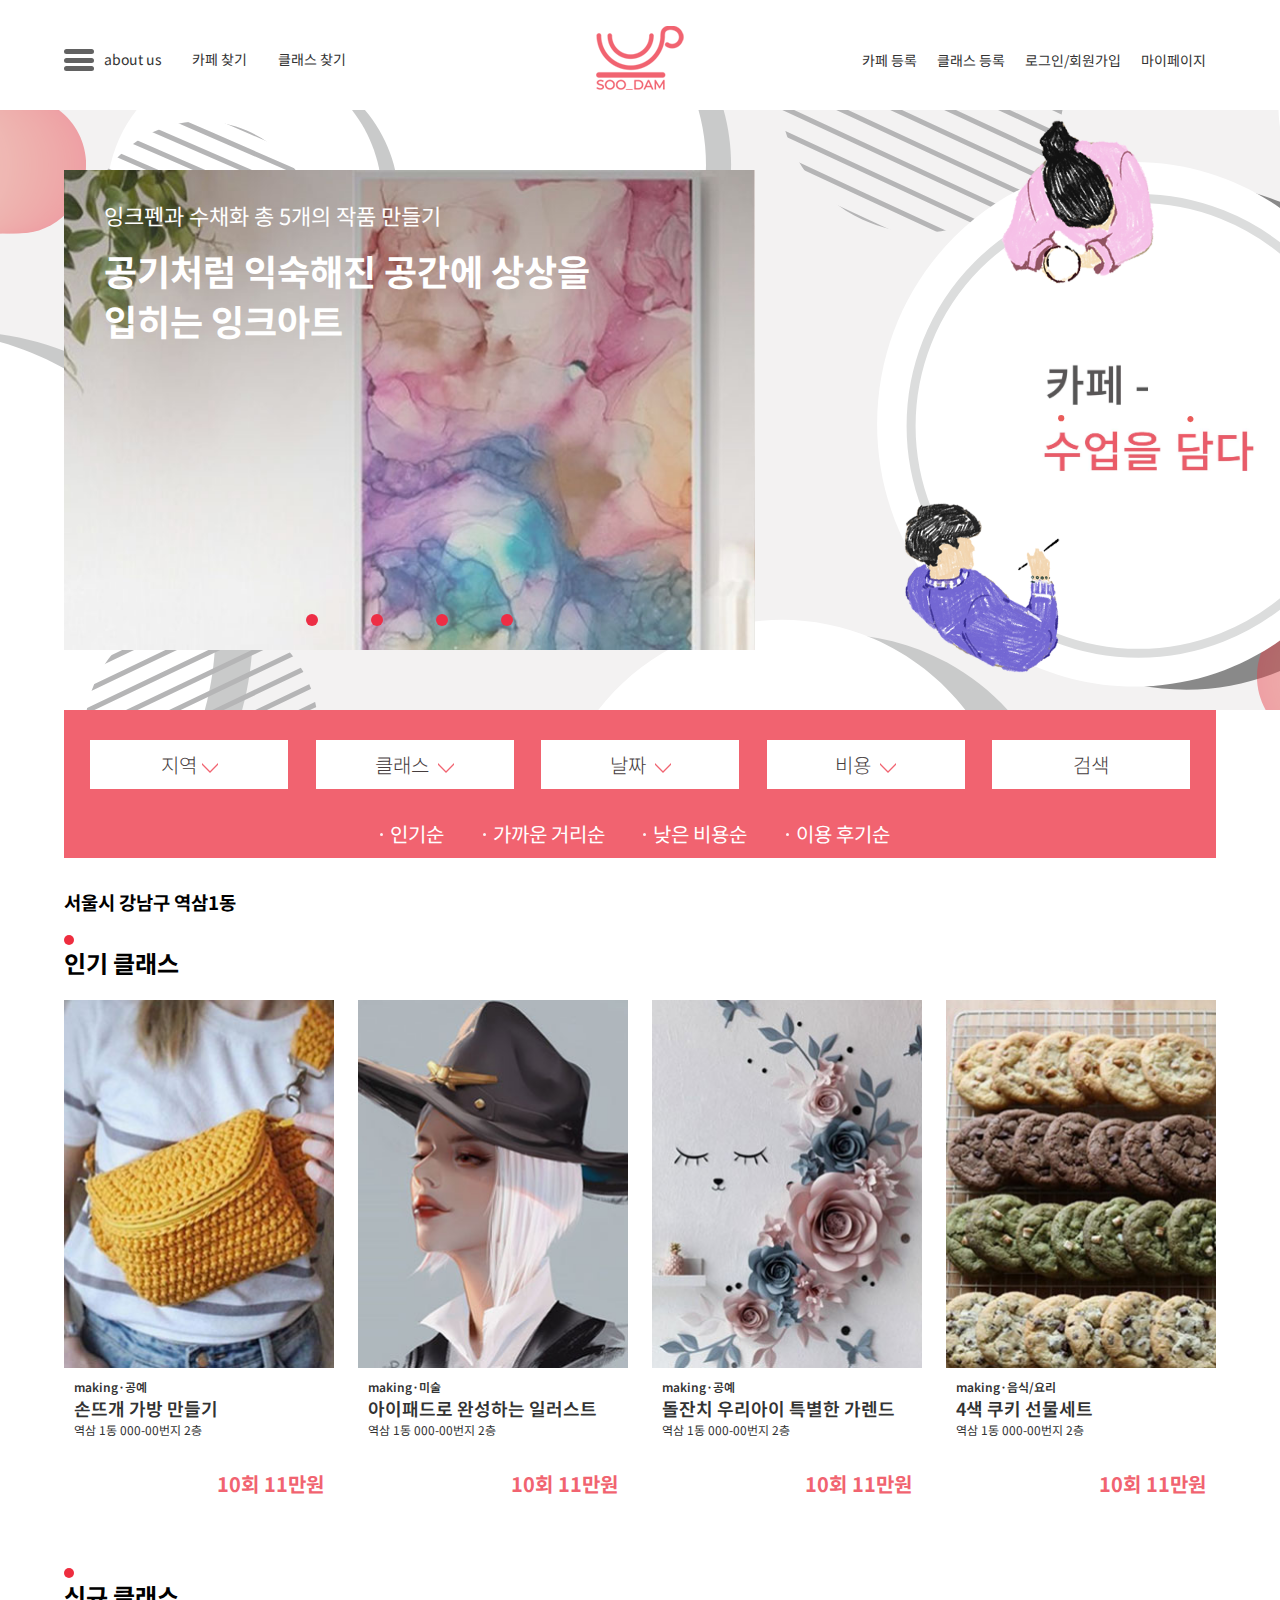
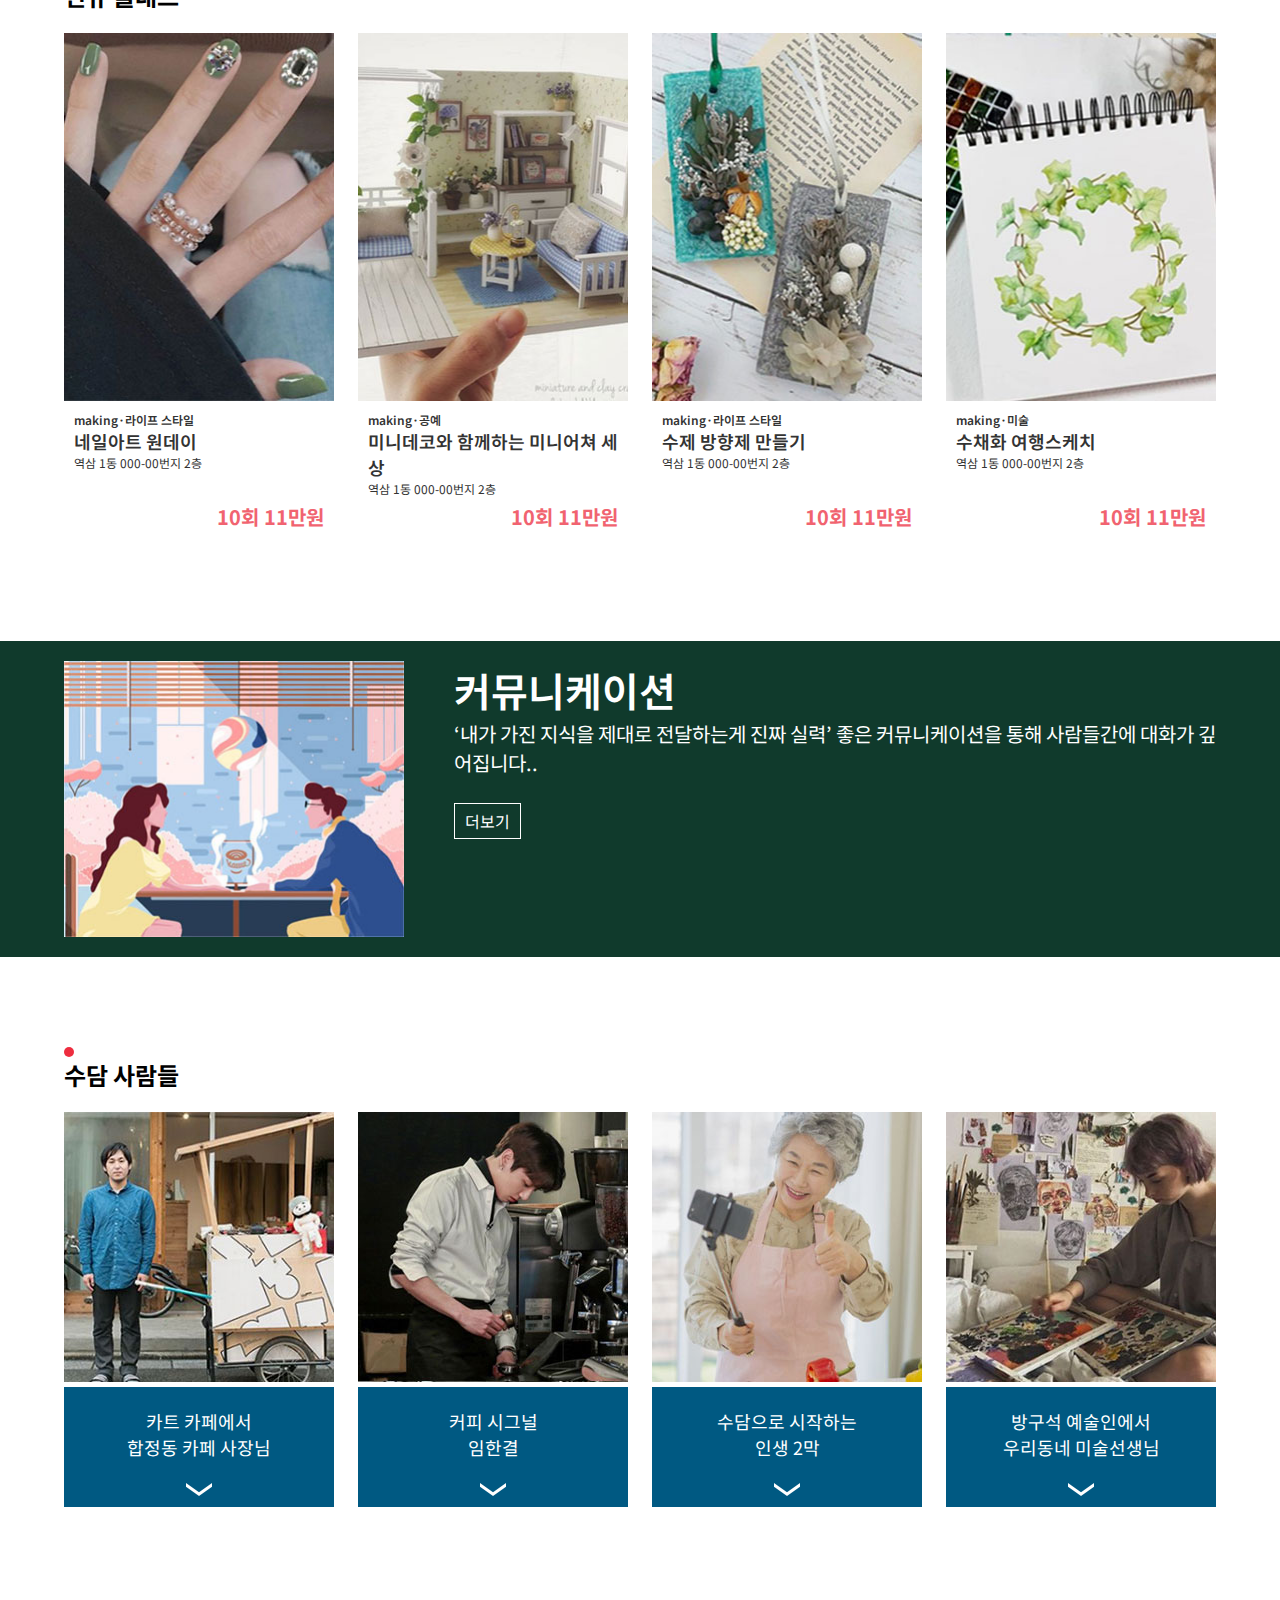
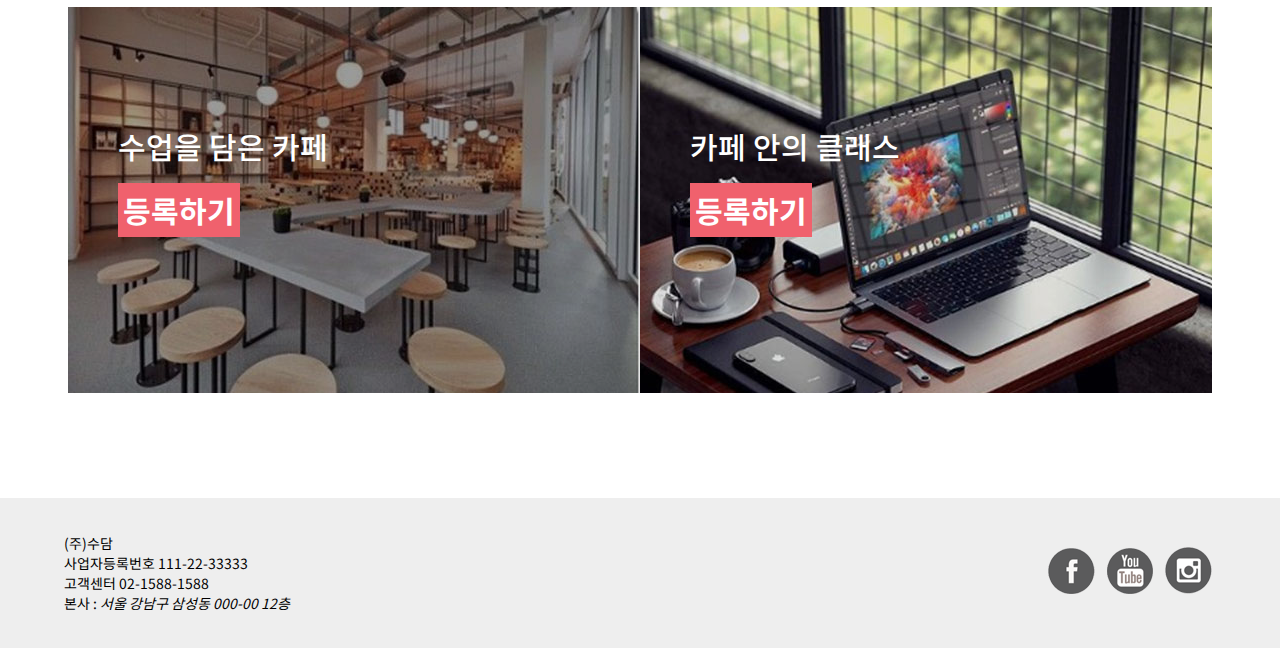
<file: index.html>
<!DOCTYPE html>
<html lang="en">

<head>
    <meta charset="UTF-8">
    <link href="css/index_style.css" rel="stylesheet" type="text/css">
    <title>Soodam</title>
    <link rel="icon" href="img/soodam.ico">
    <meta name="viewport" content="width=device-width, initial-scale=1">

</head>

<body>


    <header>
        <div class="head1">
            <div class="hamburger type1">
                <div class="menu_icon">
                    <span class="border1 border"></span>
                    <span class="border2 border"></span>
                    <span class="border3 border"></span>
                </div>
                <ul>
                    <li>
                        <a href="aboutus.html">about us</a> </li>
                    <li>
                        <a href="classcafe.html">카페 찾기</a>
                    </li>
                    <li>
                        <a href="cafe-class.html">클래스 찾기</a>
                    </li>
                </ul>
            </div>
        </div>


        <div class="head2">
            <a href="">
                <img src="img/logo.png" alt="">
            </a>
        </div>
        <nav class="navi head1">
            <ul>

                <li>
                    <a href="cafeD.html">카페 등록</a>
                </li>
                <li>
                    <a href="classD.html">클래스 등록</a>
                </li>
                <li>
                    <a href="#">로그인/회원가입</a>
                </li>

                <li>
                    <a href="mypage.html">마이페이지</a>
                </li>
            </ul>
        </nav>
    </header>

    <main>
        <div class="main-visual">

            <div class="content">
                <div class="slide">
                    <a href="user-class-detail.html" class="cont">
                        <figure>
                            <img src="img/visual-content.jpg">
                        </figure>
                        <figure>
                            <img src="img/visual-content.jpg">
                        </figure>
                        <figure>
                            <img src="img/visual-content.jpg">
                        </figure>
                        <figure>
                            <img src="img/visual-content.jpg">
                        </figure>
                        <p>잉크펜과 수채화 총 5개의 작품 만들기</p>
                        <p>공기처럼 익숙해진 공간에 상상을
                            입히는 잉크아트 </p>
                    </a>
                    <div class="indi">
                        <a></a>

                        <a></a>

                        <a></a>

                        <a></a>

                    </div>
                </div>
            </div>

        </div>
        
            <div class=search>

                <div class=pink>


                    <div class=white>
                        <ul>
                            <li> <a href="#">
                                    <p>
                                        <span>지역</span><img src="img/pinkarrow.png" alt="">
                                    </p>
                                </a>
                            </li>


                            <li> <a href="#">
                                    <p><span>클래스</span>
                                        <img src="img/pinkarrow.png" alt=""></p>
                                </a></li>
                            <li> <a href="#">
                                    <p><span>날짜</span>
                                        <img src="img/pinkarrow.png" alt=""></p>
                                </a>
                            </li>
                            <li> <a href="#">
                                    <p><span>비용</span>
                                        <img src="img/pinkarrow.png" alt=""></p>
                                </a>
                            </li>
                            <li> <a href="student-class.html">
                                    <p><span>검색</span>
                                    </p>
                                </a>
                            </li>
                        </ul>


                    </div>


                    <div class=order>
                        <ul>
                            <li> <a href="#">
                                    <p>인기순</p><span></span>
                                </a></li>
                            <li> <a href="#">
                                    <p>가까운 거리순</p><span></span>
                                </a></li>
                            <li> <a href="#">
                                    <p>낮은 비용순</p><span></span>
                                </a></li>
                            <li> <a href="#">
                                    <p>이용 후기순</p><span></span>
                                </a></li>

                        </ul>
                    </div>
                </div>
            </div>
        <div class="location">
            <h3>서울시 강남구 역삼1동</h3>
        </div>


        <section class="upper-part">
            <article class="popclass mb50">
                <h2>인기 클래스</h2>
                <div class="row mt20">
                    <div class="card">
                        <a href="user-class-detail.html">
                            <figure>
                                <img src="img/card-1.jpg" alt=""></figure>
                            <div class="mar10 texara">

                                <div class="card-categ"><span>making</span>&#183;<span>공예</span></div>
                                <div class="card-title">손뜨개 가방 만들기</div>
                                <div class="card-location">역삼 1동 000-00번지 2층</div>
                                <div class="card-price">10회 11만원</div>
                            </div>
                        </a>
                    </div>
                    <div class="card">
                        <a href="user-class-detail.html">
                            <figure>
                                <img src="img/card-2.jpg" alt=""></figure>
                            <div class="mar10 texara">

                                <div class="card-categ fsize12"><span>making</span>&#183;<span>미술</span></div>
                                <div class="card-title fsize18">아이패드로 완성하는 일러스트 </div>
                                <div class="card-location fsize12">역삼 1동 000-00번지 2층</div>
                                <div class="card-price fsize20">10회 11만원</div>
                            </div>
                        </a>
                    </div>
                    <div class="card">
                        <a href="user-class-detail.html">
                            <figure>
                                <img src="img/card-3.jpg" alt=""></figure>
                            <div class="mar10 texara">

                                <div class="card-categ fsize12"><span>making</span>&#183;<span>공예</span></div>
                                <div class="card-title fsize18">돌잔치 우리아이 특별한 가렌드</div>
                                <div class="card-location fsize12">역삼 1동 000-00번지 2층</div>
                                <div class="card-price fsize20">10회 11만원</div>
                            </div>
                        </a>
                    </div>
                    <div class="card">
                        <a href="user-class-detail.html">
                            <figure>
                                <img src="img/card-4.jpg" alt=""></figure>
                            <div class="mar10 texara">

                                <div class="card-categ fsize12"><span>making</span>&#183;<span>음식/요리</span></div>
                                <div class="card-title fsize18">4색 쿠키 선물세트</div>
                                <div class="card-location fsize12">역삼 1동 000-00번지 2층</div>
                                <div class="card-price fsize20">10회 11만원</div>
                            </div>
                        </a>
                    </div>
                </div>
            </article>
            <article class="newclass mb50 mt70">
                <h2>신규 클래스</h2>
                <div class="row mt20">
                    <div class="card">

                        <a href="user-class-detail.html">
                            <figure>
                                <img src="img/new-card1.jpg" alt=""></figure>
                            <div class="mar10 texara">

                                <div class="card-categ fsize12"><span>making</span>&#183;<span>라이프 스타일</span></div>
                                <div class="card-title fsize18">네일아트 원데이</div>
                                <div class="card-location fsize12">역삼 1동 000-00번지 2층</div>
                                <div class="card-price fsize20">10회 11만원</div>
                            </div>
                        </a>
                    </div>
                    <div class="card">
                        <a href="user-class-detail.html">
                            <figure>
                                <img src="img/new-card2.jpg" alt=""></figure>
                            <div class="mar10 texara">

                                <div class="card-categ fsize12"><span>making</span>&#183;<span>공예</span></div>
                                <div class="card-title fsize18">미니데코와 함께하는 미니어쳐 세상 </div>
                                <div class="card-location fsize12">역삼 1동 000-00번지 2층</div>
                                <div class="card-price fsize20">10회 11만원</div>
                            </div>
                        </a>
                    </div>
                    <div class="card">
                        <a href="user-class-detail.html">
                            <figure>
                                <img src="img/new-card3.jpg" alt=""></figure>
                            <div class="mar10 texara">

                                <div class="card-categ fsize12"><span>making</span>&#183;<span>라이프 스타일</span></div>
                                <div class="card-title fsize18">수제 방향제 만들기</div>
                                <div class="card-location fsize12">역삼 1동 000-00번지 2층</div>
                                <div class="card-price fsize20">10회 11만원</div>
                            </div>
                        </a>
                    </div>
                    <div class="card">
                        <a href="user-class-detail.html">
                            <figure>
                                <img src="img/new-card4.jpg" alt=""></figure>
                            <div class="mar10 texara">

                                <div class="card-categ fsize12"><span>making</span>&#183;<span>미술</span></div>
                                <div class="card-title fsize18">수채화 여행스케치</div>
                                <div class="card-location fsize12">역삼 1동 000-00번지 2층</div>
                                <div class="card-price fsize20">10회 11만원</div>
                            </div>
                        </a>
                    </div>
                </div>
            </article>
        </section>





        <article class="banner mt100">
            <div class="banner-cont">
                <img src="img/bannerimg.jpg" alt="">
                <div>
                    <p>커뮤니케이션 </p>
                    <p>‘내가 가진 지식을 제대로 전달하는게 진짜 실력’ 좋은 커뮤니케이션을 통해
                        사람들간에 대화가 깊어집니다..</p>
                    <a href=#>더보기</a>
                </div>
            </div>
        </article>

        <section class="lower-part">

            <article class="soo-people mt100">
                <h2>수담 사람들</h2>
                <div class="row mt20">
                    <div class="soo-card">
                        <a href="#">
                            <figure>
                                <img src="img/soope1.jpg" alt=""></figure>
                            <div class="texpe">
                                <p>카트 카페에서
                                    합정동 카페 사장님</p>
                                <img src="img/arrow_bottom.png" alt="">
                            </div>
                        </a>
                    </div>
                    <div class="soo-card">
                        <a href="#">
                            <figure>
                                <img src="img/soope2.jpg" alt=""></figure>
                            <div class="texpe">
                                <p>커피 시그널
                                    임한결</p>
                                <img src="img/arrow_bottom.png" alt="">
                            </div>
                        </a>
                    </div>
                    <div class="soo-card">
                        <a href="#">
                            <figure>
                                <img src="img/soope3.jpg" alt=""></figure>
                            <div class="texpe">
                                <p>수담으로 시작하는
                                    인생 2막</p>
                                <img src="img/arrow_bottom.png" alt="">
                            </div>
                        </a>
                    </div>
                    <div class="soo-card">
                        <a href="#">
                            <figure>
                                <img src="img/soope4.jpg" alt=""></figure>
                            <div class="texpe">
                                <p>방구석 예술인에서
                                    우리동네 미술선생님</p>
                                <img src="img/arrow_bottom.png" alt="">
                            </div>
                        </a>
                    </div>
                </div>
            </article>
            <article class="resi f_center mt100">
                <div class="caferesi">
                    <img src="img/caferesist.jpg" alt="">
                    <div>
                        <p>수업을 담은 카페</p>
                        <a href="cafeD.html">등록하기</a>
                    </div>
                </div>
                <div class="classresi">
                    <img src="img/classresist.jpg" alt="">
                    <div>
                        <p>카페 안의 클래스</p>
                        <a href="classD.html">등록하기</a>
                    </div>
                </div>
            </article>


        </section>

        


    </main>
<footer>


            <div>
                <p> (주)수담
                    사업자등록번호 111-22-33333
                    고객센터 02-1588-1588
                    본사 : <i>서울 강남구 삼성동 000-00 12층</i>
                </p>
                <div>
                    <img src="img/facebook.png" alt="회색 배경에 흰 색의 페이스북 이미지">
                    <img src="img/youtube.png" alt="회색 배경에 흰 색의 유튜브 이미지">
                    <img src="img/instar.png" alt="회색 배경에 흰 색의 인스타 이미지">
                </div>
            </div>

        </footer>
</body></html>
</file>
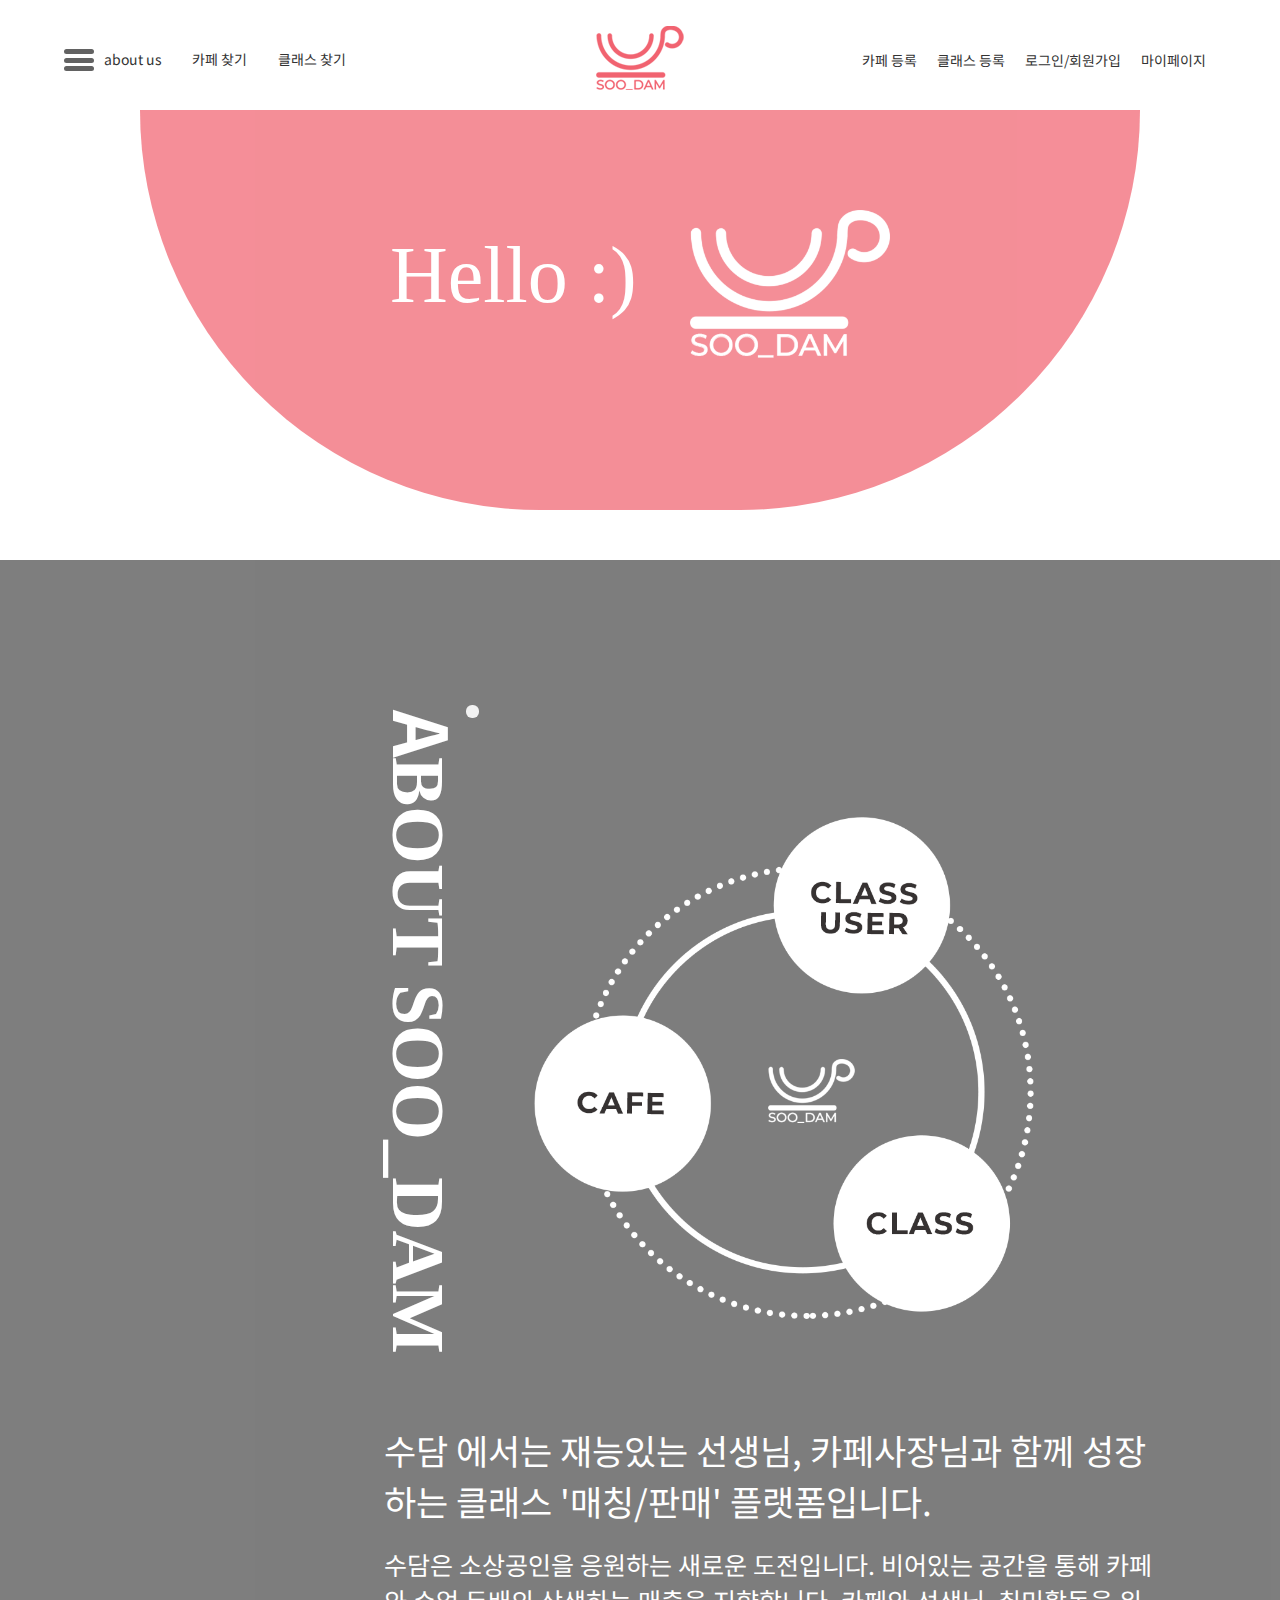
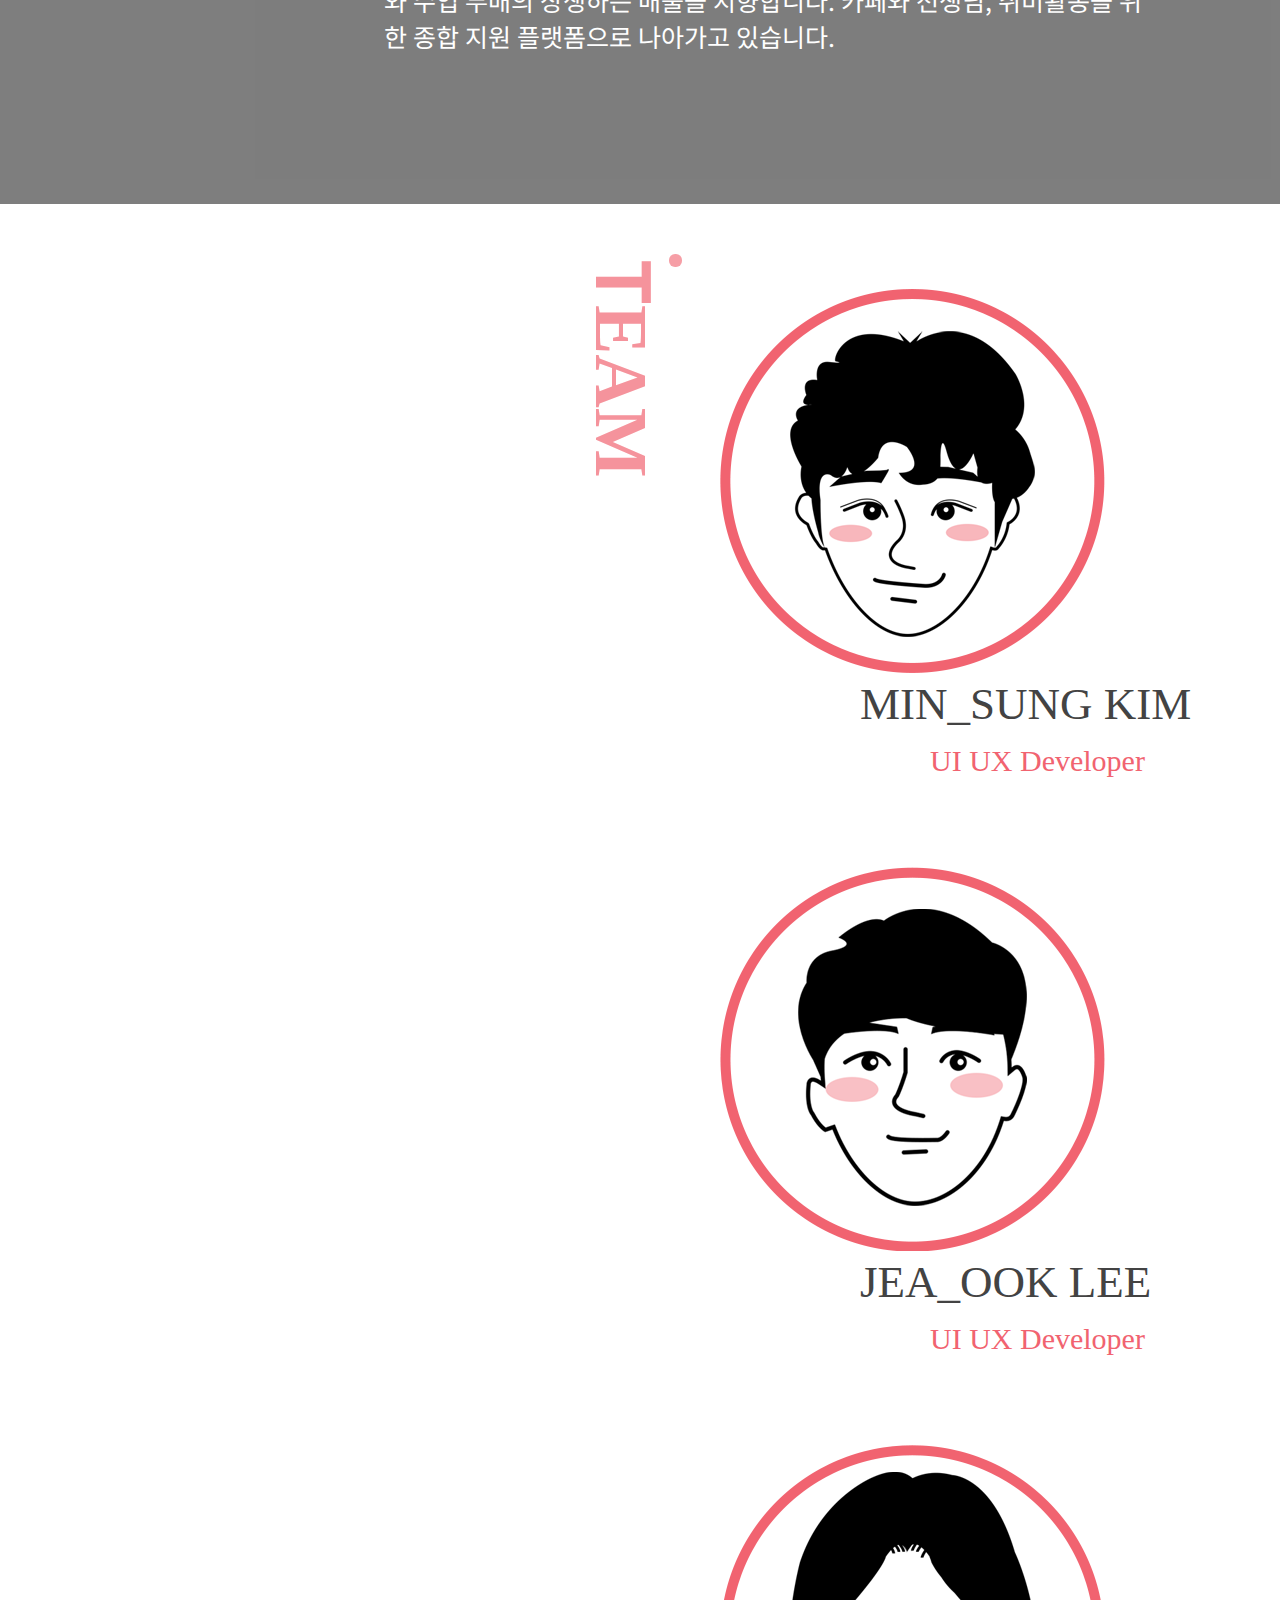
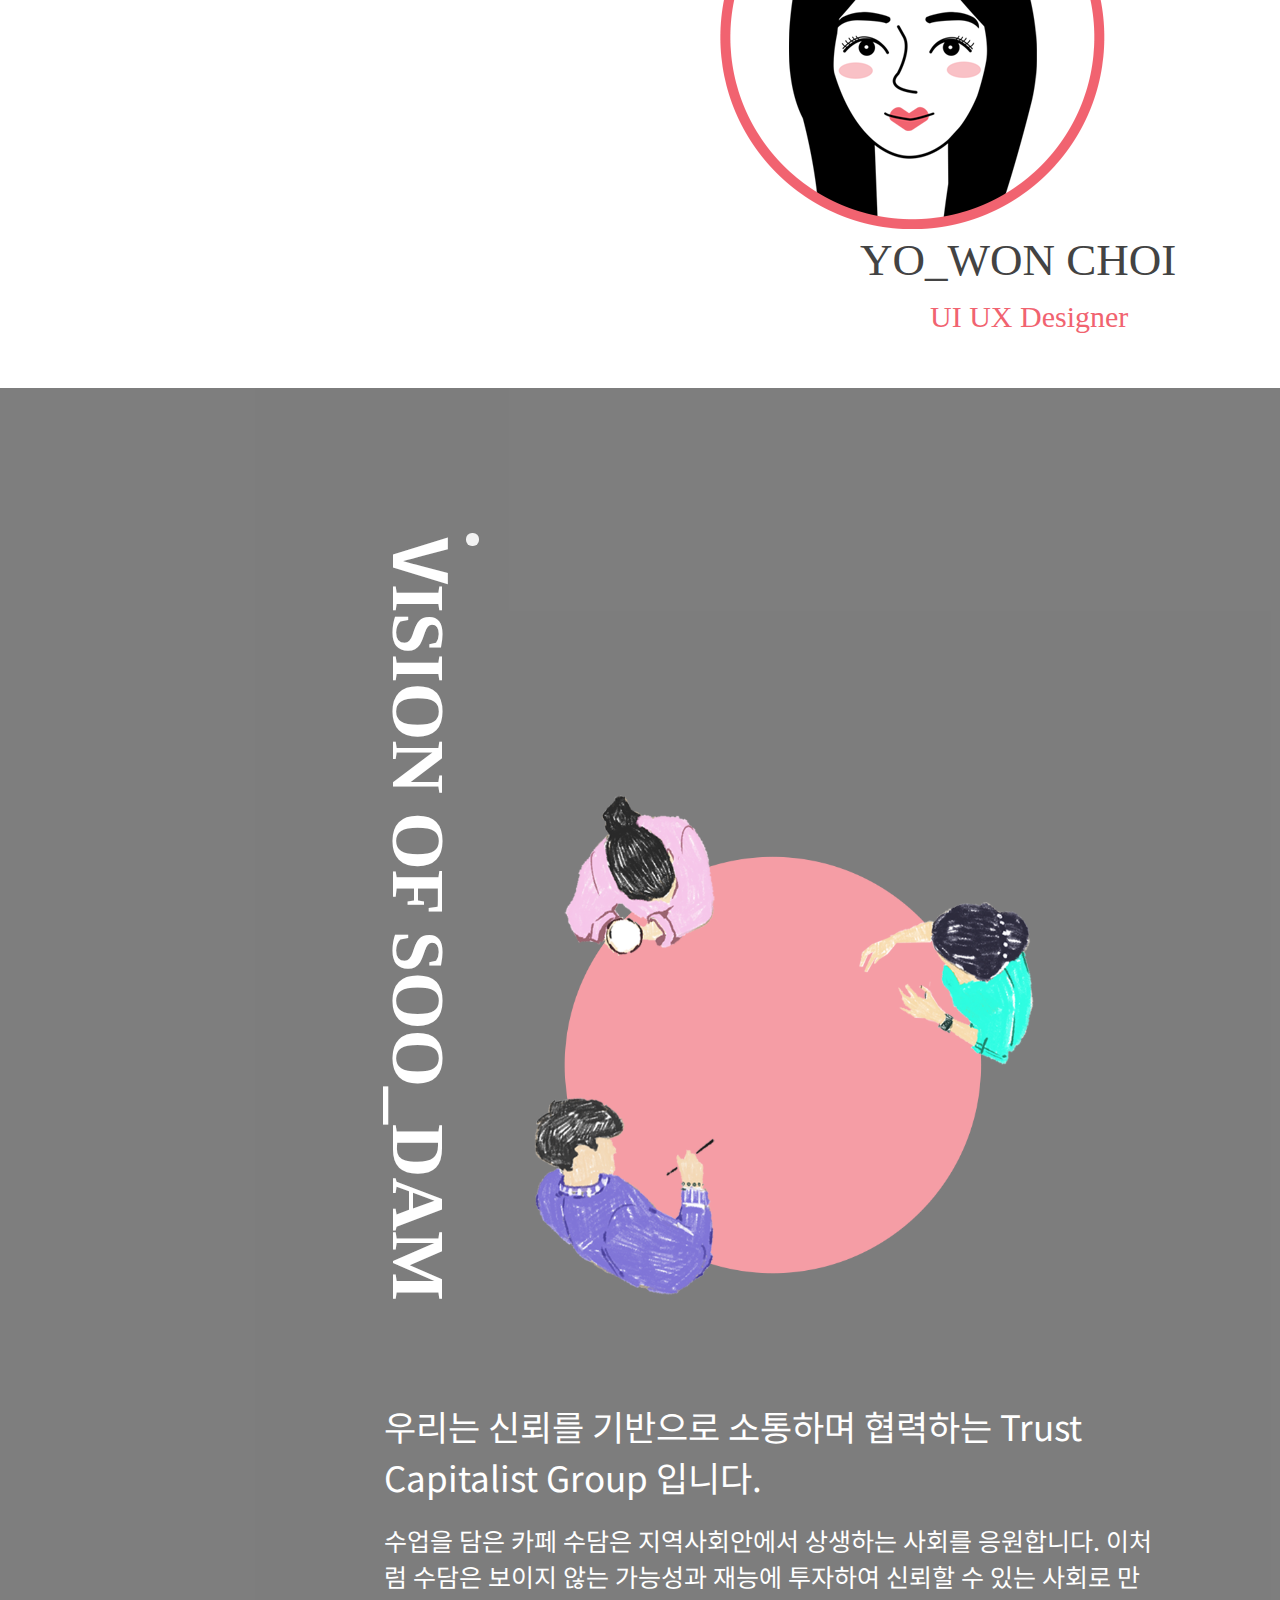
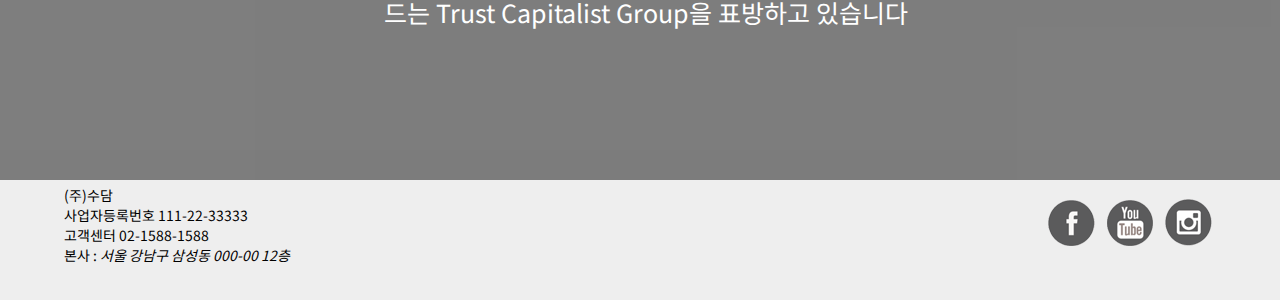
<file: aboutus.html>
<!DOCTYPE html>
<html lang="en">

<head>
    <meta charset="UTF-8">
    <link href="css/aboutus.css" rel="stylesheet" type="text/css">
    <title>Document</title>

    <link rel="icon" href="img/soodam.ico">
    <meta name="viewport" content="width=device-width, initial-scale=1">

</head>

<body>


    <header>
        <div class="head1">
            <div class="hamburger type1">
                <div class="menu_icon">
                    <span class="border1 border"></span>
                    <span class="border2 border"></span>
                    <span class="border3 border"></span>
                </div>
                <ul>
                    <li>
                        <a href="aboutus.html">about us</a> </li>
                    <li>
                        <a href="classcafe.html">카페 찾기</a>
                    </li>
                    <li>
                        <a href="cafe-class.html">클래스 찾기</a>
                    </li>
                </ul>
            </div>
        </div>


        <div class="head2">
            <a href="index.html">
                <img src="img/logo.png" alt="">
            </a>
        </div>
        <nav class="navi head1">
            <ul>

                <li>
                    <a href="cafeD.html">카페 등록</a>
                </li>
                <li>
                    <a href="#">클래스 등록</a>
                </li>
                <li>
                    <a href="#">로그인/회원가입</a>
                </li>

                <li>
                    <a href="mypage.html">마이페이지</a>
                </li>
            </ul>
        </nav>
    </header>


    <main>
        <div class="top">
            <span>
                <p>Hello :)</p>
                <img src="img/logo_white.png" alt="">
            </span>

        </div>



        <div class="about">

            <div class="about01">
                <h1><span>A</span>BOUT SOO_DAM</h1>

                <img src="img/aboutus01.png">  </div>



                <div class="about_text01">
                    <p>수담 에서는
                        재능있는 선생님, 카페사장님과
                        함께 성장하는 클래스 '매칭/판매' 플랫폼입니다.</p>
                    <a>수담은 소상공인을 응원하는 새로운 도전입니다.
                        비어있는 공간을 통해 카페와 수업 두배의 상생하는 매출을 지향합니다.
                        카페와 선생님, 취미활동을 위한 종합 지원 플랫폼으로 나아가고 있습니다.</a>
                </div>
           
        </div>


        <div class="team">

            <h1><span>T</span>EAM</h1>
            <ul>
                <li><img src="img/minsung.png">
                    <p>MIN_SUNG KIM<p><a> UI UX Developer</a>
                </li>
                <li><img src="img/jeaook.png">
                    <p>JEA_OOK LEE<p><a> UI UX Developer</a>
                </li>
                <li><img src="img/yowon.png">
                    <p>YO_WON CHOI<p><a> UI UX Designer</a>
                </li>
            </ul>

        </div>






        <div class="vision">


            <div class=subject>
                <h1><span>V</span>ISION OF SOO_DAM</h1>
                <img src="img/vision.png">

</div>

                <div class="about_text02">
                    <p>우리는 신뢰를 기반으로
                        소통하며 협력하는
                        Trust Capitalist Group 입니다.
                    </p>
                    <a>수업을 담은 카페 수담은 지역사회안에서 상생하는 사회를 응원합니다.
                        이처럼 수담은 보이지 않는 가능성과 재능에 투자하여 신뢰할 수 있는
                        사회로 만드는 Trust Capitalist Group을 표방하고 있습니다</a>
                </div>
            
        </div>

    </main>










    <footer>


        <div>
            <p> (주)수담
                사업자등록번호 111-22-33333
                고객센터 02-1588-1588
                본사 : <i>서울 강남구 삼성동 000-00 12층</i>
            </p>
            <div>
                <img src="img/facebook.png" alt="회색 배경에 흰 색의 페이스북 이미지">
                <img src="img/youtube.png" alt="회색 배경에 흰 색의 유튜브 이미지">
                <img src="img/instar.png" alt="회색 배경에 흰 색의 인스타 이미지">
            </div>
        </div>





    </footer>



</body></html>
</file>
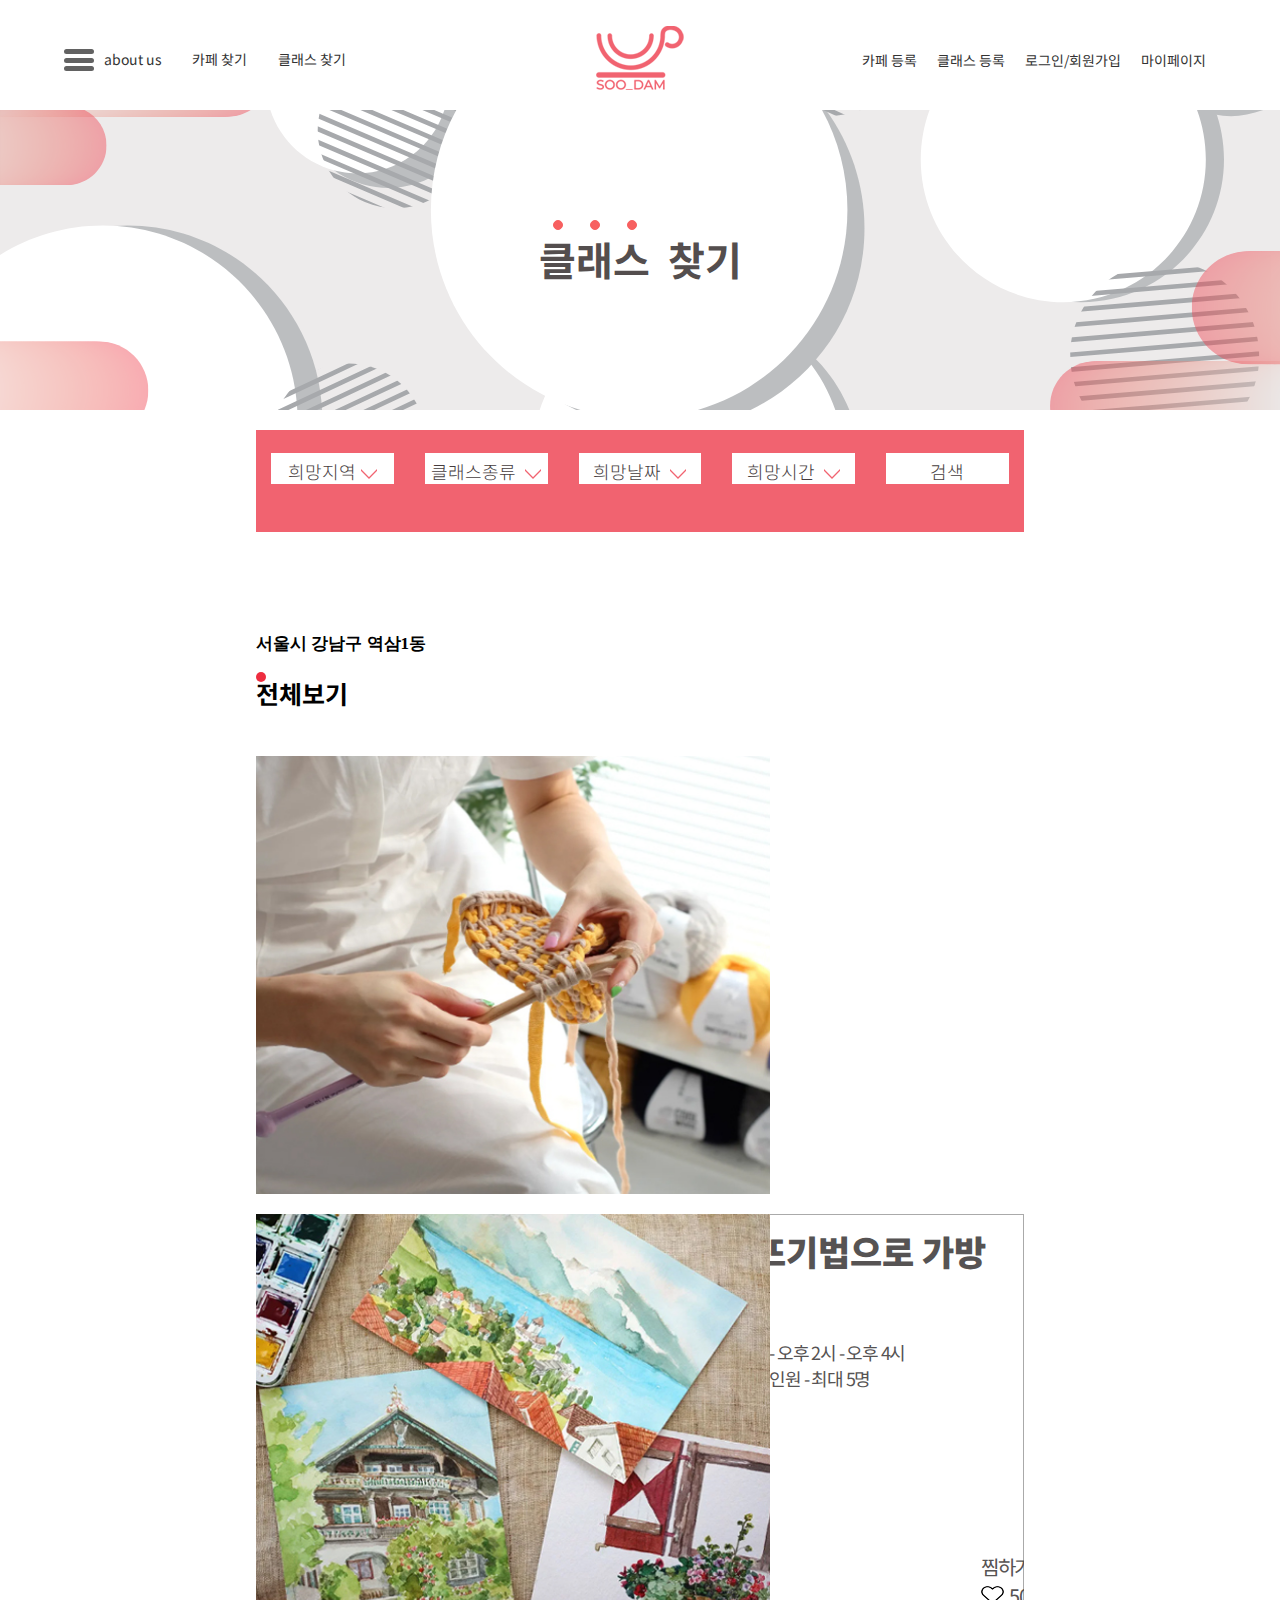
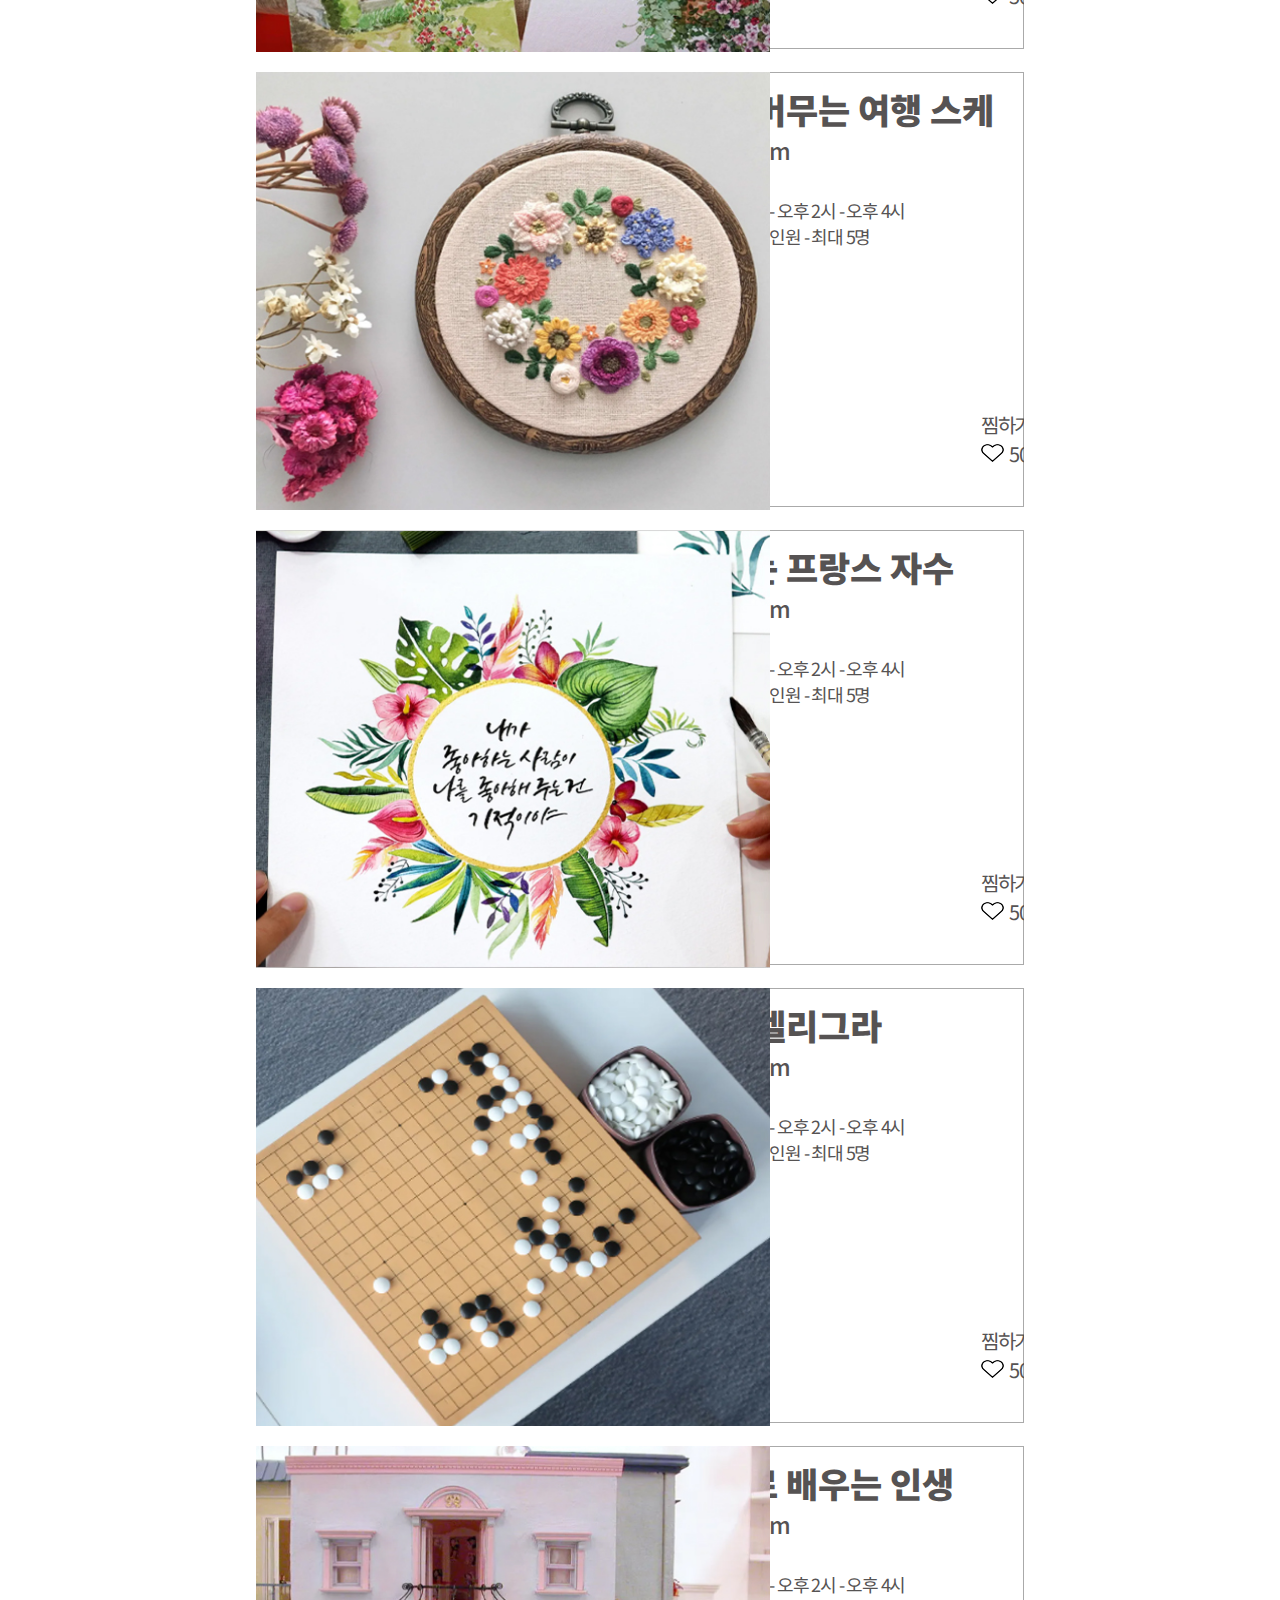
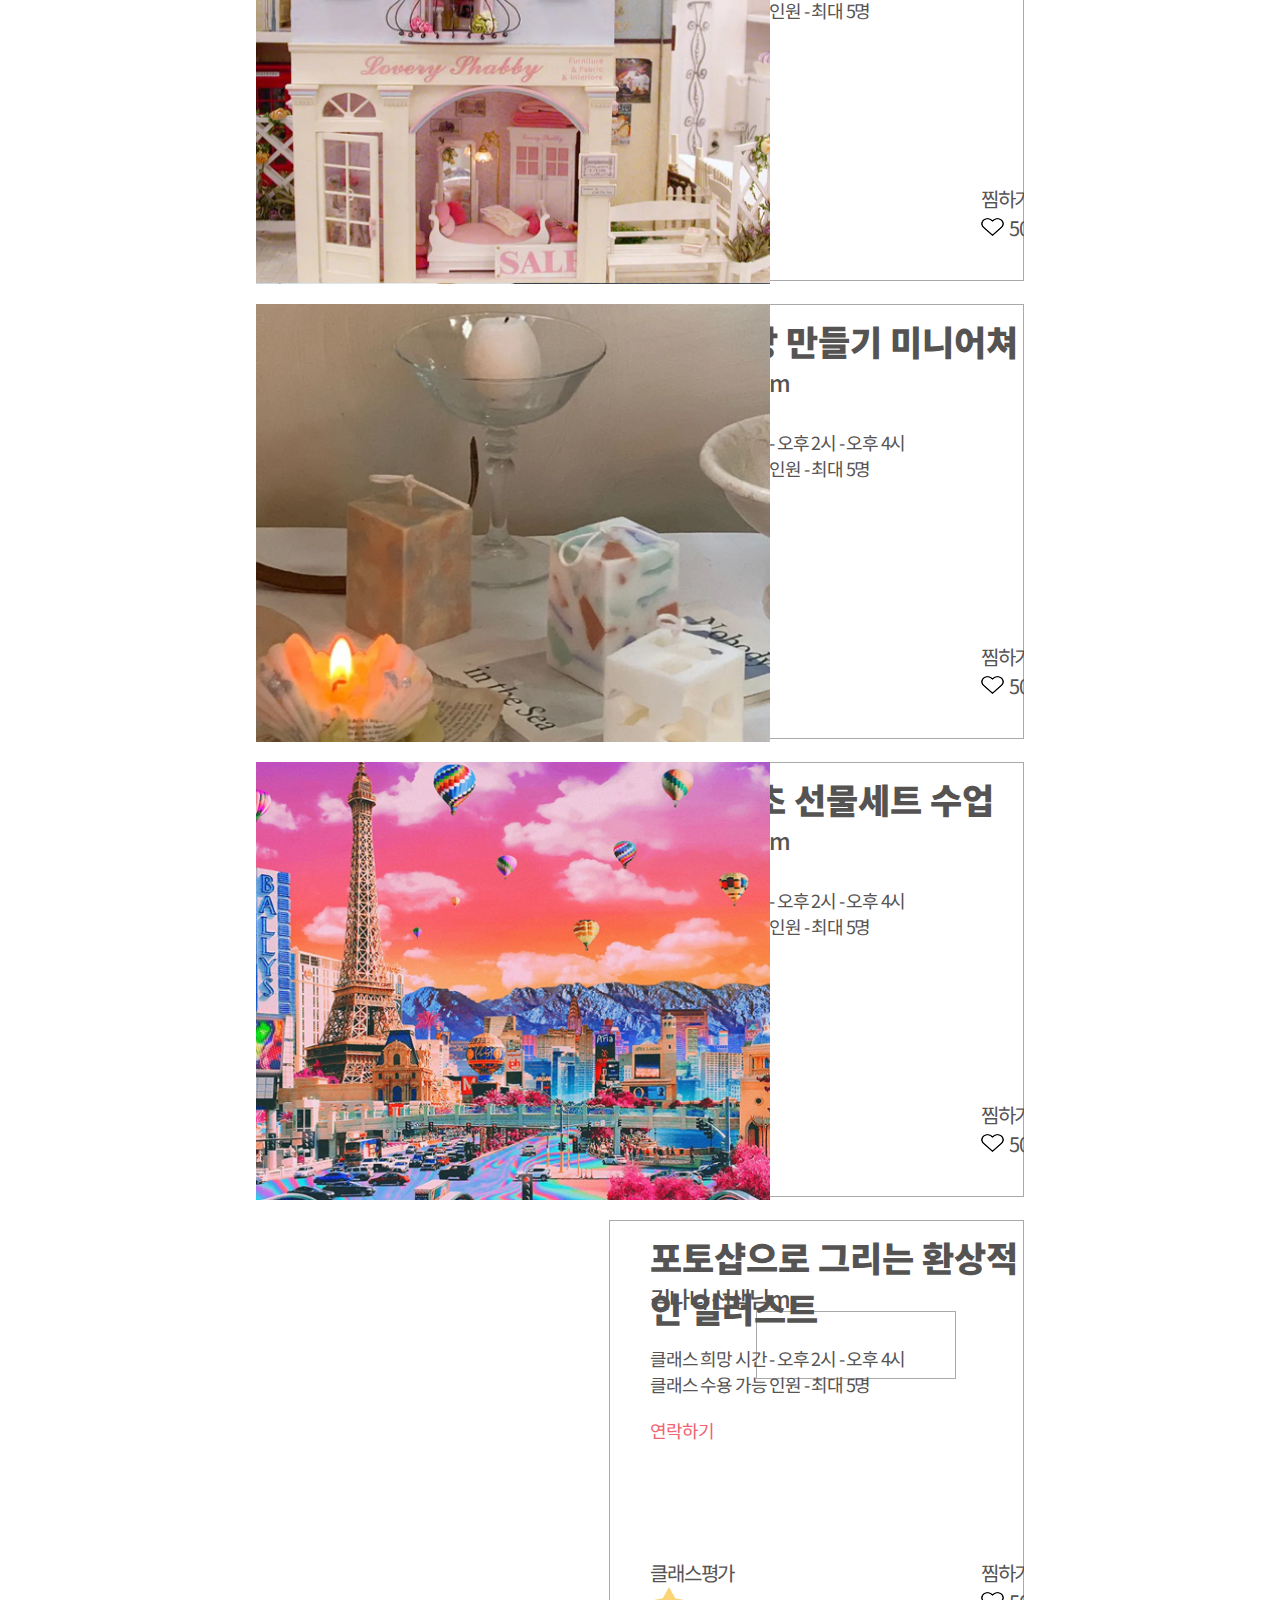
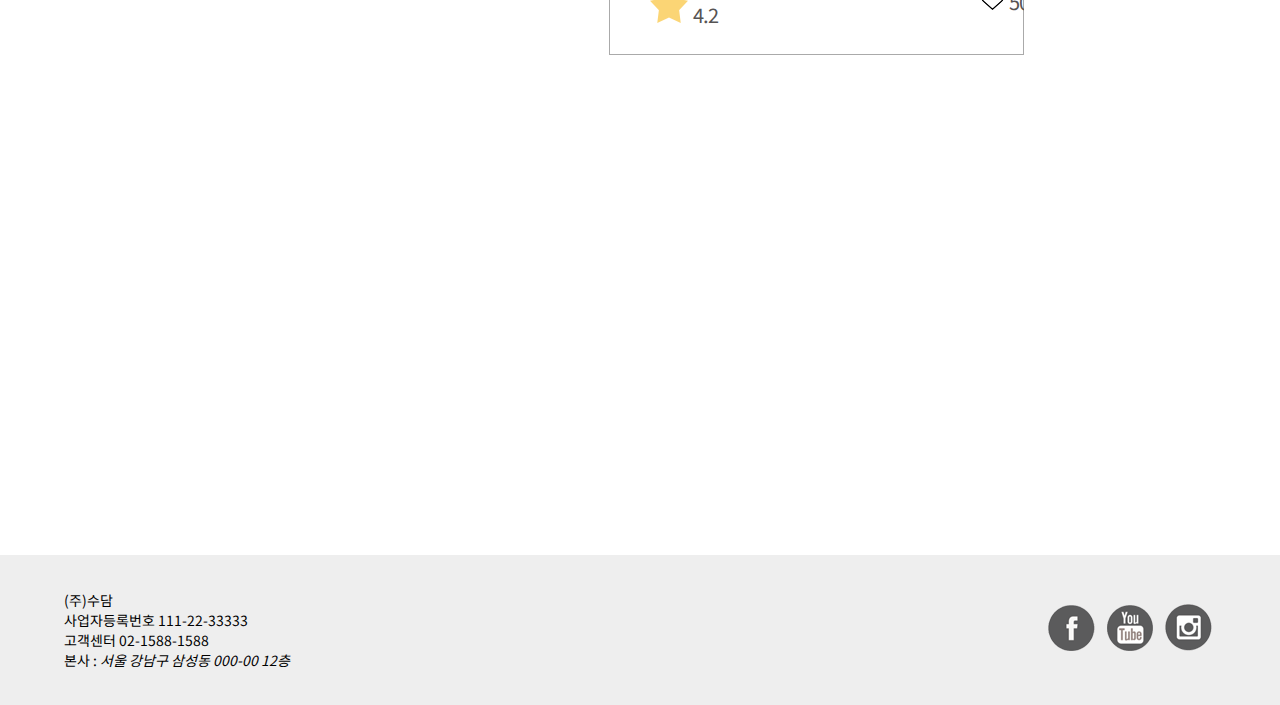
<file: cafe-class.html>
<!DOCTYPE html>
<html lang="en">

<head>
    <meta charset="UTF-8">
    <link href="css/cafe-class.css" rel="stylesheet" type="text/css">
    <title>Soodam</title>

    <link rel="icon" href="img/soodam.ico">
    <meta name="viewport" content="width=device-width, initial-scale=1">

</head>

<body>


    <header>
        <div class="head1">
            <div class="hamburger type1">
                <div class="menu_icon">
                    <span class="border1 border"></span>
                    <span class="border2 border"></span>
                    <span class="border3 border"></span>
                </div>
                <ul>
                    <li>
                        <a href="aboutus.html">about us</a> </li>
                    <li>
                        <a href="classcafe.html">카페 찾기</a>
                    </li>
                    <li>
                        <a href="cafe-class.html">클래스 찾기</a>
                    </li>
                </ul>
            </div>
        </div>


        <div class="head2">
            <a href="index.html">
                <img src="img/logo.png" alt="">
            </a>
        </div>
        <nav class="navi head1">
            <ul>

                <li>
                    <a href="cafeD.html">카페 등록</a>
                </li>
                <li>
                    <a href="classD.html">클래스 등록</a>
                </li>
                <li>
                    <a href="#">로그인/회원가입</a>
                </li>

                <li>
                    <a href="mypage.html">마이페이지</a>
                </li>
            </ul>
        </nav>
    </header>

    <main>
        <div class="visual">

            <img src="img/sub_background.svg" alt="물방울 11개 큰것 2개 중간 것 4개 작은것 5개">
            <p>
                <span>클</span><span>래</span><span>스</span>&nbsp;&nbsp;찾기</p>
        </div>

    </main>

    <div class=search>

        <div class=pink>


            <div class=white>
                <ul>
                    <li> <a href="#">
                            <p>
                                <span>희망지역</span><img src="img/pinkarrow.png" alt="">
                            </p>
                        </a>
                    </li>


                    <li> <a href="#">
                            <p><span>클래스종류</span>
                                <img src="img/pinkarrow.png" alt=""></p>
                        </a></li>
                    <li> <a href="#">
                            <p><span>희망날짜</span>
                                <img src="img/pinkarrow.png" alt=""></p>
                        </a>
                    </li>
                    <li> <a href="#">
                            <p><span>희망시간</span>
                                <img src="img/pinkarrow.png" alt=""></p>
                        </a>
                    </li>
                    <li> <a href="#">
                            <p><span>검색</span>
                            </p>
                        </a>
                    </li>
                </ul>


            </div>


        </div>

    </div>





    <section class="upper-part">
        <article class="cafe_list_all">
            <h1>서울시 강남구 역삼1동</h1>
            <h2>전체보기</h2>

            <div class="card1">
                <div class="card">
                    <a href="user-class-detail.html">
                        <figure>
                            <img src="img/class01.jpg">
                        </figure>
                    </a>
                </div>


                <div class="card_text">
                    <div class="text1">아프간 뜨기법으로 가방 만들기</div>
                    <div class="text2">김나나 선생님</div>
                    <div class="text3">클래스 희망 시간 - 오후 2시 - 오후 4시
                        클래스 수용 가능 인원 - 최대 5명
                    </div>

                    <div class="text4">연락하기<br>

                    </div>

                    <div class="text5">

                        <ul>

                            <li>
                                <p>클래스평가</p>
                                <img src="img/star.png"><a>4.2</a>
                            </li>

                            <li>
                                <p>찜하기</p>
                                <img src="img/heart.png"><a>50명</a>
                            </li>

                        </ul>
                    </div>
                </div>


            </div>



            <div class="card2">
                <div class="card">
                    <a href="user-class-detail.html">
                        <figure>
                            <img src="img/class02.jpg">
                        </figure>
                    </a>
                </div>


                <div class="card_text">
                    <div class="text1">시선이 머무는 여행 스케치</div>
                    <div class="text2">김나나 선생님m</div>
                    <div class="text3">클래스 희망 시간 - 오후 2시 - 오후 4시
                        클래스 수용 가능 인원 - 최대 5명
                    </div>

                    <div class="text4">연락하기

                    </div>

                    <div class="text5">

                        <ul>

                            <li>
                                <p>클래스평가</p>
                                <img src="img/star.png"><a>4.2</a>

                            </li>

                            <li>
                                <p>찜하기</p>
                                <img src="img/heart.png"><a>50명</a>


                            </li>


                        </ul>
                    </div>
                </div>

            </div>



            <div class="card3">
                <div class="card">
                    <a href="user-class-detail.html">
                        <figure>
                            <img src="img/class03.jpg">
                        </figure>
                    </a>
                </div>


                <div class="card_text">
                    <div class="text1">꽃을담는 프랑스 자수</div>
                    <div class="text2">김나나 선생님m</div>
                    <div class="text3">클래스 희망 시간 - 오후 2시 - 오후 4시
                        클래스 수용 가능 인원 - 최대 5명
                    </div>

                    <div class="text4">연락하기

                    </div>

                    <div class="text5">

                        <ul>

                            <li>
                                <p>클래스평가</p>
                                <img src="img/star.png"><a>4.2</a>
                            </li>
                            <li>
                                <p>찜하기</p>
                                <img src="img/heart.png"><a>50명</a>

                            </li>

                        </ul>
                    </div>
                </div>

            </div>

            <div class="card4">
                <div class="card">
                    <a href="user-class-detail.html">
                        <figure>
                            <img src="img/class04.jpg">
                        </figure>
                    </a>
                </div>


                <div class="card_text">
                    <div class="text1">수채화 켈리그라</div>
                    <div class="text2">김나나 선생님m</div>
                    <div class="text3">클래스 희망 시간 - 오후 2시 - 오후 4시
                        클래스 수용 가능 인원 - 최대 5명
                    </div>

                    <div class="text4">연락하기

                    </div>

                    <div class="text5">

                        <ul>

                            <li>
                                <p>클래스평가</p>
                                <img src="img/star.png"><a>4.2</a>
                            </li>
                            <li>
                                <p>찜하기</p>
                                <img src="img/heart.png"><a>50명</a>

                            </li>

                        </ul>
                    </div>
                </div>

            </div>


            <div class="card5">
                <div class="card">
                    <a href="user-class-detail.html">
                        <figure>
                            <img src="img/class05.jpg">
                        </figure>
                    </a>
                </div>


                <div class="card_text">
                    <div class="text1">바둑으로 배우는 인생</div>
                    <div class="text2">김나나 선생님m</div>
                    <div class="text3">클래스 희망 시간 - 오후 2시 - 오후 4시
                        클래스 수용 가능 인원 - 최대 5명
                    </div>

                    <div class="text4">연락하기

                    </div>

                    <div class="text5">

                        <ul>

                            <li>
                                <p>클래스평가</p>
                                <img src="img/star.png"><a>4.2</a>
                            </li>
                            <li>
                                <p>찜하기</p>
                                <img src="img/heart.png"><a>50명</a>

                            </li>

                        </ul>
                    </div>
                </div>
            </div>

            <div class="card6">
                <div class="card">
                    <a href="user-class-detail.html">
                        <figure>
                            <img src="img/class06.jpg">
                        </figure>
                    </a>
                </div>


                <div class="card_text">
                    <div class="text1">작은세상 만들기 미니어쳐</div>
                    <div class="text2">김나나 선생님m</div>
                    <div class="text3">클래스 희망 시간 - 오후 2시 - 오후 4시
                        클래스 수용 가능 인원 - 최대 5명
                    </div>

                    <div class="text4">연락하기

                    </div>

                    <div class="text5">

                        <ul>

                            <li>
                                <p>클래스평가</p>
                                <img src="img/star.png"><a>4.2</a>
                            <li>
                            <li>
                                <p>찜하기</p>
                                <img src="img/heart.png"><a>50명</a>

                            </li>

                        </ul>
                    </div>
                </div>

            </div>

            <div class="card7">
                <div class="card">
                    <a href=".html">
                        <figure>
                            <img src="img/class07.jpg">
                        </figure>
                    </a>
                </div>


                <div class="card_text">
                    <div class="text1">수제 향초 선물세트 수업</div>
                    <div class="text2">김나나 선생님m</div>
                    <div class="text3">클래스 희망 시간 - 오후 2시 - 오후 4시
                        클래스 수용 가능 인원 - 최대 5명
                    </div>

                    <div class="text4">연락하기

                    </div>

                    <div class="text5">

                        <ul>

                            <li>
                                <p>클래스평가</p>
                                <img src="img/star.png"><a>4.2</a>
                            </li>
                            <li>
                                <p>찜하기</p>
                                <img src="img/heart.png"><a>50명</a>

                            </li>

                        </ul>
                    </div>
                </div>
            </div>

            <div class="card8">
                <div class="card">
                    <a href="user-class-detail.html">
                        <figure>
                            <img src="img/class08.jpg">
                        </figure>
                    </a>
                </div>


                <div class="card_text">
                    <div class="text1">포토샵으로 그리는 환상적인 일러스트</div>
                    <div class="text2">김나나 선생님m</div>
                    <div class="text3">클래스 희망 시간 - 오후 2시 - 오후 4시
                        클래스 수용 가능 인원 - 최대 5명
                    </div>

                    <div class="text4">연락하기

                    </div>

                    <div class="text5">

                        <ul>

                            <li>
                                <p>클래스평가</p>
                                <img src="img/star.png"><a>4.2</a>
                            </li>
                            <li>
                                <p>찜하기</p>
                                <img src="img/heart.png"><a>50명</a>

                            </li>

                        </ul>
                    </div>
                </div>
            </div>



        </article>

        <div class=more>
            <p>더보기</p>
            <img src="img/arrow_bottom_gray.png">

        </div>

    </section>


    <footer>


        <div>
            <p> (주)수담
                사업자등록번호 111-22-33333
                고객센터 02-1588-1588
                본사 : <i>서울 강남구 삼성동 000-00 12층</i>
            </p>
            <div>
                <img src="img/facebook.png" alt="회색 배경에 흰 색의 페이스북 이미지">
                <img src="img/youtube.png" alt="회색 배경에 흰 색의 유튜브 이미지">
                <img src="img/instar.png" alt="회색 배경에 흰 색의 인스타 이미지">
            </div>
        </div>





    </footer>



</body>

</html>
</file>
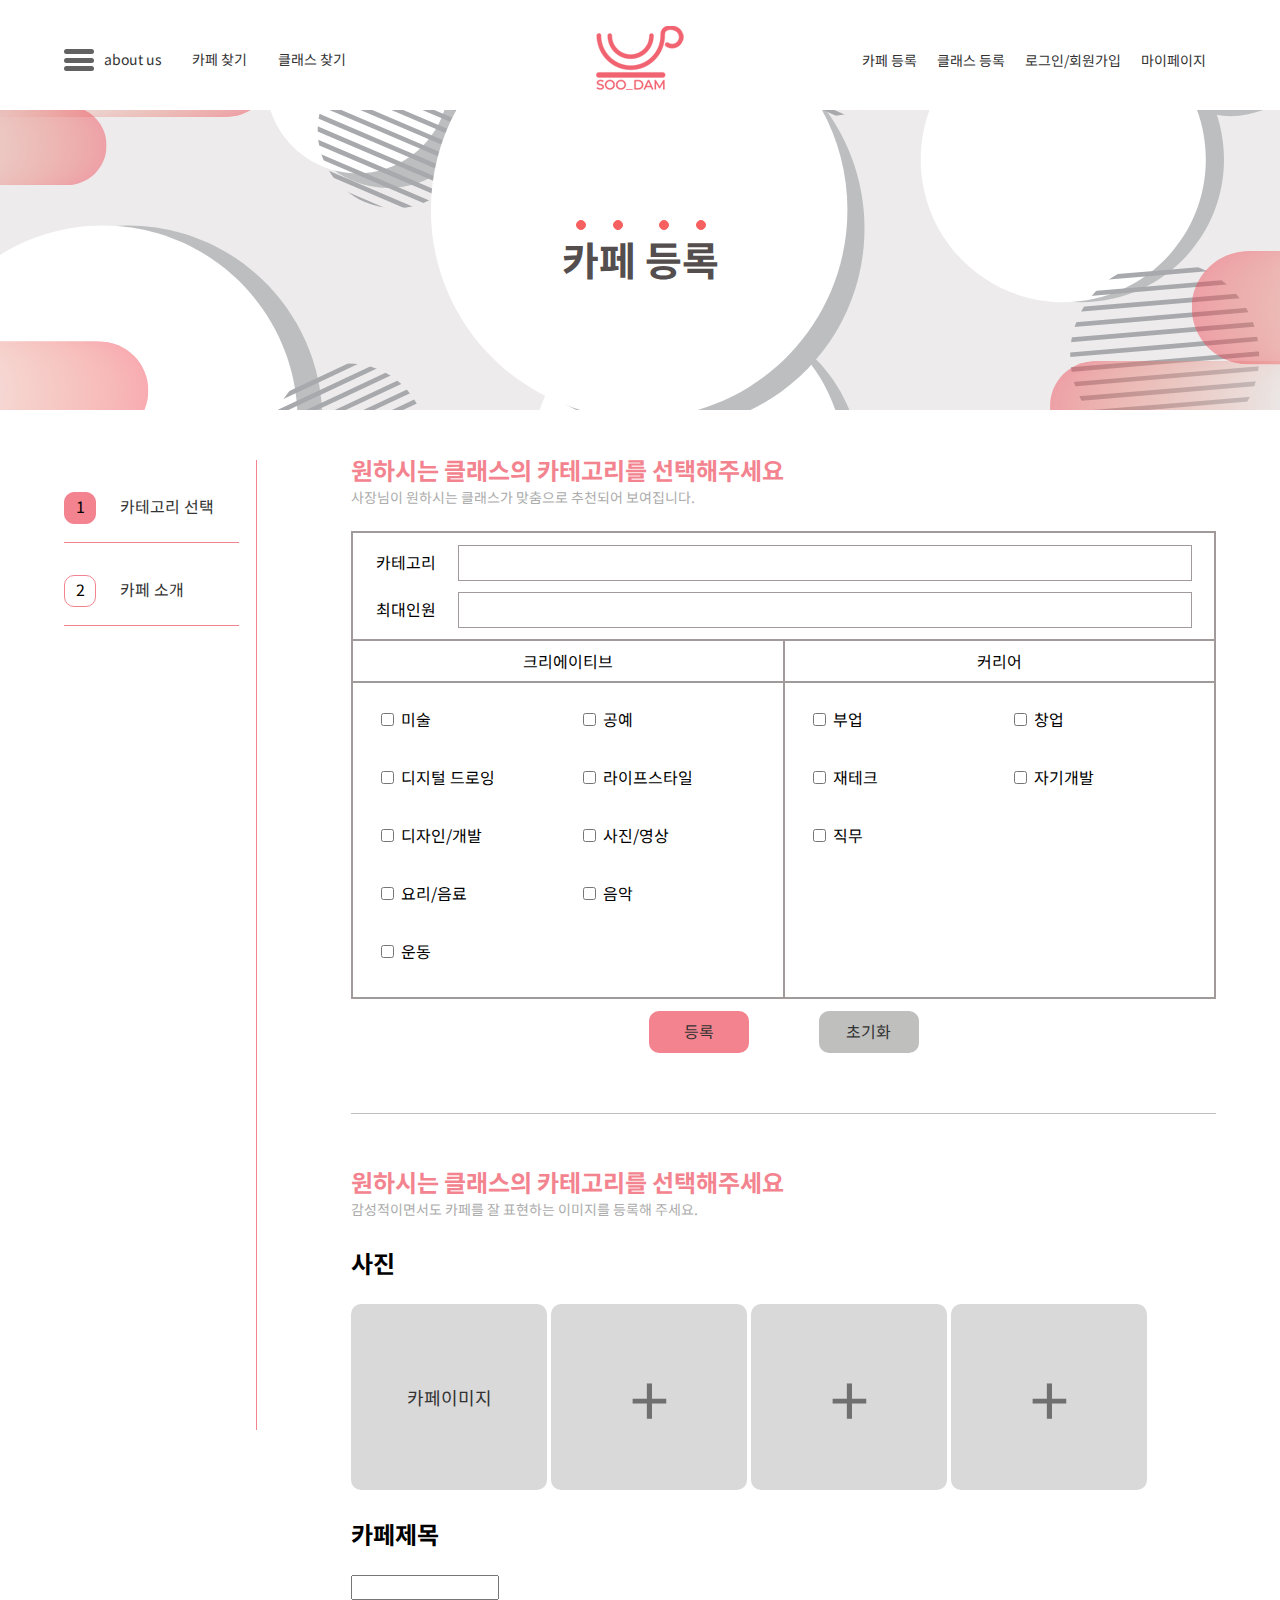
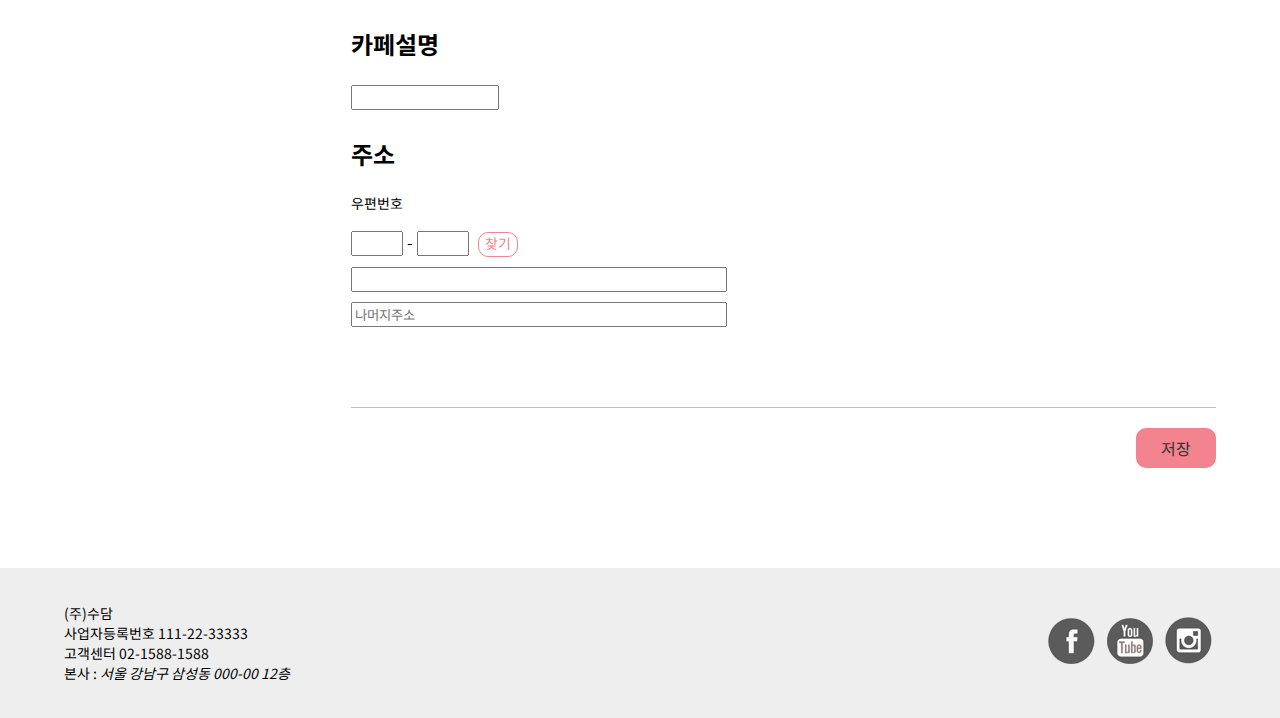
<file: cafeD.html>
<!DOCTYPE html>
<html lang="en">

<head>
    <meta charset="UTF-8">
    <link href="css/cafeD.css" rel="stylesheet" type="text/css">
    <title>Soodam</title>
    
    <link rel="icon" href="img/soodam.ico">
    <meta name="viewport" content="width=device-width, initial-scale=1">

</head>

<body>

    <header>
        <div class="head1">
            <div class="hamburger type1">
                <div class="menu_icon">
                    <span class="border1 border"></span>
                    <span class="border2 border"></span>
                    <span class="border3 border"></span>
                </div>
                <ul>
                    <li>
                        <a href="aboutus.html">about us</a> </li>
                    <li>
                        <a href="classcafe.html">카페 찾기</a>
                    </li>
                    <li>
                        <a href="cafe-class.html">클래스 찾기</a>
                    </li>
                </ul>
            </div>
        </div>


        <div class="head2">
            <a href="index.html">
                <img src="img/logo.png" alt="">
            </a>
        </div>
        <nav class="navi head1">
            <ul>

                <li>
                    <a href="cafeD.html">카페 등록</a>
                </li>
                <li>
                    <a href="classD.html">클래스 등록</a>
                </li>
                <li>
                    <a href="#">로그인/회원가입</a>
                </li>

                <li>
                    <a href="mypage.html">마이페이지</a>
                </li>
            </ul>
        </nav>
    </header>

    <main>
        <div class="visual">
            <img src="img/sub_background.svg" alt="물방울 11개 큰것 2개 중간 것 4개 작은것 5개">
            <p>
                <span>카</span><span>페</span> <span>등</span><span>록</span>
            </p>
        </div>
        
    <div class="contents">
        <div class="side_menu">
            <ul>
                <li><span class="click">1</span> <a href="#">카테고리 선택</a></li>
                <li><span>2</span> <a href="#">카페 소개</a></li>
            </ul>
        </div>
        
        <div class="con1">
            <div class="category">
                <h2>원하시는 클래스의 카테고리를 선택해주세요</h2>
                <p>사장님이 원하시는 클래스가 맞춤으로 추천되어 보여집니다.</p>
                <table class="check">
                    <tr class="cate1">
                        <td colspan="2">
                            <p>카테고리<input type="search"></p>
                            <p>최대인원<input type="search"></p>
                        </td>
                    </tr>
                    <tr class="cate2">
                        <td>크리에이티브</td>
                        <td>커리어</td>
                    </tr>
                    <tr class="cate3">
                        <td>
                            <table>
                                <tr>
                                    <td><input type="checkbox"> 미술</td>
                                    <td><input type="checkbox"> 공예</td>
                                </tr>
                                <tr>
                                    <td><input type="checkbox"> 디지털 드로잉</td>
                                    <td><input type="checkbox"> 라이프스타일</td>
                                </tr>
                                <tr>
                                    <td><input type="checkbox"> 디자인/개발</td>
                                    <td><input type="checkbox"> 사진/영상</td>
                                </tr>
                                <tr>
                                    <td><input type="checkbox"> 요리/음료</td>
                                    <td><input type="checkbox"> 음악</td>
                                </tr>
                                <tr>
                                    <td><input type="checkbox"> 운동</td>
                                </tr>
                            </table>
                        </td>
                        
                        
                        <td>
                            <table>
                                <tr>
                                    <td><input type="checkbox"> 부업</td>
                                    <td><input type="checkbox"> 창업</td>
                                </tr>
                                <tr>
                                    <td><input type="checkbox"> 재테크</td>
                                    <td><input type="checkbox"> 자기개발</td>
                                </tr>
                                <tr>
                                    <td><input type="checkbox"> 직무</td>
                                    
                                </tr>
                              
                            </table>
                        </td>
                    </tr>
                    
                </table>
                <div class="btn">
                <a href="#">등록</a> <a href="#">초기화</a>
                </div>
            </div>
            
            <div class="con2">
            <h2>원하시는 클래스의 카테고리를 선택해주세요</h2>
            <p>감성적이면서도 카페를 잘 표현하는 이미지를 등록해 주세요.</p>
            <div class="photo">
                <h3>사진</h3>
                <a href="#">카페이미지</a>
                <a href="#" class="add">+</a>
                <a href="#" class="add">+</a>
                <a href="#" class="add">+</a>
            </div>
            <div class="cafe_t">
                <h3>카페제목</h3>
                <input type="text">
            </div>
            <div class="cafe_ex">
                <h3>카페설명</h3>
                <input type="text">
            </div>
            <div class="juso">
                <h3>주소</h3>
                <p>우편번호</p>
                <input type="text" class="short"> - <input type="text" class="short"> <a href="#">찾기</a>
                <div><input type="text"></div> 
                <div><input type="text" placeholder="나머지주소"></div>
            </div>
        </div>
         <div class="save">
               <a href="#">저장</a>
           </div>
        </div>
    </div>

    </main>

    <footer>


        <div>
            <p> (주)수담
                사업자등록번호 111-22-33333
                고객센터 02-1588-1588
                본사 : <i>서울 강남구 삼성동 000-00 12층</i>
            </p>
            <div>
                <img src="img/facebook.png" alt="회색 배경에 흰 색의 페이스북 이미지">
                <img src="img/youtube.png" alt="회색 배경에 흰 색의 유튜브 이미지">
                <img src="img/instar.png" alt="회색 배경에 흰 색의 인스타 이미지">
            </div>
        </div>

    </footer>


</body>

</html>
</file>
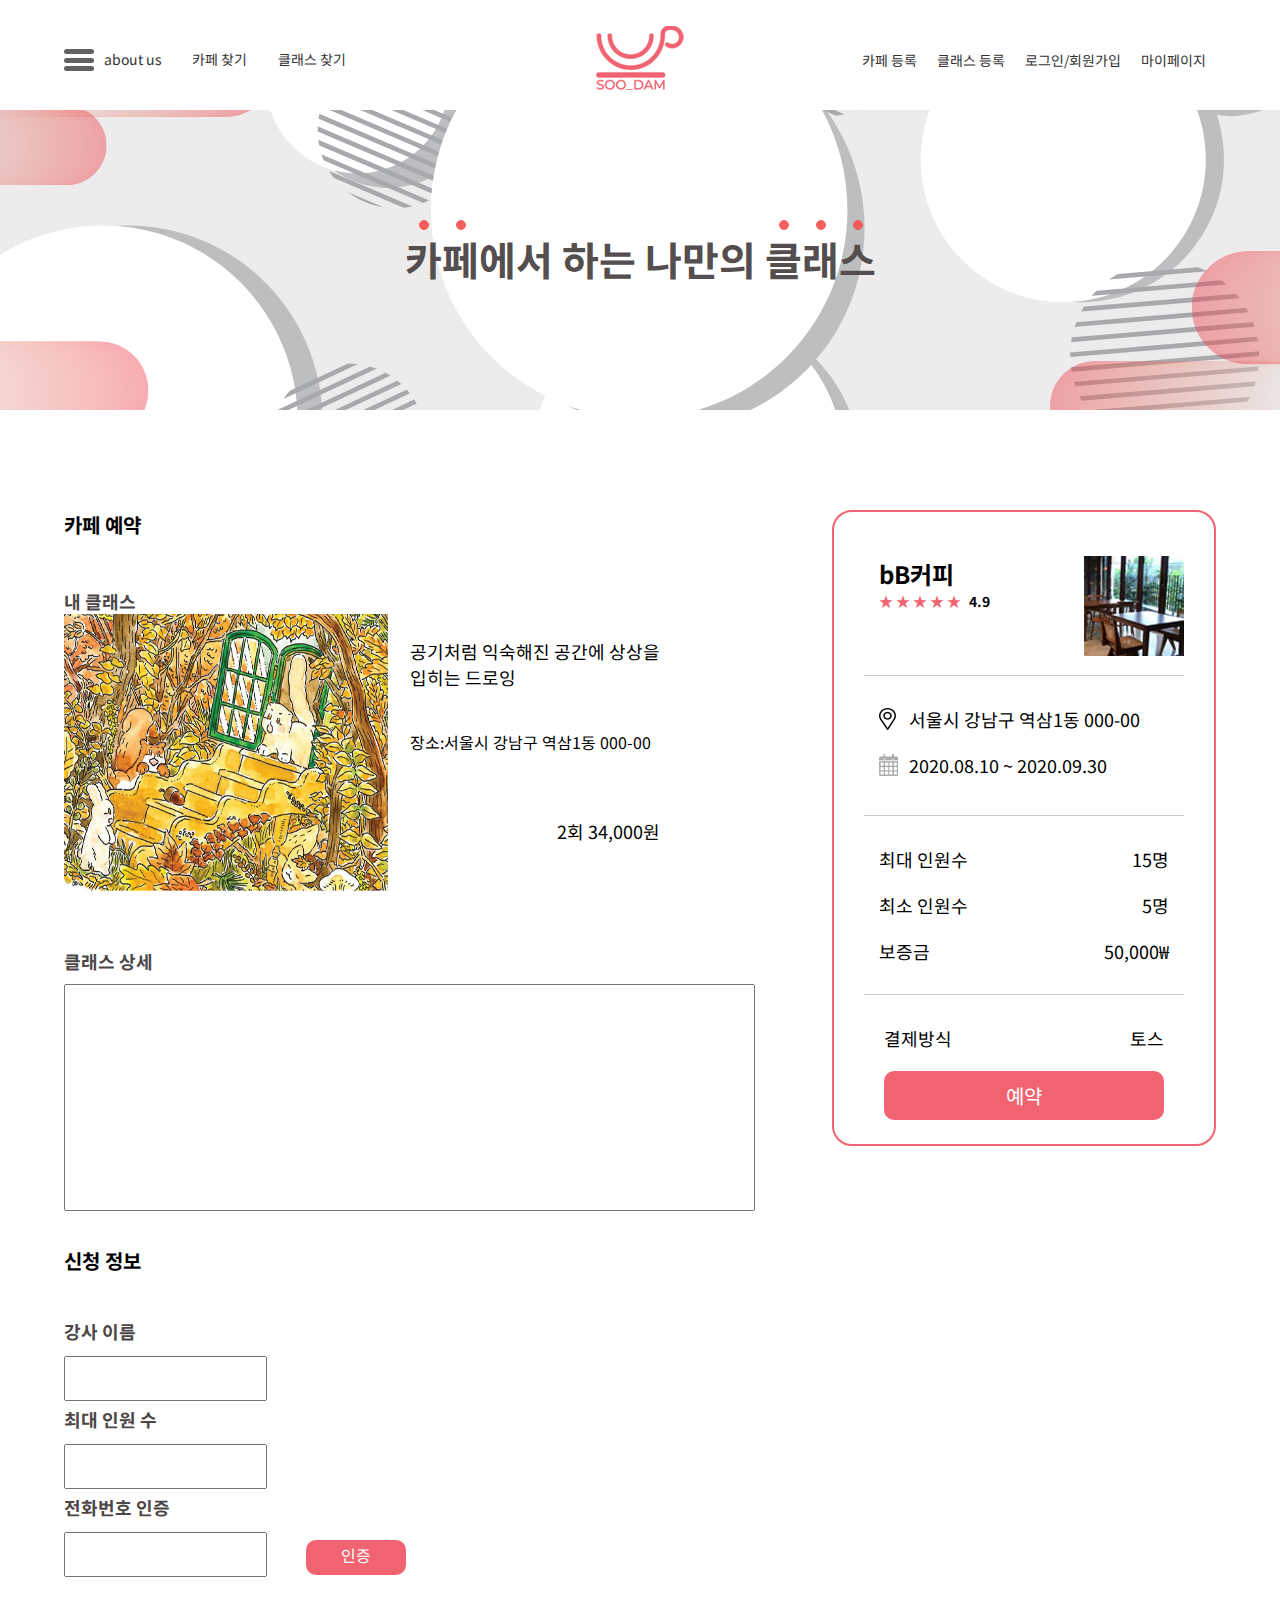
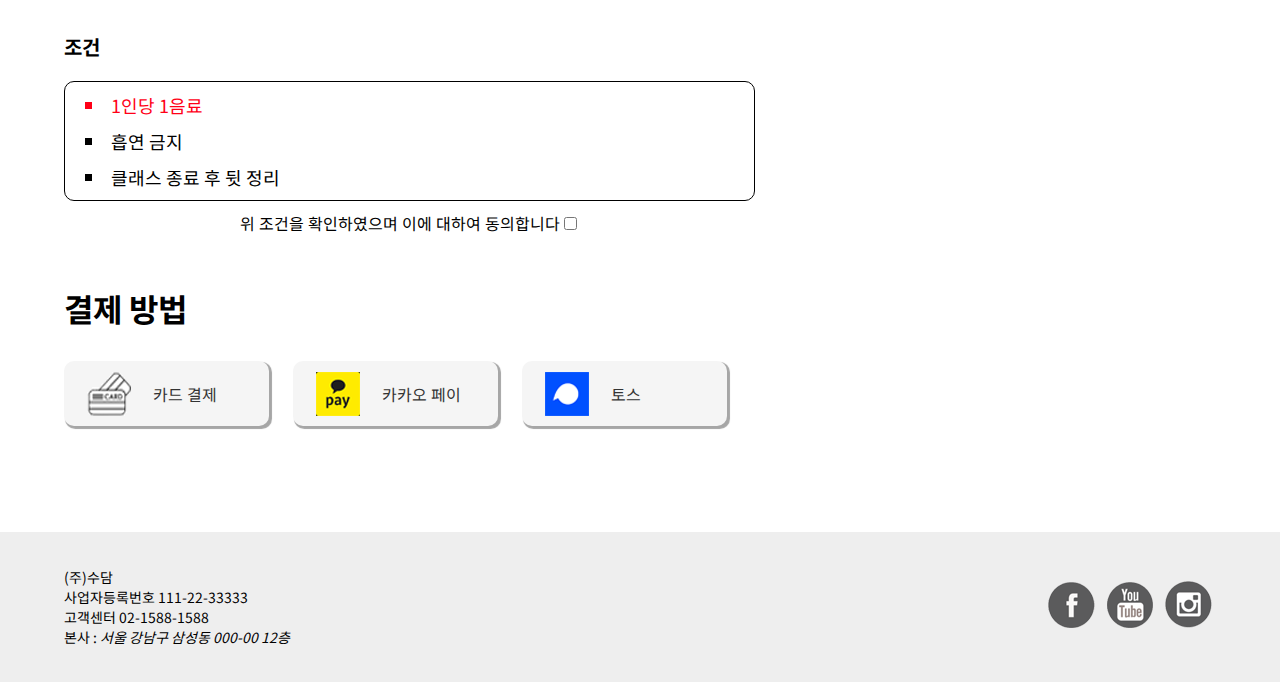
<file: cafesin.html>
<!DOCTYPE html>
<html lang="en">

<head>
    <meta charset="UTF-8">
    <link href="css/cafesin.css" rel="stylesheet" type="text/css">
    <title>Soodam</title>
    
    <link rel="icon" href="img/soodam.ico">
    <meta name="viewport" content="width=device-width, initial-scale=1">
    

</head>

<body>


    <header>
        <div class="head1">
            <div class="hamburger type1">
                <div class="menu_icon">
                    <span class="border1 border"></span>
                    <span class="border2 border"></span>
                    <span class="border3 border"></span>
                </div>
                <ul>
                    <li>
                        <a href="aboutus.html">about us</a> </li>
                    <li>
                        <a href="classcafe.html">카페 찾기</a>
                    </li>
                    <li>
                        <a href="cafe-class.html">클래스 찾기</a>
                    </li>
                </ul>
            </div>
        </div>


        <div class="head2">
            <a href="index.html">
                <img src="img/logo.png" alt="">
            </a>
        </div>
        <nav class="navi head1">
            <ul>

                <li>
                    <a href="cafeD.html">카페 등록</a>
                </li>
                <li>
                    <a href="classD.html">클래스 등록</a>
                </li>
                <li>
                    <a href="#">로그인/회원가입</a>
                </li>

                <li>
                    <a href="mypage.html">마이페이지</a>
                </li>
            </ul>
        </nav>
    </header>

    <main>
        <div class="visual">
            <img src="img/sub_background.svg" alt="물방울 11개 큰것 2개 중간 것 4개 작은것 5개">
            <p>
                <span>카</span><span>페</span>에서 하는 나만의 <span>클</span><span>래</span><span>스</span>
            </p>
        </div>

        <div class="contents wid1152">
           <div class="wid66">
            <div class="con1">
                <h1>카페 예약</h1>
                <article>
                    <h2>내 클래스</h2>
                    <figure>
                        <img src="img/cafesin/img1.jpg">
                        <figcaption>
                            <p>공기처럼 익숙해진 공간에 상상을
                             입히는 드로잉</p>
                            <small>장소:서울시 강남구 역삼1동 000-00</small>
                            <p>2회 34,000원</p>
                        </figcaption>
                    </figure>
                    
                </article>
                </div>
            <article class="con2">
                <h2>클래스 상세</h2>
                <form><input type="text"></form>
            </article>
            
            <div class="con3">
            <h1>신청 정보</h1>
            <article>
                <h2>강사 이름</h2>
                <form><input tupe="text"></form>
                <h2>최대 인원 수</h2>
                <form><input tupe="text"></form>
                <h2>전화번호 인증</h2>
                <form><input tupe="text"></form>
                <a href="#">인증</a>
                
            </article>
            </div>
            
            <div class="con4">
                <h1>조건</h1>
                <ul>
                    <li>1인당 1음료</li>
                    <li>흡연 금지</li>
                    <li>클래스 종료 후 뒷 정리</li>
                </ul>
                <p>위 조건을 확인하였으며 이에 대하여 동의합니다<input type="checkbox"></p>
            </div>
            
            <div class="con5">
                <h1>결제 방법</h1>
                <a href="#"><div><img src="img/cafesin/icon1.png"><span>카드 결제</span></div></a>
                <a href="#"><div><img src="img/cafesin/kakao.png"><span>카카오 페이</span></div></a>
                <a href="#"><div><img src="img/cafesin/toss.png"><span>토스</span></div></a>
            </div>
            
            <article class="fix-sidebar">
                <div>
                    <div class="title">
                        <p>bB커피</p>
                        <div><b>★ ★ ★ ★ ★</b> 4.9 </div>
                    </div>
                    <div class="sec">
                        <div class="loca">

                            <p>서울시 강남구 역삼1동 000-00</p>
                        </div>
                        <div class="date">
                            <p><span>2020.08.10 ~ 2020.09.30</span></p>
                        </div>

                    </div>
                    <div class="calc">

                        <ul>
                            <li>
                                <span>최대 인원수</span> <span>15명</span>
                            </li>
                            <li>
                                <span>최소 인원수</span> <span>5명</span>
                            </li>
                            <li>
                                <span>보증금</span> <span>50,000&#8361;</span>
                            </li>
                        </ul>

                    </div>
                    <div class="btn">
                       <div><span>결제방식</span> <span>토스</span></div>
                        <a href="">예약</a>
                    </div>
                </div>
            </article>
        </div>
        
        
        </div>

    </main>

    <footer>


        <div>
            <p> (주)수담
                사업자등록번호 111-22-33333
                고객센터 02-1588-1588
                본사 : <i>서울 강남구 삼성동 000-00 12층</i>
            </p>
            <div>
                <img src="img/facebook.png" alt="회색 배경에 흰 색의 페이스북 이미지">
                <img src="img/youtube.png" alt="회색 배경에 흰 색의 유튜브 이미지">
                <img src="img/instar.png" alt="회색 배경에 흰 색의 인스타 이미지">
            </div>
            
            
            
        </div>

    </footer>


</body></html>
</file>
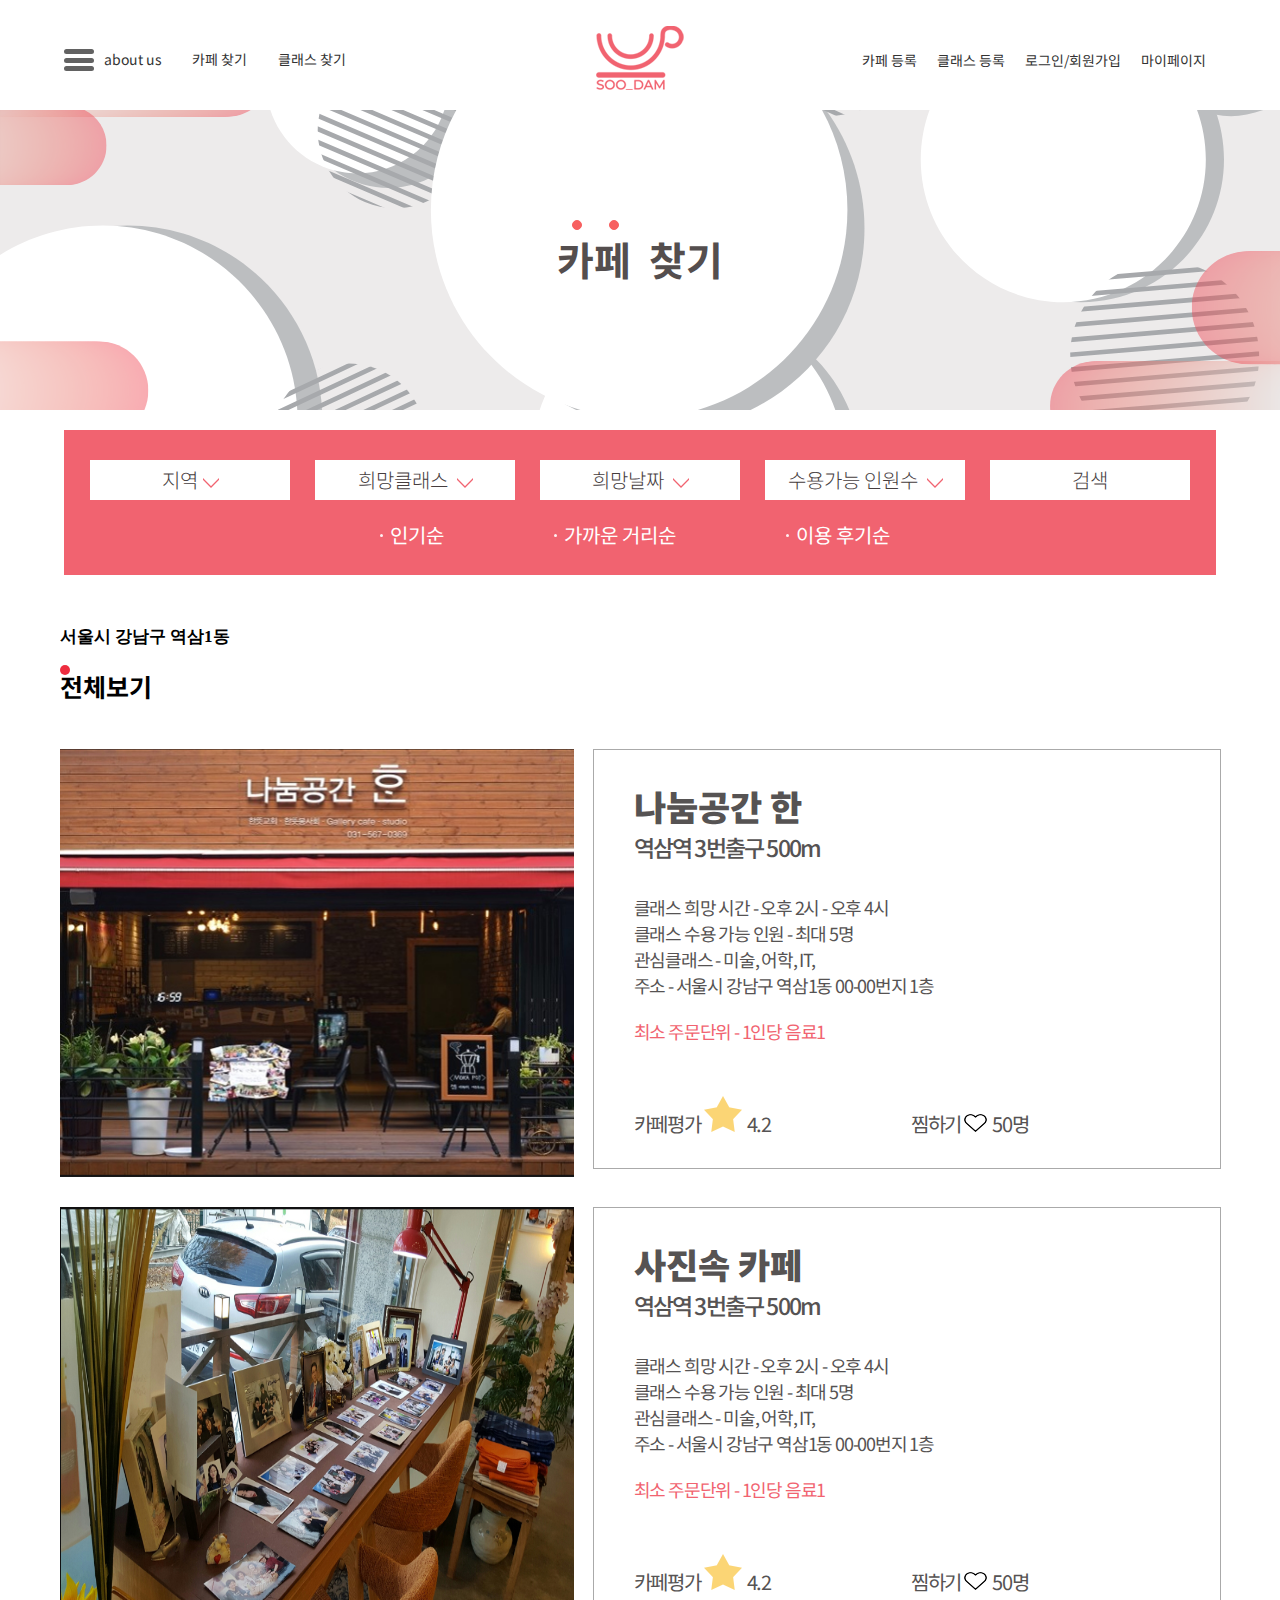
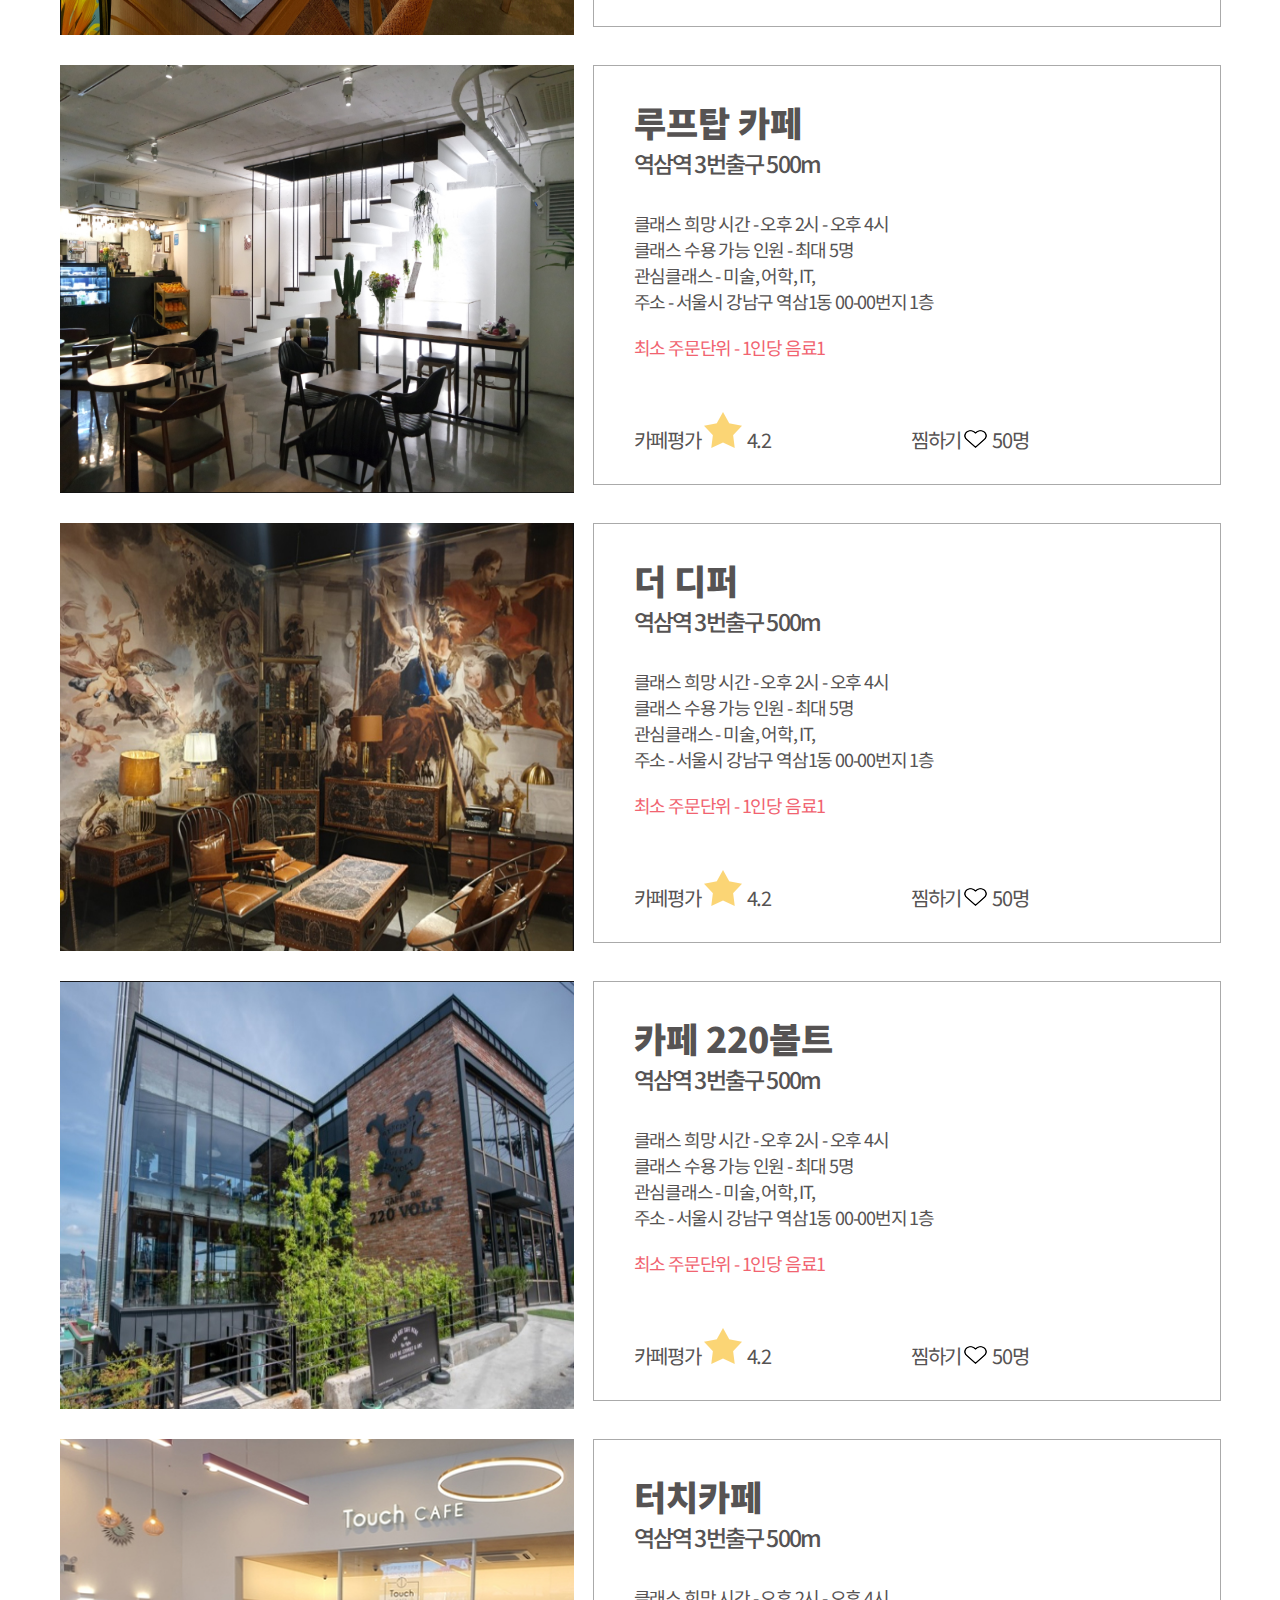
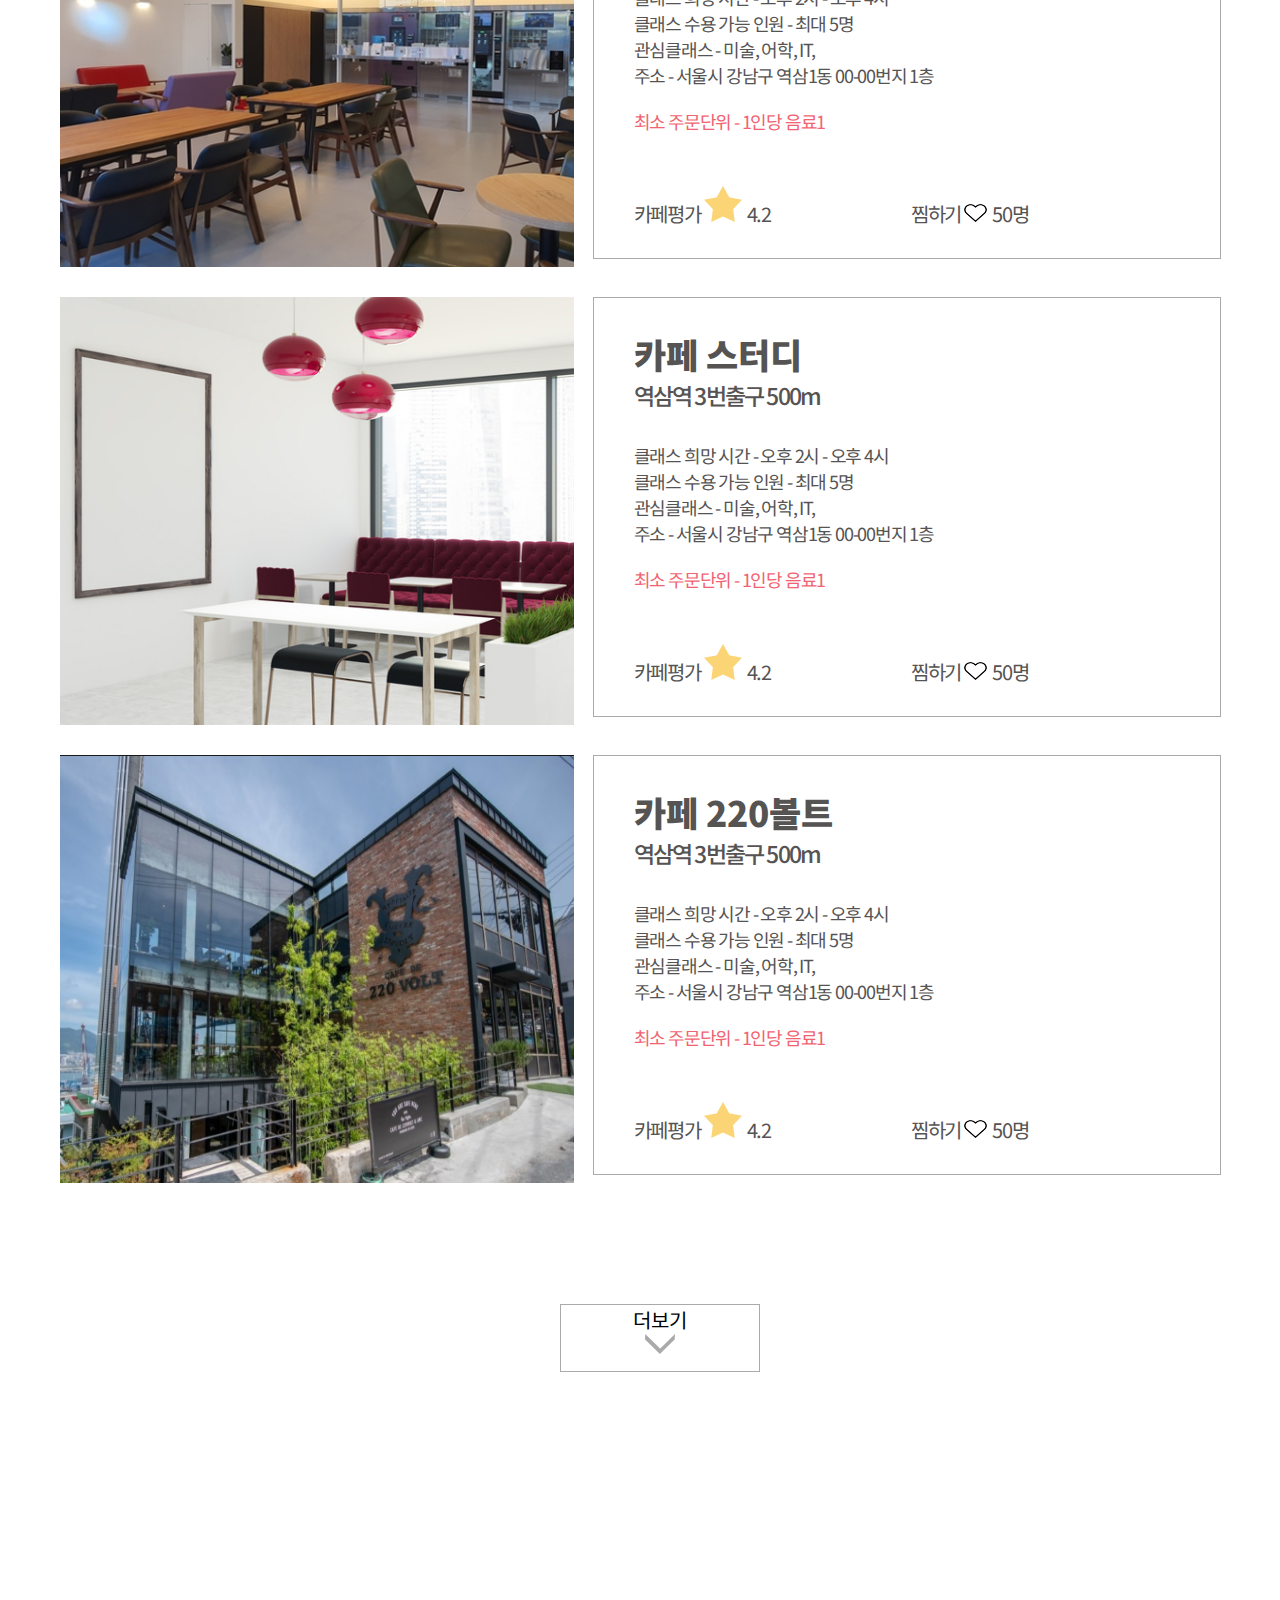
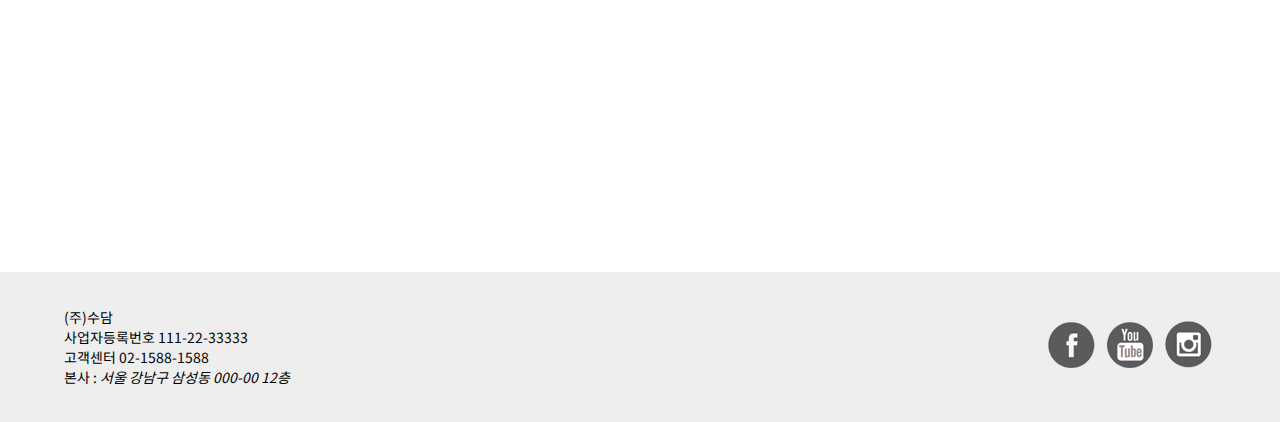
<file: classcafe.html>
<!DOCTYPE html>
<html lang="en">

<head>
    <meta charset="UTF-8">
    <link href="css/classcafe.css" rel="stylesheet" type="text/css">
    <title>Soodam</title>

    <link rel="icon" href="img/soodam.ico">
    <meta name="viewport" content="width=device-width, initial-scale=1">

</head>

<body>


    <header>
        <div class="head1">
            <div class="hamburger type1">
                <div class="menu_icon">
                    <span class="border1 border"></span>
                    <span class="border2 border"></span>
                    <span class="border3 border"></span>
                </div>
                <ul>
                    <li>
                        <a href="aboutus.html">about us</a> </li>
                    <li>
                        <a href="classcafe.html">카페 찾기</a>
                    </li>
                    <li>
                        <a href="cafe-class.html">클래스 찾기</a>
                    </li>
                </ul>
            </div>
        </div>


        <div class="head2">
            <a href="index.html">
                <img src="img/logo.png" alt="">
            </a>
        </div>
        <nav class="navi head1">
            <ul>

                <li>
                    <a href="cafeD.html">카페 등록</a>
                </li>
                <li>
                    <a href="classD.html">클래스 등록</a>
                </li>
                <li>
                    <a href="#">로그인/회원가입</a>
                </li>

                <li>
                    <a href="mypage.html">마이페이지</a>
                </li>
            </ul>
        </nav>
    </header>

    <main>
        <div class="visual">

            <img src="img/sub_background.svg" alt="물방울 11개 큰것 2개 중간 것 4개 작은것 5개">
            <p>
                <span>카</span><span>페</span>&nbsp;&nbsp;찾기</p>
        </div>



        <div class=search>

            <div class=pink>


                <div class=white>
                    <ul>
                        <li> <a href="#">
                                <p>
                                    <span>지역</span><img src="img/pinkarrow.png" alt="">
                                </p>
                            </a>
                        </li>


                        <li> <a href="#">
                                <p><span>희망클래스</span>
                                    <img src="img/pinkarrow.png" alt=""></p>
                            </a></li>
                        <li> <a href="#">
                                <p><span>희망날짜</span>
                                    <img src="img/pinkarrow.png" alt=""></p>
                            </a>
                        </li>
                        <li> <a href="#">
                                <p><span>수용가능 인원수</span>
                                    <img src="img/pinkarrow.png" alt=""></p>
                            </a>
                        </li>
                        <li> <a href="#">
                                <p><span>검색</span>
                                </p>
                            </a>
                        </li>
                    </ul>


                </div>


                <div class=order>
                    <ul>
                        <li> <a href="#">
                                <p>인기순</p><span></span>
                            </a></li>
                        <li> <a href="#">
                                <p>가까운 거리순</p><span></span>
                            </a></li>

                        <li> <a href="#">
                                <p>이용 후기순</p><span></span>
                            </a></li>

                    </ul>
                </div>
            </div>


        </div>


    </main>


    <section class="upper-part">
        <article class="cafe_list_all">
            <h1>서울시 강남구 역삼1동</h1>
            <h2>전체보기</h2>

            <div class="card1">
                <div class="card">
                    <a href="teacher-cafe-detail.html">
                        <figure>
                            <img src="img/01.jpg">
                        </figure>
                    </a>
                </div>


                <div class="card_text">
                    <div class="text1">나눔공간 한</div>
                    <div class="text2">역삼역 3번출구 500m</div>
                    <div class="text3">클래스 희망 시간 - 오후 2시 - 오후 4시
                        클래스 수용 가능 인원 - 최대 5명
                        관심클래스 - 미술, 어학, IT,
                        주소 - 서울시 강남구 역삼1동 00-00번지 1층
                    </div>

                    <div class="text4">최소 주문단위 - 1인당 음료1

                    </div>

                    <div class="text5">

                        <ul>

                            <li>
                                <p>카페평가</p>
                                <img src="img/star.png"><a>4.2</a>
                            </li>
                            <li>
                                <p>찜하기</p>
                                <img src="img/heart.png"><a>50명</a>

                            </li>

                        </ul>
                    </div>
                </div>



                <div class="card2">
                    <div class="card">
                        <a href="teacher-cafe-detail.html">
                            <figure>
                                <img src="img/02.jpg">
                            </figure>
                        </a>
                    </div>


                    <div class="card_text">
                        <div class="text1">사진속 카페</div>
                        <div class="text2">역삼역 3번출구 500m</div>
                        <div class="text3">클래스 희망 시간 - 오후 2시 - 오후 4시
                            클래스 수용 가능 인원 - 최대 5명
                            관심클래스 - 미술, 어학, IT,
                            주소 - 서울시 강남구 역삼1동 00-00번지 1층
                        </div>

                        <div class="text4">최소 주문단위 - 1인당 음료1

                        </div>

                        <div class="text5">

                            <ul>

                                <li>
                                    <p>카페평가</p>
                                    <img src="img/star.png"><a>4.2</a>

                                </li>

                                <li>
                                    <p>찜하기</p>
                                    <img src="img/heart.png"><a>50명</a>


                                </li>


                            </ul>
                        </div>
                    </div>

                </div>



                <div class="card3">
                    <div class="card">
                        <a href="teacher-cafe-detail.html">
                            <figure>
                                <img src="img/03.jpg">
                            </figure>
                        </a>
                    </div>


                    <div class="card_text">
                        <div class="text1">루프탑 카페</div>
                        <div class="text2">역삼역 3번출구 500m</div>
                        <div class="text3">클래스 희망 시간 - 오후 2시 - 오후 4시
                            클래스 수용 가능 인원 - 최대 5명
                            관심클래스 - 미술, 어학, IT,
                            주소 - 서울시 강남구 역삼1동 00-00번지 1층
                        </div>

                        <div class="text4">최소 주문단위 - 1인당 음료1

                        </div>

                        <div class="text5">

                            <ul>

                                <li>
                                    <p>카페평가</p>
                                    <img src="img/star.png"><a>4.2</a>
                                </li>
                                <li>
                                    <p>찜하기</p>
                                    <img src="img/heart.png"><a>50명</a>

                                </li>

                            </ul>
                        </div>
                    </div>

                </div>

                <div class="card4">
                    <div class="card">
                        <a href="teacher-cafe-detail.html">
                            <figure>
                                <img src="img/04.jpg">
                            </figure>
                        </a>
                    </div>


                    <div class="card_text">
                        <div class="text1">더 디퍼</div>
                        <div class="text2">역삼역 3번출구 500m</div>
                        <div class="text3">클래스 희망 시간 - 오후 2시 - 오후 4시
                            클래스 수용 가능 인원 - 최대 5명
                            관심클래스 - 미술, 어학, IT,
                            주소 - 서울시 강남구 역삼1동 00-00번지 1층
                        </div>

                        <div class="text4">최소 주문단위 - 1인당 음료1

                        </div>

                        <div class="text5">

                            <ul>

                                <li>
                                    <p>카페평가</p>
                                    <img src="img/star.png"><a>4.2</a>
                                </li>
                                <li>
                                    <p>찜하기</p>
                                    <img src="img/heart.png"><a>50명</a>

                                </li>

                            </ul>
                        </div>
                    </div>

                </div>


                <div class="card5">
                    <div class="card">
                        <a href="teacher-cafe-detail.html">
                            <figure>
                                <img src="img/05.jpg">
                            </figure>
                        </a>
                    </div>


                    <div class="card_text">
                        <div class="text1">카페 220볼트</div>
                        <div class="text2">역삼역 3번출구 500m</div>
                        <div class="text3">클래스 희망 시간 - 오후 2시 - 오후 4시
                            클래스 수용 가능 인원 - 최대 5명
                            관심클래스 - 미술, 어학, IT,
                            주소 - 서울시 강남구 역삼1동 00-00번지 1층
                        </div>

                        <div class="text4">최소 주문단위 - 1인당 음료1

                        </div>

                        <div class="text5">

                            <ul>

                                <li>
                                    <p>카페평가</p>
                                    <img src="img/star.png"><a>4.2</a>
                                </li>
                                <li>
                                    <p>찜하기</p>
                                    <img src="img/heart.png"><a>50명</a>

                                </li>

                            </ul>
                        </div>
                    </div>

                </div>

                <div class="card6">
                    <div class="card">
                        <a href="teacher-cafe-detail.html">
                            <figure>
                                <img src="img/06.jpg">
                            </figure>
                        </a>
                    </div>


                    <div class="card_text">
                        <div class="text1">터치카페</div>
                        <div class="text2">역삼역 3번출구 500m</div>
                        <div class="text3">클래스 희망 시간 - 오후 2시 - 오후 4시
                            클래스 수용 가능 인원 - 최대 5명
                            관심클래스 - 미술, 어학, IT,
                            주소 - 서울시 강남구 역삼1동 00-00번지 1층
                        </div>

                        <div class="text4">최소 주문단위 - 1인당 음료1

                        </div>

                        <div class="text5">

                            <ul>

                                <li>
                                    <p>카페평가</p>
                                    <img src="img/star.png"><a>4.2</a>
                                </li>
                                <li>
                                    <p>찜하기</p>
                                    <img src="img/heart.png"><a>50명</a>

                                </li>

                            </ul>
                        </div>
                    </div>

                </div>

                <div class="card7">
                    <div class="card">
                        <a href="teacher-cafe-detail.html">
                            <figure>
                                <img src="img/07.jpg">
                            </figure>
                        </a>
                    </div>


                    <div class="card_text">
                        <div class="text1">카페 스터디</div>
                        <div class="text2">역삼역 3번출구 500m</div>
                        <div class="text3">클래스 희망 시간 - 오후 2시 - 오후 4시
                            클래스 수용 가능 인원 - 최대 5명
                            관심클래스 - 미술, 어학, IT,
                            주소 - 서울시 강남구 역삼1동 00-00번지 1층
                        </div>

                        <div class="text4">최소 주문단위 - 1인당 음료1

                        </div>

                        <div class="text5">

                            <ul>

                                <li>
                                    <p>카페평가</p>
                                    <img src="img/star.png"><a>4.2</a>
                                </li>
                                <li>
                                    <p>찜하기</p>
                                    <img src="img/heart.png"><a>50명</a>

                                </li>

                            </ul>
                        </div>
                    </div>

                </div>

                <div class="card5">
                    <div class="card">
                        <a href="teacher-cafe-detail.html">
                            <figure>
                                <img src="img/05.jpg">
                            </figure>
                        </a>
                    </div>


                    <div class="card_text">
                        <div class="text1">카페 220볼트</div>
                        <div class="text2">역삼역 3번출구 500m</div>
                        <div class="text3">클래스 희망 시간 - 오후 2시 - 오후 4시
                            클래스 수용 가능 인원 - 최대 5명
                            관심클래스 - 미술, 어학, IT,
                            주소 - 서울시 강남구 역삼1동 00-00번지 1층
                        </div>

                        <div class="text4">최소 주문단위 - 1인당 음료1

                        </div>

                        <div class="text5">

                            <ul>

                                <li>
                                    <p>카페평가</p>
                                    <img src="img/star.png"><a>4.2</a>
                                </li>
                                <li>
                                    <p>찜하기</p>
                                    <img src="img/heart.png"><a>50명</a>

                                </li>

                            </ul>
                        </div>
                    </div>

                </div>


            </div>


        </article>

        <div class=more>
            <p>더보기</p>
            <img src="img/arrow_bottom_gray.png">

        </div>

    </section>


    <footer>


        <div>
            <p> (주)수담
                사업자등록번호 111-22-33333
                고객센터 02-1588-1588
                본사 : <i>서울 강남구 삼성동 000-00 12층</i>
            </p>
            <div>
                <img src="img/facebook.png" alt="회색 배경에 흰 색의 페이스북 이미지">
                <img src="img/youtube.png" alt="회색 배경에 흰 색의 유튜브 이미지">
                <img src="img/instar.png" alt="회색 배경에 흰 색의 인스타 이미지">
            </div>
        </div>





    </footer>


</body></html>
</file>
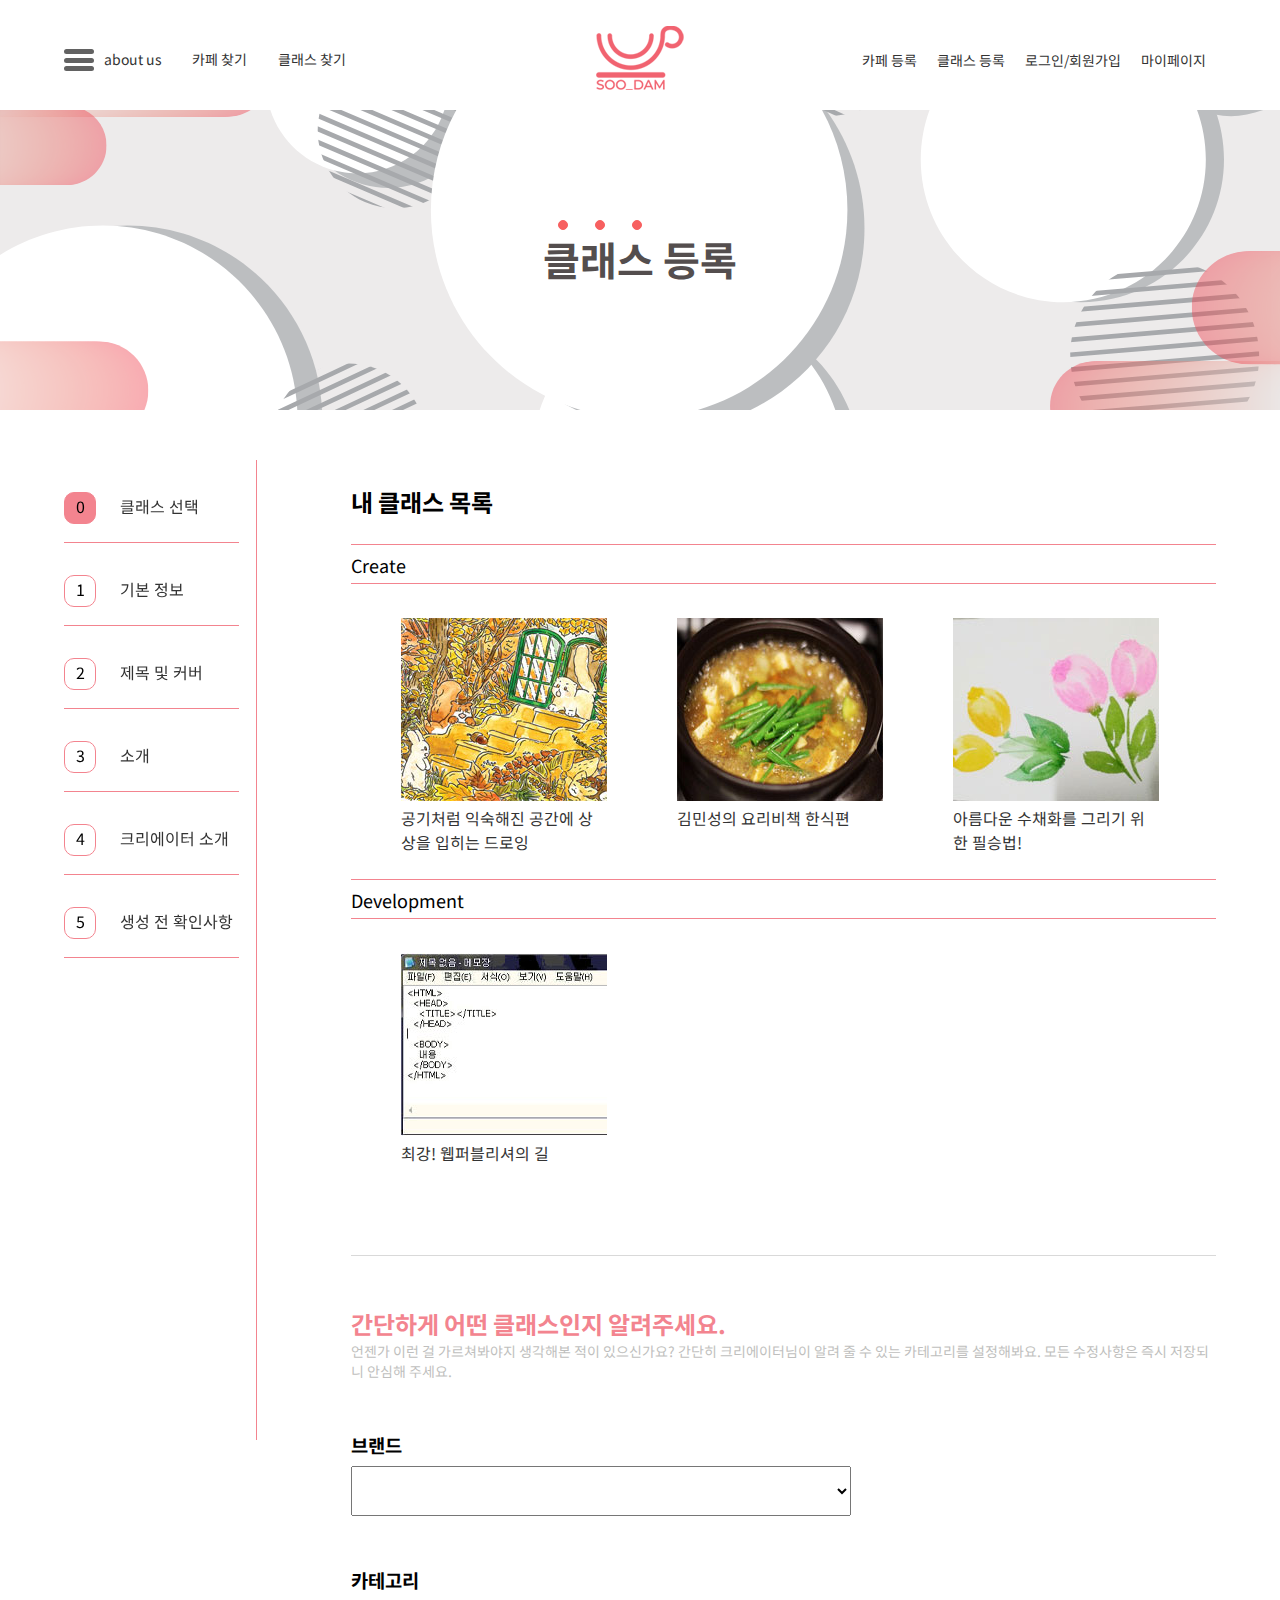
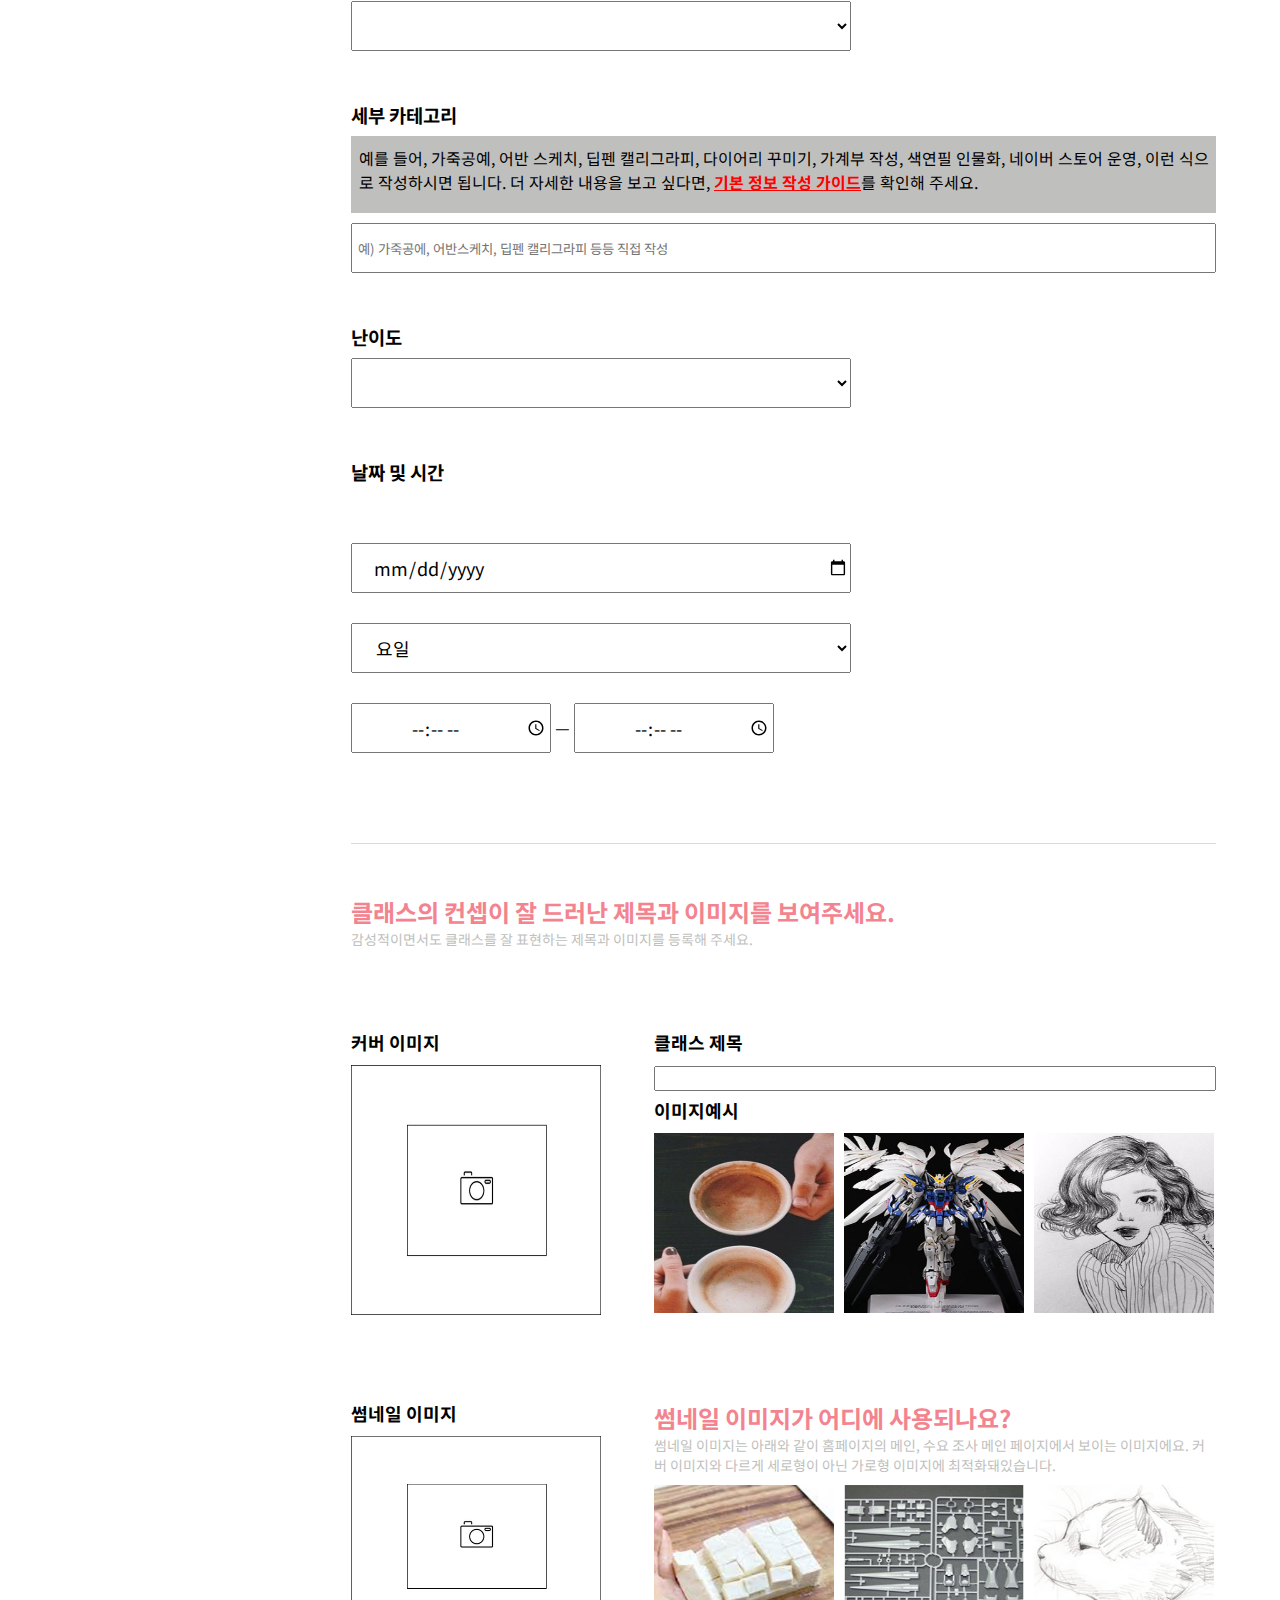
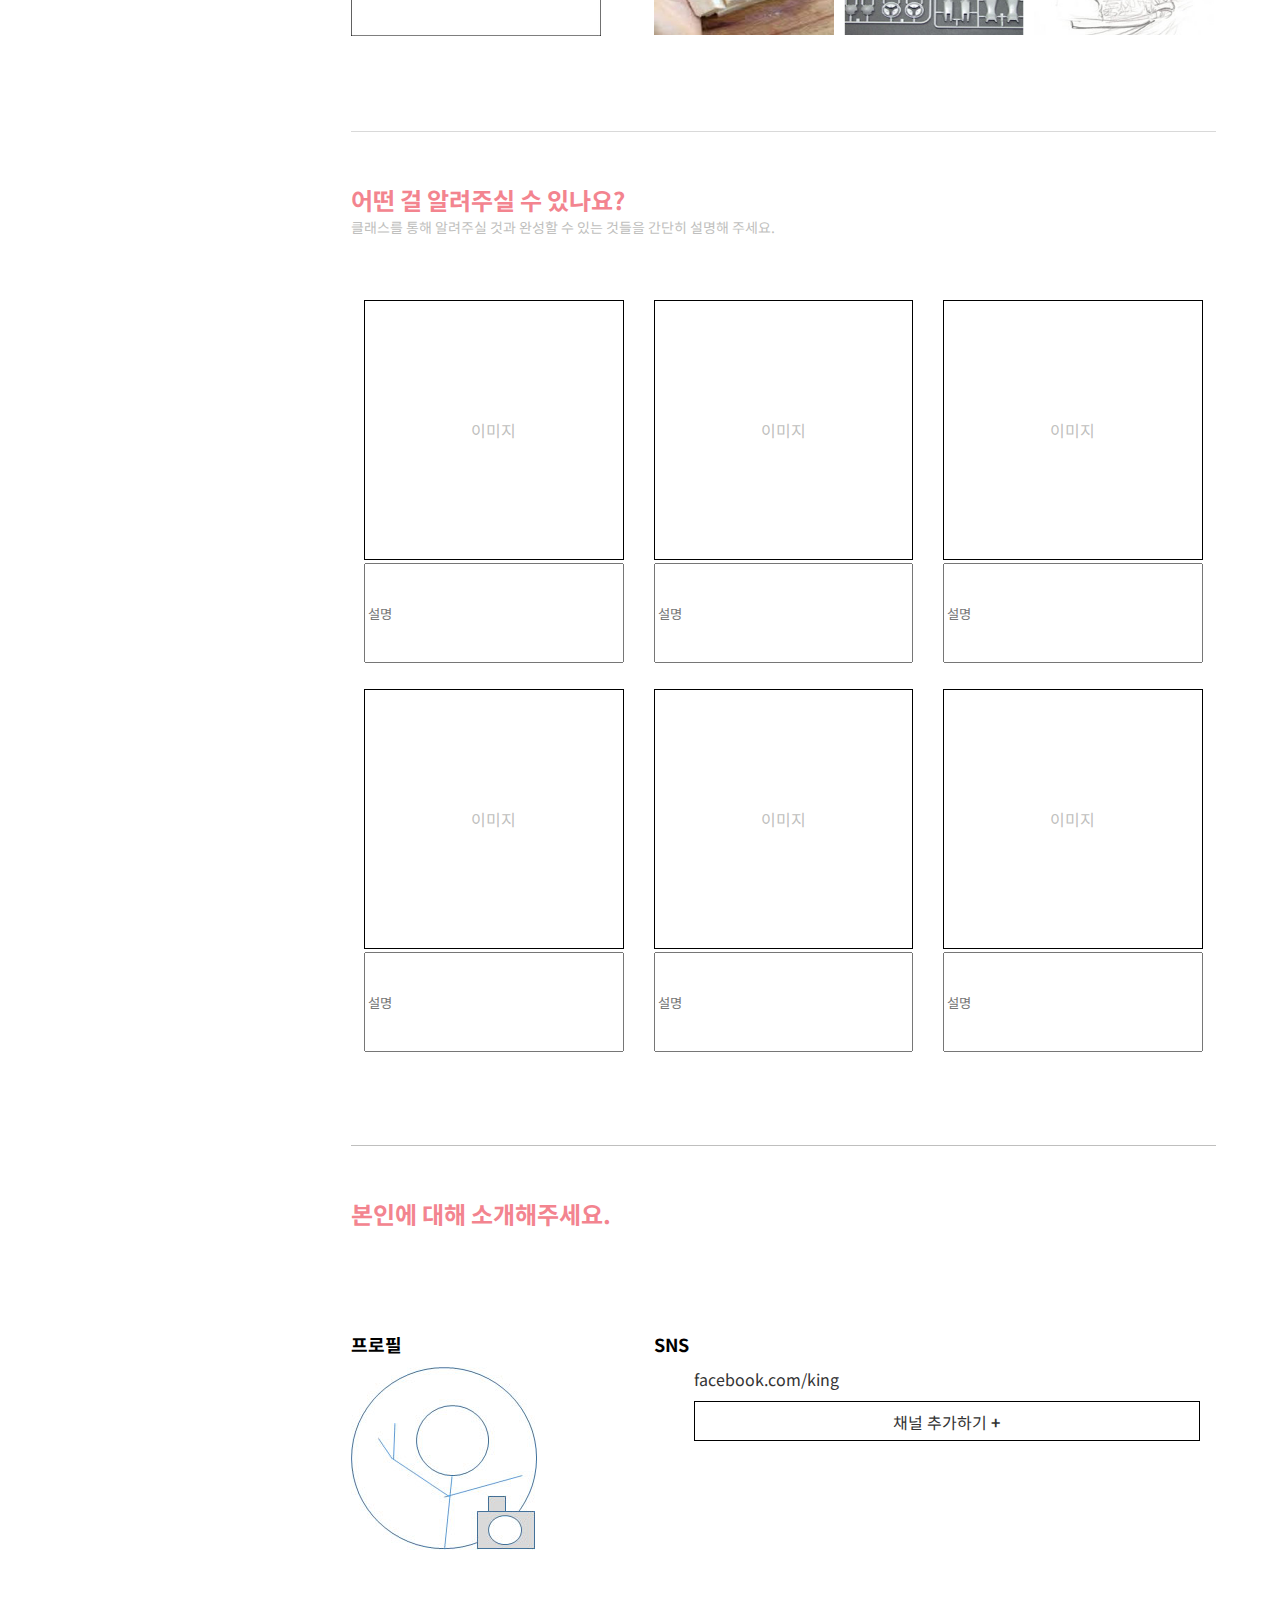
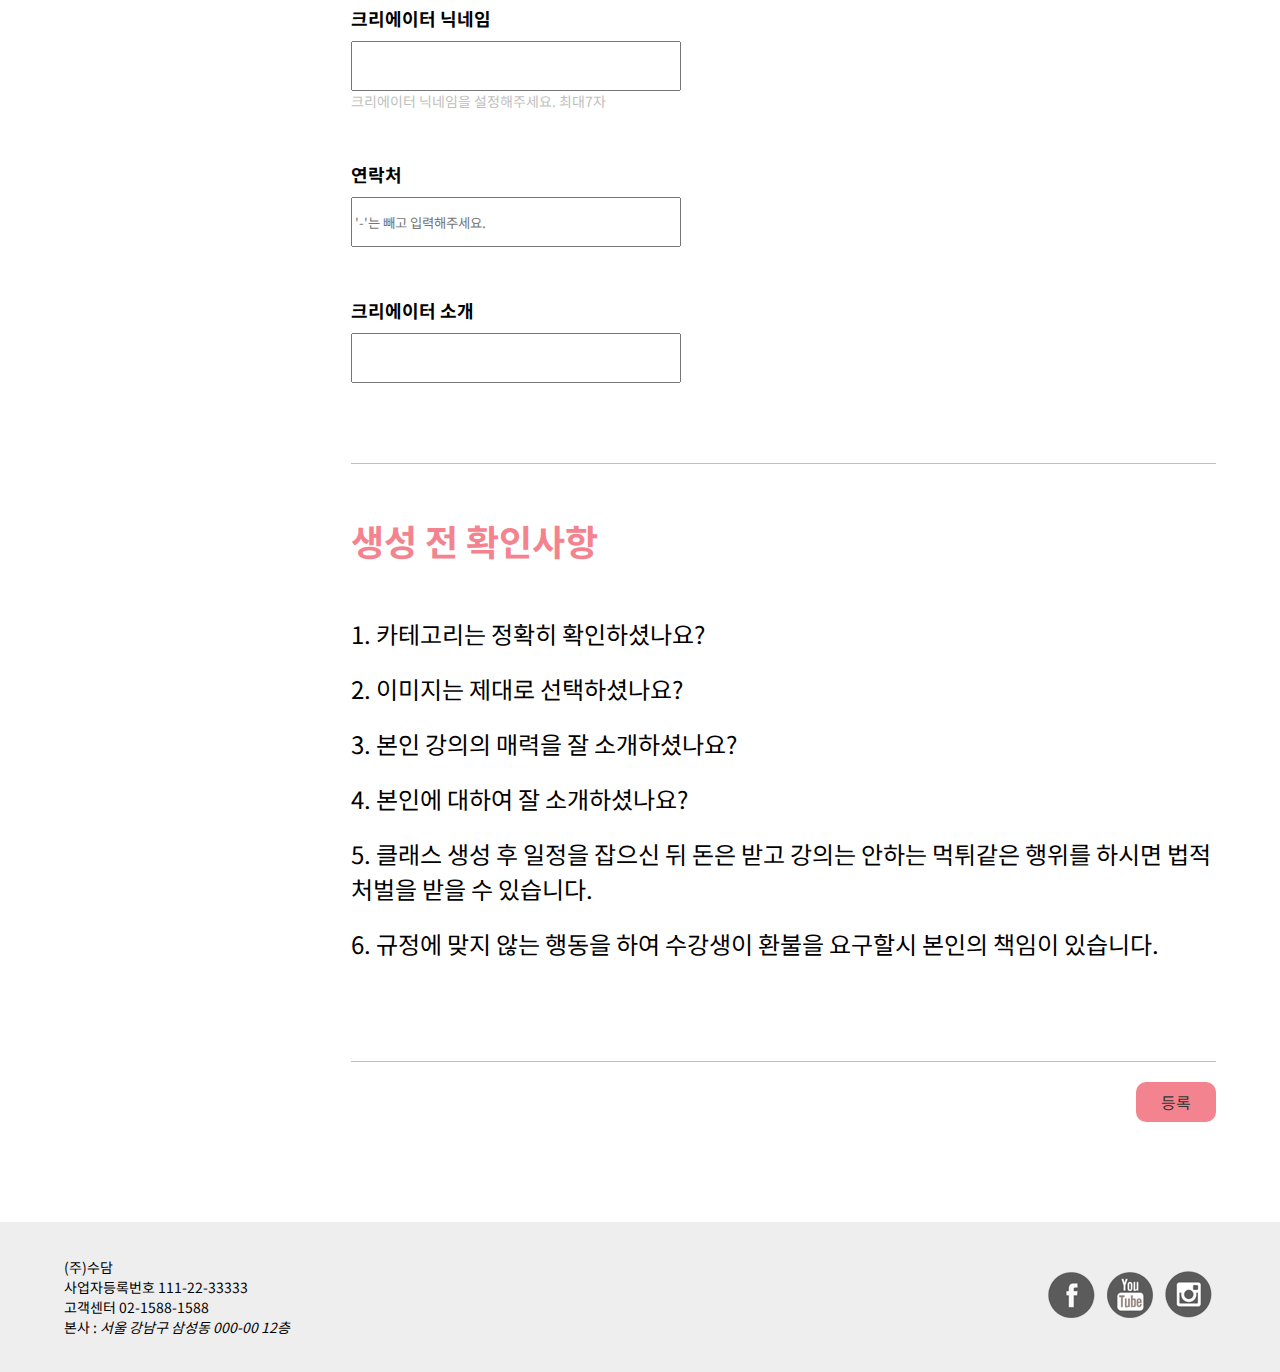
<file: classD.html>
<!DOCTYPE html>
<html lang="en">

<head>
    <meta charset="UTF-8">
    <link href="css/classD.css" rel="stylesheet" type="text/css">
    <title>Soodam</title>
    <link rel="icon" href="img/soodam.ico">
    <meta name="viewport" content="width=device-width, initial-scale=1">

</head>

<body>


    <header>
        <div class="head1">
            <div class="hamburger type1">
                <div class="menu_icon">
                    <span class="border1 border"></span>
                    <span class="border2 border"></span>
                    <span class="border3 border"></span>
                </div>
                <ul>
                    <li>
                        <a href="aboutus.html">about us</a> </li>
                    <li>
                        <a href="classcafe.html">카페 찾기</a>
                    </li>
                    <li>
                        <a href="cafe-class.html">클래스 찾기</a>
                    </li>
                </ul>
            </div>
        </div>


        <div class="head2">
            <a href="index.html">
                <img src="img/logo.png" alt="">
            </a>
        </div>
        <nav class="navi head1">
            <ul>

                <li>
                    <a href="cafeD.html">카페 등록</a>
                </li>
                <li>
                    <a href="classD.html">클래스 등록</a>
                </li>
                <li>
                    <a href="#">로그인/회원가입</a>
                </li>

                <li>
                    <a href="mypage.html">마이페이지</a>
                </li>
            </ul>
        </nav>
    </header>

    <main>
        <div class="visual">
            <img src="img/sub_background.svg" alt="물방울 11개 큰것 2개 중간 것 4개 작은것 5개">
            <p>
                <span>클</span><span>래</span><span>스</span> 등록
            </p>
        </div>
        
    <div class="contents">
        <div class="side_menu">
            <ul>
                <li><span class="click">0</span> <a href="#">클래스 선택</a></li>
                <li><span>1</span> <a href="#">기본 정보</a></li>
                <li><span>2</span> <a href="#">제목 및 커버</a></li>
                <li><span>3</span> <a href="#">소개</a></li>
                <li><span>4</span> <a href="#">크리에이터 소개</a></li>
                <li><span>5</span> <a href="#">생성 전 확인사항</a></li>
            </ul>
        </div>
        
        <div class="con1">
           <div class="create">
               <h2>내 클래스 목록</h2>
               <p>Create</p>
               <div class="img">
                   <a href="#"><img src="img/climg1.jpg" alt=""><p>공기처럼 익숙해진 공간에 상상을 입히는 드로잉</p></a>
                   <a href="#"><img src="img/climg2.jpg" alt=""><p>김민성의 요리비책 한식편</p></a>
                   <a href="#"><img src="img/climg3.jpg" alt=""><p>아름다운 수채화를 그리기 위한 필승법!</p></a>
               </div>
           </div>
           <div class="develop">
               <p>Development</p>
               <div class="img">
                   <a href="#"><img src="img/climg4.jpg" alt=""><p>최강! 웹퍼블리셔의 길</p></a>
               </div>
           </div>
           
            <div class="class_info">
                <h2>간단하게 어떤 클래스인지 알려주세요.</h2>
                <p>언젠가 이런 걸 가르쳐봐야지 생각해본 적이 있으신가요? 간단히 크리에이터님이 알려 줄 수 있는 카테고리를 설정해봐요. 모든 수정사항은 즉시 저장되니 안심해 주세요.</p>
                <div class="info">
                   <div class="brand">
                    <h3>브랜드</h3>
                    <form>
                        <select name="brand_s">
                            <option value=""></option>
                            <option value="career">커리어</option>
                            <option value="development">자기개발</option>
                        </select>
                    </form>
                    </div>
                    <div class="category">
                    <h3>카테고리</h3>
                    <form>
                    <select name="category_s">
                            <option value=""></option>
                            <option value="">미술</option>
                            <option value="">공예</option>
                            <option value="">디지털 드로잉</option>
                            <option value="">라이프 스타일</option>
                            <option value="">디자인/개발</option>
                            <option value="">사진/영상</option>
                            <option value="">요리/음료</option>
                            <option value="">음악</option>
                            <option value="">운동</option>
                            <option value="">부업</option>
                            <option value="">창업</option>
                            <option value="">재테크</option>
                            <option value="">자기개발</option>
                            <option value="">직무</option>
                            
                        </select>
                        </form>
                        </div>
                        <div class="sebu">
                            <h3>세부 카테고리</h3>
                            <p>예를 들어, 가죽공예, 어반 스케치, 딥펜 캘리그라피, 다이어리 꾸미기, 가계부 작성, 색연필 인물화, 네이버 스토어 운영, 이런 식으로 작성하시면 됩니다.  더 자세한 내용을 보고 싶다면, <strong>기본 정보 작성 가이드</strong>를 확인해 주세요.</p>
                            <input type="text" placeholder=" 예) 가죽공에, 어반스케치, 딥펜 캘리그라피 등등 직접 작성">
                        </div>
                        <div class="level">
                            <h3>난이도</h3>
                            <form>
                            <select name="level_s">
                            <option value=""></option>
                            <option value="">처음하는 사람</option>
                            <option value="">초보자</option>
                            <option value="">중간</option>
                            <option value="">고수</option>
                        </select>
                        </form>
                        </div>
                        <div class="date">
                            <h3>날짜 및 시간</h3>
                             <form>
                            <input type="date">
                            <p>
                            <select name="day_s">
                               <option value="">요일</option>
                                <option value="">월요일</option>
                                <option value="">화요일</option>
                                <option value="">수요일</option>
                                <option value="">목요일</option>
                                <option value="">금요일</option>
                                <option value="">토요일</option>
                                <option value="">일요일</option>
                            </select>
                            </p>
                            <input type="time"> ㅡ <input type="time">
                            </form>
                        </div>
                </div>
            </div>
           
           <div class="cover_thum">
               <h2>클래스의 컨셉이 잘 드러난 제목과 이미지를 보여주세요.</h2>
               <p>감성적이면서도 클래스를 잘 표현하는 제목과 이미지를 등록해 주세요.</p>
                  <div class="float">
                  <div class="floatL">
                  <h3>커버 이미지</h3>
                  <a href="#"><img src="img/photo1.jpg" width="250px" height="250px"></a>
                  </div>
                  <div class="floatR">
                  <h3>클래스 제목</h3>
                  <input type="text">
                  <div class="coverEx">
                      <h3>이미지예시</h3>
                      <img src="img/cover1.jpg"><img src="img/cover2.jpg"><img src="img/cover3.jpg">
                  </div>    
                      
                  </div>
               
               
           </div>
           
           <div class="float">
               <div class="floatL">
                   <h3>썸네일 이미지</h3>
                   <a href="#"><img src="img/photo1.jpg" width="250px" height="200px"></a>
               </div>
               
               <div class="floatR">
                   
                       <h2>썸네일 이미지가 어디에 사용되나요?</h2>
                       <p>썸네일 이미지는 아래와 같이 홈페이지의 메인, 수요 조사 메인 페이지에서 보이는 이미지에요. 커버 이미지와 다르게 세로형이 아닌 가로형 이미지에 최적화돼있습니다.</p>
                       <div class="thumEx">
                       <img src="img/thum1.jpg"><img src="img/thum2.jpg"><img src="img/thum3.jpg">
                   </div>
               </div>
               
           </div>
           </div>
           
           <div class="info3">
               <h2>어떤 걸 알려주실 수 있나요?</h2>
               <p>클래스를 통해 알려주실 것과 완성할 수 있는 것들을 간단히 설명해 주세요.</p>
               <div class="info3_1">
                   <ul>
                       <li>
                           <a href="#">이미지</a>
                           <input type="text" placeholder="설명">
                       </li>
                       <li>
                           <a href="#">이미지</a>
                           <input type="text" placeholder="설명">
                       </li>
                       <li>
                           <a href="#">이미지</a>
                           <input type="text" placeholder="설명">
                       </li>
                       <li>
                           <a href="#">이미지</a>
                           <input type="text" placeholder="설명">
                       </li>
                       <li>
                           <a href="#">이미지</a>
                           <input type="text" placeholder="설명">
                       </li>
                       <li>
                           <a href="#">이미지</a>
                           <input type="text" placeholder="설명">
                       </li>
                   </ul>
                   
               </div>
           </div>
           <div class="myinfo">
               <h2>본인에 대해 소개해주세요.</h2>
               <div class="float">
                   <div class="floatL">
                       <h3>프로필</h3>
                       <a href="#"><img src="img/myphoto.jpg"></a>
                   </div>
                   <div class="floatR">
                        <h3>SNS</h3>
                        <a href="#">facebook.com/king</a>
                        <a href="#">채널 추가하기 <strong>+</strong></a>
                   </div>
               </div>
               <div class="nickname">
                   <h3>크리에이터 닉네임</h3>
                   <input type="text">
                   <p>크리에이터 닉네임을 설정해주세요. 최대7자</p>     
               </div>
               <div class="phoneNum">
                   <h3>연락처</h3>
                   <input type="text" placeholder="'-'는 빼고 입력해주세요.">
               </div>
               <div class="introduce">
                   <h3>크리에이터 소개</h3>
                   <input type="text">
               </div>
           </div>
           <div class="advice">
               <h2>생성 전 확인사항</h2>
               <ul>
                   <li>1. 카테고리는 정확히 확인하셨나요?</li>
                   <li>2. 이미지는 제대로 선택하셨나요?</li>
                   <li>3. 본인 강의의 매력을 잘 소개하셨나요?</li>
                   <li>4. 본인에 대하여 잘 소개하셨나요?</li>
                   <li>5. 클래스 생성 후 일정을 잡으신 뒤 돈은 받고 강의는 안하는 먹튀같은 행위를 하시면 법적 처벌을 받을 수 있습니다.</li>
                   <li>6. 규정에 맞지 않는 행동을 하여 수강생이 환불을 요구할시 본인의 책임이 있습니다.</li>
               </ul>
           </div>
           <div class="save">
               <a href="#">등록</a>
           </div>
        </div>
    </div>

    </main>

    <footer>


        <div>
            <p> (주)수담
                사업자등록번호 111-22-33333
                고객센터 02-1588-1588
                본사 : <i>서울 강남구 삼성동 000-00 12층</i>
            </p>
            <div>
                <img src="img/facebook.png" alt="회색 배경에 흰 색의 페이스북 이미지">
                <img src="img/youtube.png" alt="회색 배경에 흰 색의 유튜브 이미지">
                <img src="img/instar.png" alt="회색 배경에 흰 색의 인스타 이미지">
            </div>
        </div>

    </footer>


</body>

</html>
</file>
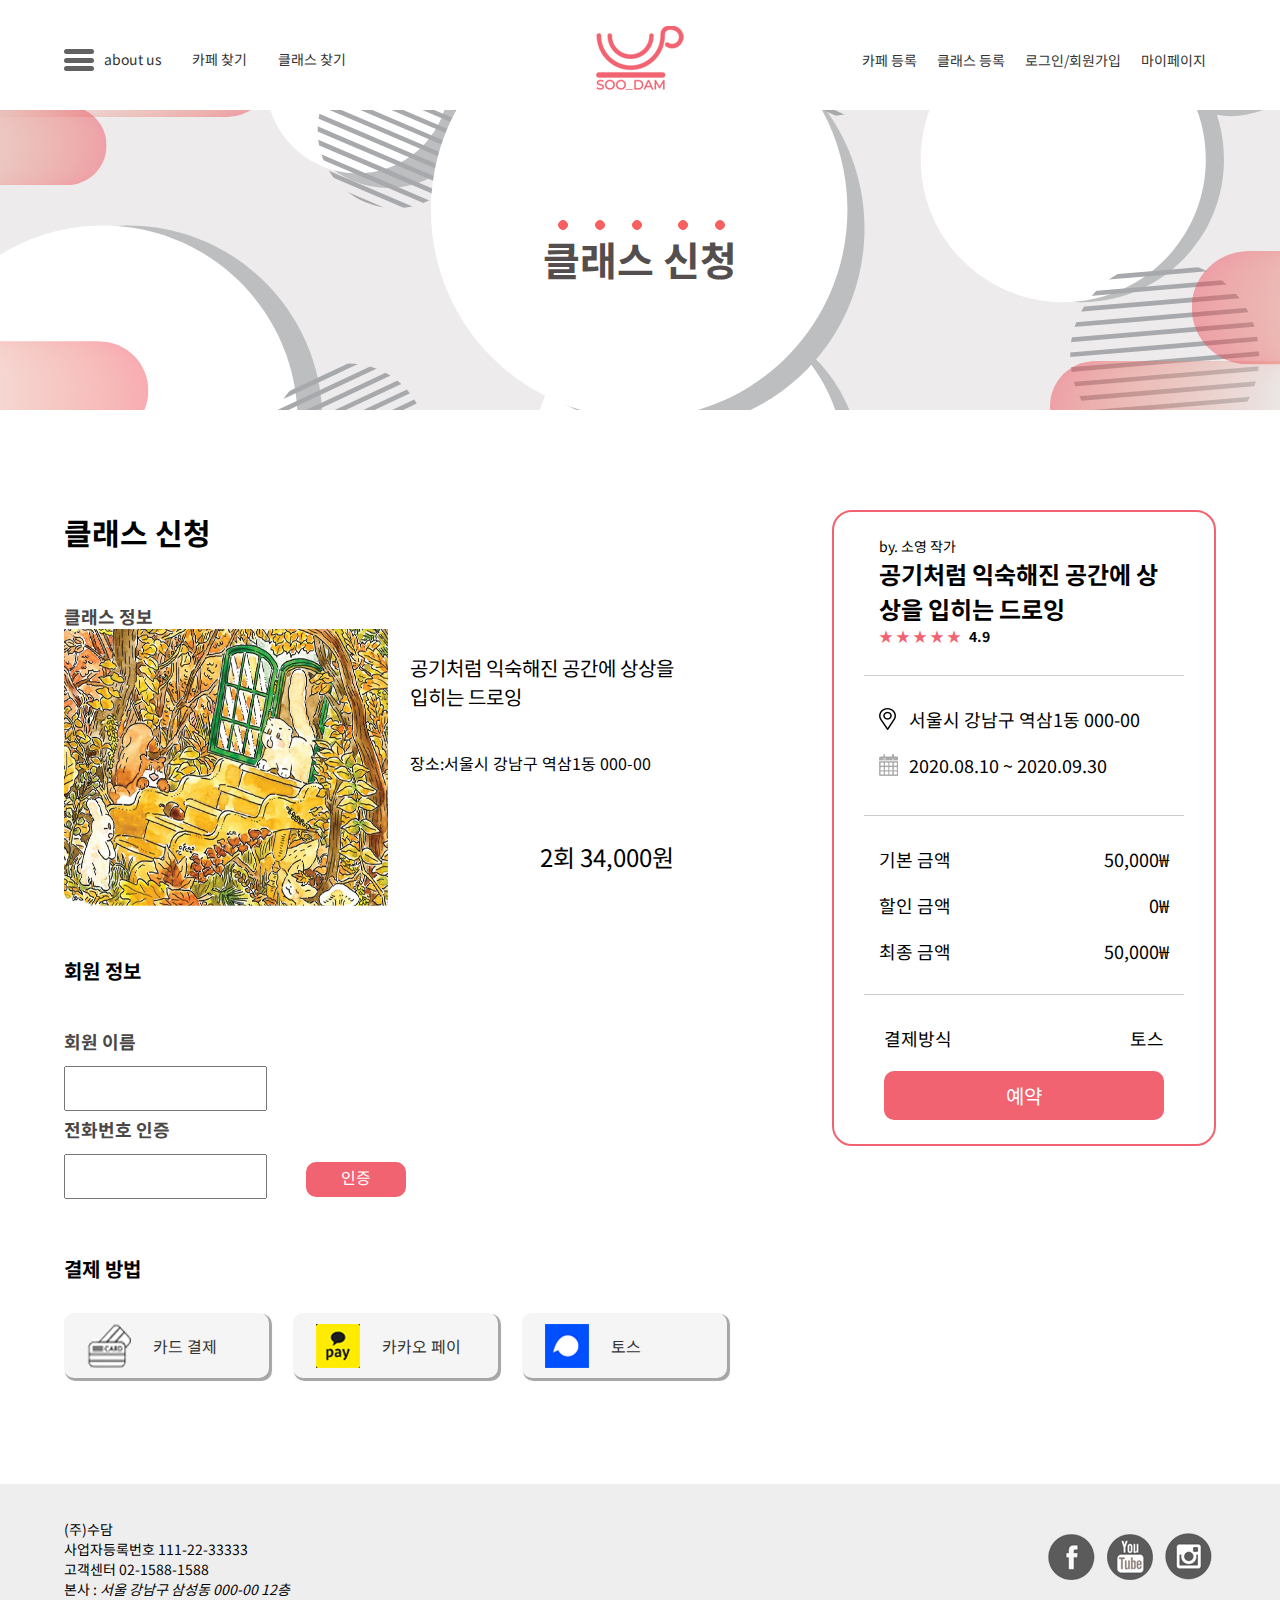
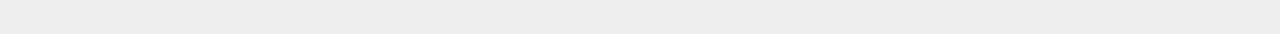
<file: classsin.html>
<!DOCTYPE html>
<html lang="en">

<head>
    <meta charset="UTF-8">
    <link href="css/classsin.css" rel="stylesheet" type="text/css">
    <title>Soodam</title>
    
    <link rel="icon" href="img/soodam.ico">
    <meta name="viewport" content="width=device-width, initial-scale=1">

</head>

<body>


    <header>
        <div class="head1">
            <div class="hamburger type1">
                <div class="menu_icon">
                    <span class="border1 border"></span>
                    <span class="border2 border"></span>
                    <span class="border3 border"></span>
                </div>
                <ul>
                    <li>
                        <a href="aboutus.html">about us</a> </li>
                    <li>
                        <a href="classcafe.html">카페 찾기</a>
                    </li>
                    <li>
                        <a href="cafe-class.html">클래스 찾기</a>
                    </li>
                </ul>
            </div>
        </div>


        <div class="head2">
            <a href="index.html">
                <img src="img/logo.png" alt="">
            </a>
        </div>
        <nav class="navi head1">
            <ul>

                <li>
                    <a href="cafeD.html">카페 등록</a>
                </li>
                <li>
                    <a href="#">클래스 등록</a>
                </li>
                <li>
                    <a href="#">로그인/회원가입</a>
                </li>

                <li>
                    <a href="mypage.html">마이페이지</a>
                </li>
            </ul>
        </nav>
    </header>

    <main>
        <div class="visual">
            <img src="img/sub_background.svg" alt="물방울 11개 큰것 2개 중간 것 4개 작은것 5개">
            <p>
                <span>클</span><span>래</span><span>스</span> <span>신</span><span>청</span>
            </p>
        </div>
    <div class="contents wid1152">
       <div class="wid66">
        <div class="con1">
           <h1>클래스 신청</h1>
           <article>
                    <h2>클래스 정보</h2>
                    <figure>
                        <img src="img/cafesin/img1.jpg">
                        <figcaption>
                            <p>공기처럼 익숙해진 공간에 상상을
                             입히는 드로잉</p>
                            <small>장소:서울시 강남구 역삼1동 000-00</small>
                            <p>2회 34,000원</p>
                        </figcaption>
                    </figure>
                    
                </article>
            
            
        </div>
        
        <div class="con3">
            <h1>회원 정보</h1>
            <article>
                <h2>회원 이름</h2>
                <form><input tupe="text"></form>
                <h2>전화번호 인증</h2>
                <form><input tupe="text"></form>
                <a href="#">인증</a>
                
            </article>
            </div>
            
            <div class="con5">
                <h1>결제 방법</h1>
                <a href="#"><div><img src="img/cafesin/icon1.png"><span>카드 결제</span></div></a>
                <a href="#"><div><img src="img/cafesin/kakao.png"><span>카카오 페이</span></div></a>
                <a href="#"><div><img src="img/cafesin/toss.png"><span>토스</span></div></a>
            </div>
            
            <article class="fix-sidebar">
                <div>
                    <div class="title">
                        by. <span> 소영 작가</span>
                        <p>공기처럼 익숙해진 공간에 상상을 입히는 드로잉</p>
                        <div><b>★ ★ ★ ★ ★</b> 4.9 </div>
                    </div>
                    <div class="sec">
                        <div class="loca">

                            <p>서울시 강남구 역삼1동 000-00</p>
                        </div>
                        <div class="date">
                            <p><span>2020.08.10 ~ 2020.09.30</span></p>
                        </div>

                    </div>
                    <div class="calc">

                        <ul>
                            <li>
                                <span>기본 금액</span> <span>50,000&#8361;</span>
                            </li>
                            <li>
                                <span>할인 금액</span> <span>0&#8361;</span>
                            </li>
                            <li>
                                <span>최종 금액</span> <span>50,000&#8361;</span>
                            </li>
                        </ul>

                    </div>
                    <div class="btn">
                       <div><span>결제방식</span> <span>토스</span></div>
                        <a href="#">예약</a>
                    </div>
                </div>
            </article>
            
            
            
            
       </div>
    </div>




    </main>

    <footer>


        <div>
            <p> (주)수담
                사업자등록번호 111-22-33333
                고객센터 02-1588-1588
                본사 : <i>서울 강남구 삼성동 000-00 12층</i>
            </p>
            <div>
                <img src="img/facebook.png" alt="회색 배경에 흰 색의 페이스북 이미지">
                <img src="img/youtube.png" alt="회색 배경에 흰 색의 유튜브 이미지">
                <img src="img/instar.png" alt="회색 배경에 흰 색의 인스타 이미지">
            </div>
        </div>

    </footer>


</body>

</html>
</file>
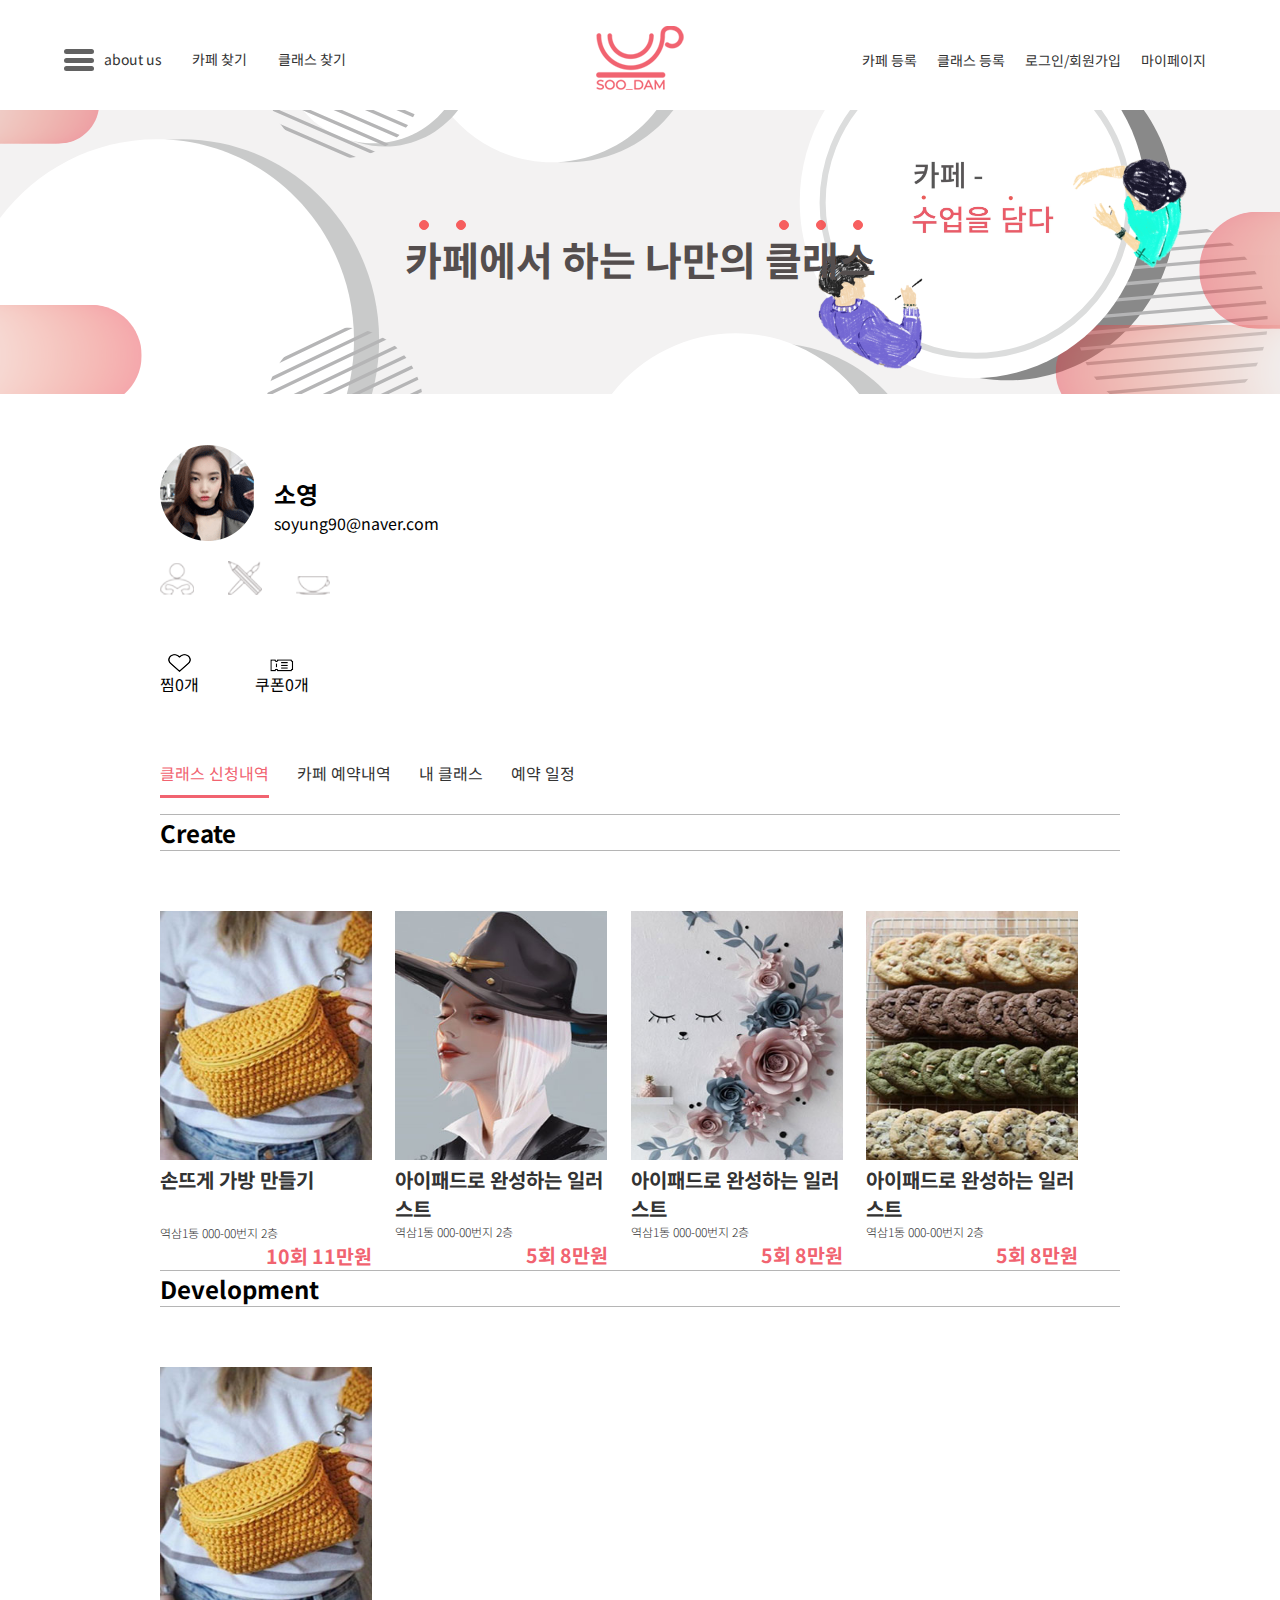
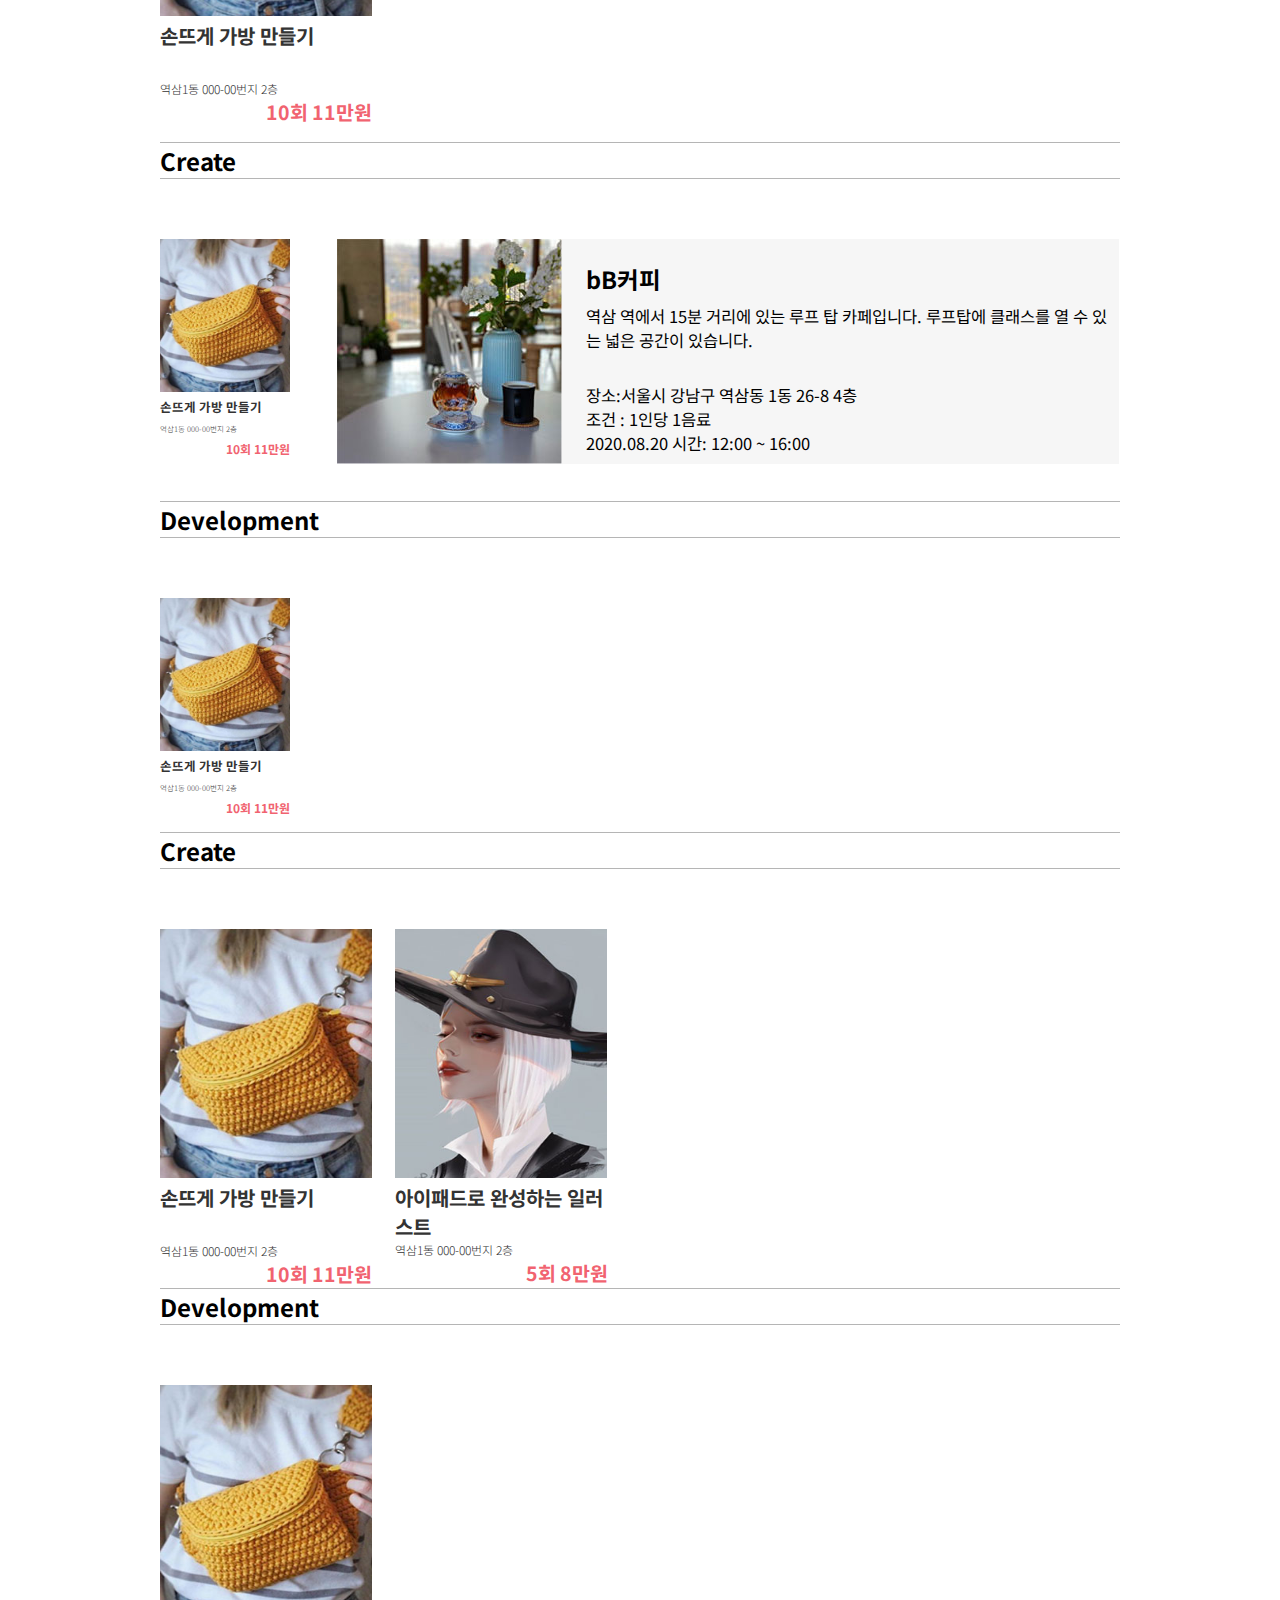
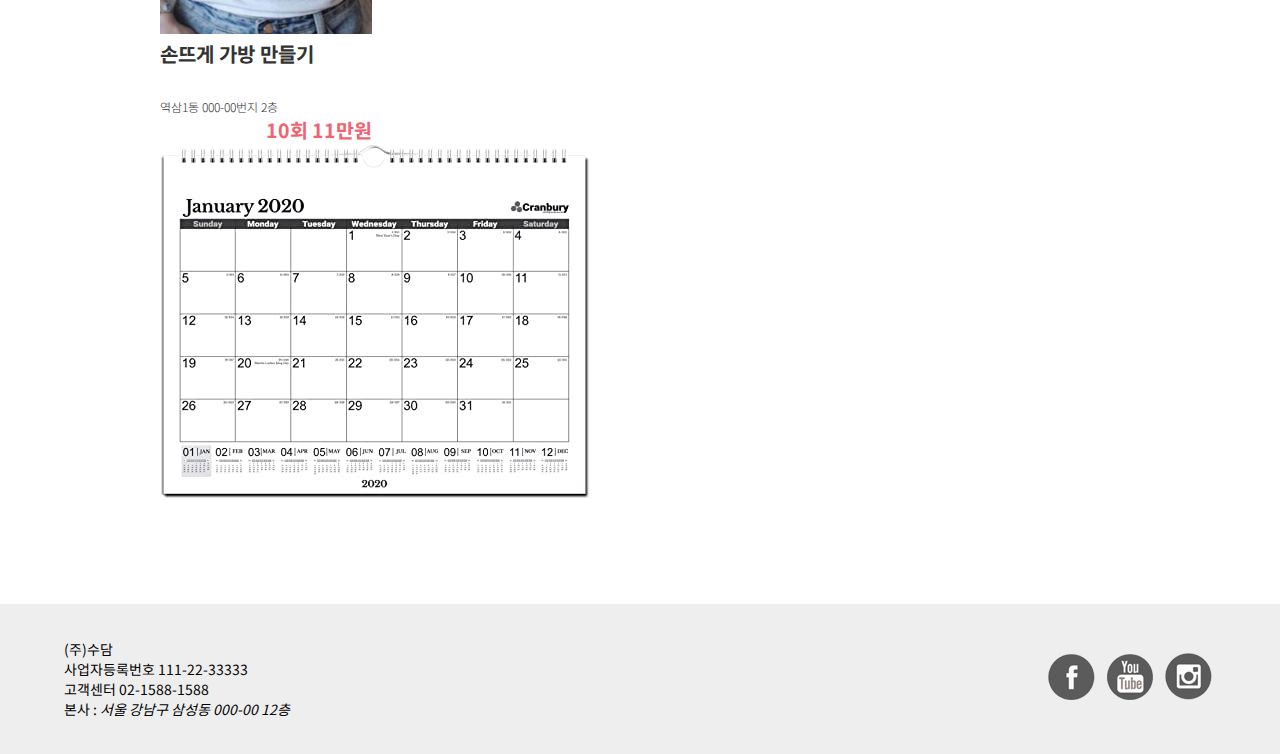
<file: mypage.html>
<!DOCTYPE html>
<html lang="en">

<head>
    <meta charset="UTF-8">
    <link href="css/mypage.css" rel="stylesheet" type="text/css">
    <title>Soodam</title>
    
    <link rel="icon" href="img/soodam.ico">
    <meta name="viewport" content="width=device-width, initial-scale=1">
    

</head>

 <body>

    <header>
        <div class="head1">
            <div class="hamburger type1">
                <div class="menu_icon">
                    <span class="border1 border"></span>
                    <span class="border2 border"></span>
                    <span class="border3 border"></span>
                </div>
                <ul>
                    <li>
                        <a href="#">about us</a> </li>
                    <li>
                        <a href="classcafe.html">카페 찾기</a>
                    </li>
                    <li>
                        <a href="cafe-class.html">클래스 찾기</a>
                    </li>
                </ul>
            </div>
        </div>


        <div class="head2">
            <a href="index.html">
                <img src="img/logo.png" alt="">
            </a>
        </div>
        <nav class="navi head1">
            <ul>

                <li>
                    <a href="cafeD.html">카페 등록</a>
                </li>
                <li>
                    <a href="#">클래스 등록</a>
                </li>
                <li>
                    <a href="#">로그인/회원가입</a>
                </li>

                <li>
                    <a href="mypage.html">마이페이지</a>
                </li>
            </ul>
        </nav>
    </header>


     <main>
        <div class="visual">
            <img src="img/main_background.svg" alt="">
            <p>
                <span>카</span><span>페</span>에서 하는 나만의 <span>클</span><span>래</span><span>스</span>
            </p>
        </div>

        <div class="contents">

            <div class="con1">
                <div class="profile">
                    <a href="#"><img src="img/soyung.png"></a>
                    <div class="name">
                        <h2>소영</h2>
                        <p>soyung90@naver.com</p>
                    </div>
                </div>
                <div class="icon">
                    <img src="img/student.png">
                    <img src="img/pencil.png">
                    <img src="img/cup.png">
                </div>
                <div class="icon2">
                    <span><img src="img/heart.png">찜0개</span>
                    <span><img src="img/heartside.png">쿠폰0개</span>
                </div>
            </div>

            <div class="con2">
                <div class="alstjd">
                   <div class="btn">
                    <ul>
                        <li><a class="on" href="#">클래스 신청내역</a></li>
                        <li><a href="#">카페 예약내역</a></li>
                        <li><a href="#">내 클래스</a></li>
                        <li><a href="#">예약 일정</a></li>

                    </ul>
                    </div>
                    <div class="rlaalstjd">
                    <div class="alstjd1 none"> <!--addclass removeclass hide show toggleClass-->
                        <h2>Create</h2>
                            <div class= a1_a2>
                            <div class=a1>
                                <a href="#">
                                <img src="img/card-1.jpg">
                                <h2>손뜨게 가방 만들기</h2>
                                <h3>역삼1동 000-00번지 2층</h3>
                                <p>10회 11만원</p>
                                </a>
                            </div>
                            <div class=a2>
                                <a href="#">
                                <img src="img/card-2.jpg">
                                <h2>아이패드로 완성하는 일러스트</h2>
                                <h3>역삼1동 000-00번지 2층</h3>
                                <p>5회 8만원</p>
                                </a>
                            </div>
                            <div class=a2>
                                <a href="#">
                                <img src="img/card-3.jpg">
                                <h2>아이패드로 완성하는 일러스트</h2>
                                <h3>역삼1동 000-00번지 2층</h3>
                                <p>5회 8만원</p>
                                </a>
                            </div>
                            <div class=a2>
                                <a href="#">
                                <img src="img/card-4.jpg">
                                <h2>아이패드로 완성하는 일러스트</h2>
                                <h3>역삼1동 000-00번지 2층</h3>
                                <p>5회 8만원</p>
                                </a>
                            </div>
                            </div>
                        
                             <h2>Development</h2>
                             <div class="a1_a2">
                            <div class="a1">
                                <a href="#">
                                <img src="img/card-1.jpg">
                                <h2>손뜨게 가방 만들기</h2>
                                <h3>역삼1동 000-00번지 2층</h3>
                                <p>10회 11만원</p>
                                </a>
                            </div>
                            </div>
                    </div>
                    <div class="alstjd2">
                        <h2>Create</h2>
                            <div class= a1_a2>
                            <div class="a1">
                                <a href="#">
                                <img src="img/card-1.jpg">
                                <h2>손뜨게 가방 만들기</h2>
                                <h3>역삼1동 000-00번지 2층</h3>
                                <p>10회 11만원</p>
                                </a>
                            </div>
                            <div class="a2">
                               <figure>
                                <img src="img/55.jpg">
                                <figcaption>
                                <h2>bB커피</h2>
                                <p>
                                    역삼 역에서 15분 거리에 있는 루프 탑 카페입니다. 루프탑에 클래스를 열 수 있는 넓은 공간이 있습니다.
                                </p>
                                <span>장소:서울시 강남구 역삼동 1동 26-8 4층
                                조건 :  1인당 1음료
                                2020.08.20  시간: 12:00 ~ 16:00
                                </span>
                                </figcaption>
                                </figure>
                            </div>
                            </div>
                        <div class="a1_2">
                             <h2>Development</h2>
                            <div class="a1">
                                <a href="#">
                                <img src="img/card-1.jpg">
                                <h2>손뜨게 가방 만들기</h2>
                                <h3>역삼1동 000-00번지 2층</h3>
                                <p>10회 11만원</p>
                                </a>
                            </div>
                            </div>
                            
                            
                    </div>
                    <div class="alstjd3 none">
                            <h2>Create</h2>
                            <div class= a1_a2>
                            <div class=a1>
                                <a href="#">
                                <img src="img/card-1.jpg">
                                <h2>손뜨게 가방 만들기</h2>
                                <h3>역삼1동 000-00번지 2층</h3>
                                <p>10회 11만원</p>
                                </a>
                            </div>
                            <div class=a2>
                                <a href="#">
                                <img src="img/card-2.jpg">
                                <h2>아이패드로 완성하는 일러스트</h2>
                                <h3>역삼1동 000-00번지 2층</h3>
                                <p>5회 8만원</p>
                                </a>
                            </div>
                            </div>
                        
                             <h2>Development</h2>
                             <div class="a1_a2">
                            <div class=a1>
                                <a href="#">
                                <img src="img/card-1.jpg">
                                <h2>손뜨게 가방 만들기</h2>
                                <h3>역삼1동 000-00번지 2층</h3>
                                <p>10회 11만원</p>
                                </a>
                            </div>
                            </div>
                    </div>
                    <div class="alstjd4 none">
                    <img src="img/cal.jpg" alt="달력">
                    </div> 
                        </div>
                </div>
            </div>

        </div>


        

    </main>

    <footer>


        <div>
            <p> (주)수담
                사업자등록번호 111-22-33333
                고객센터 02-1588-1588
                본사 : <i>서울 강남구 삼성동 000-00 12층</i>
            </p>
            <div>
                <img src="img/facebook.png" alt="회색 배경에 흰 색의 페이스북 이미지">
                <img src="img/youtube.png" alt="회색 배경에 흰 색의 유튜브 이미지">
                <img src="img/instar.png" alt="회색 배경에 흰 색의 인스타 이미지">
            </div>
        </div>

    </footer>


</body>

</html>
</file>
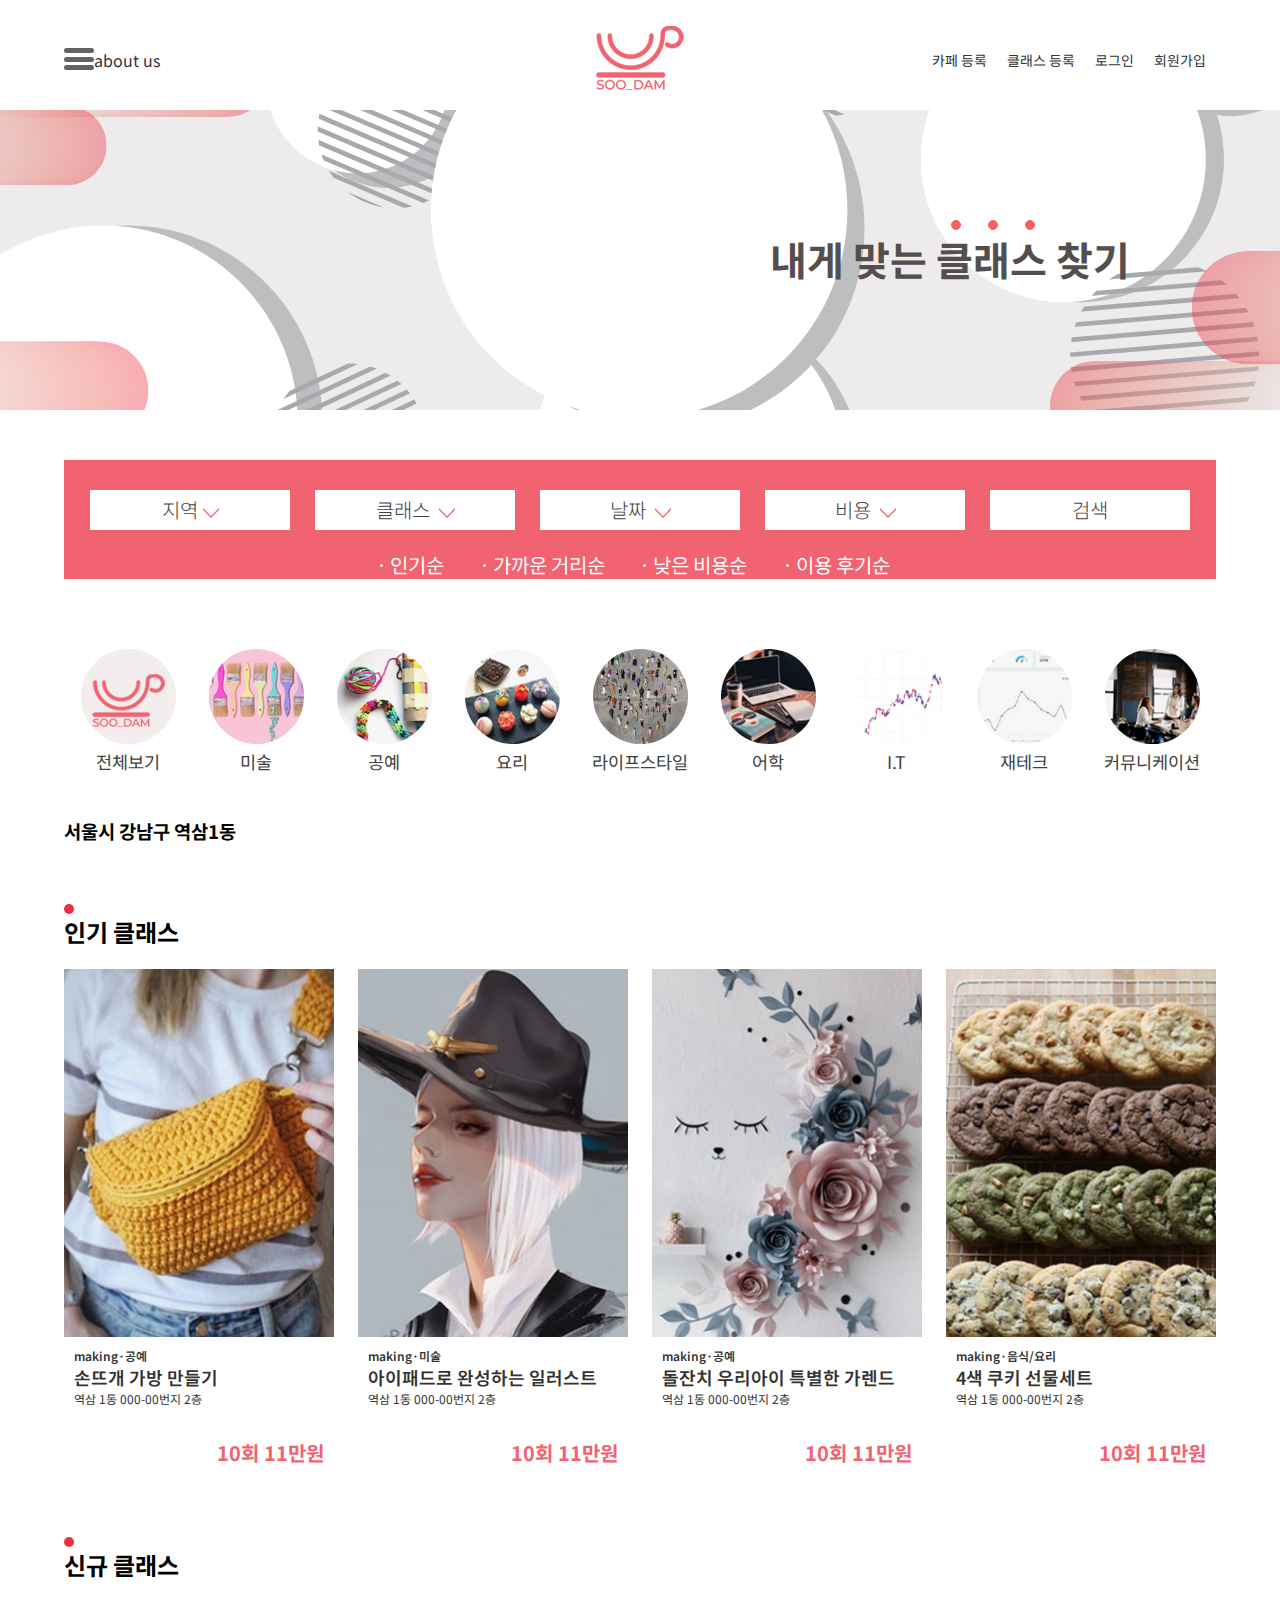
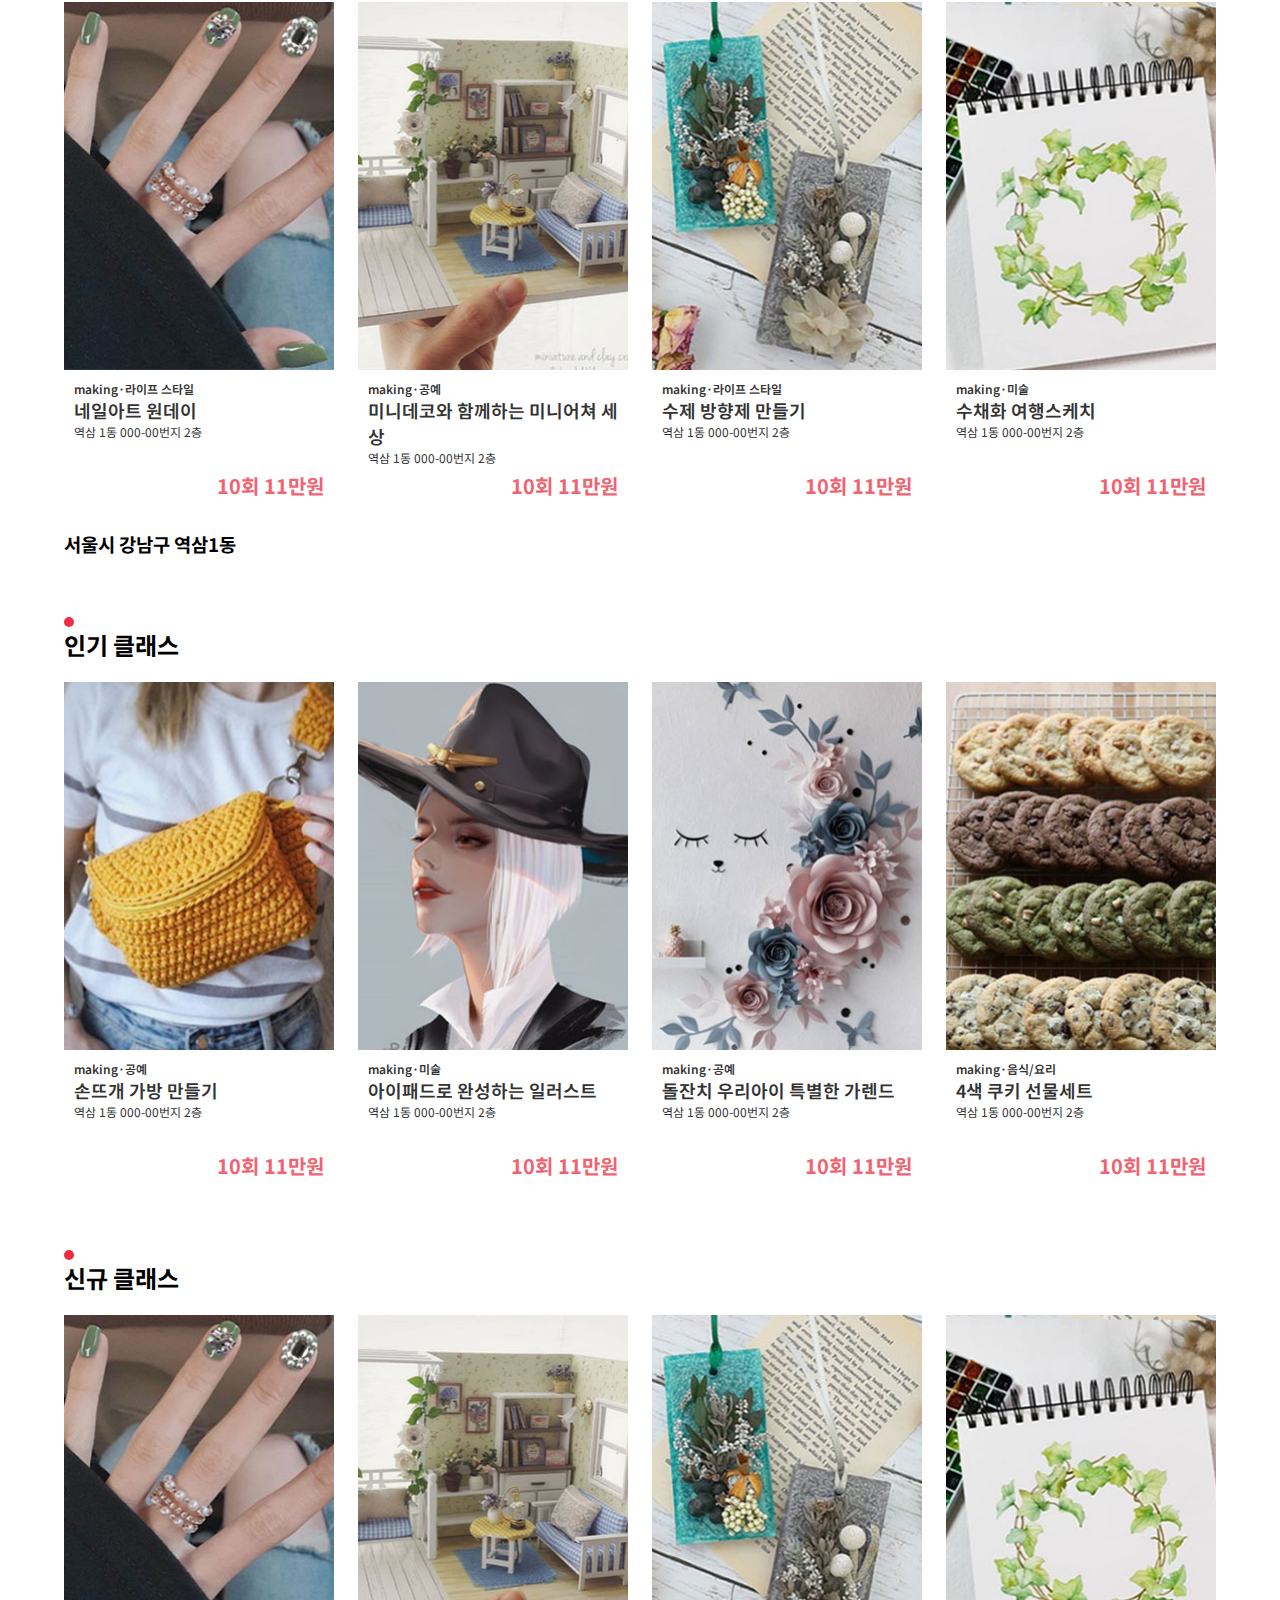
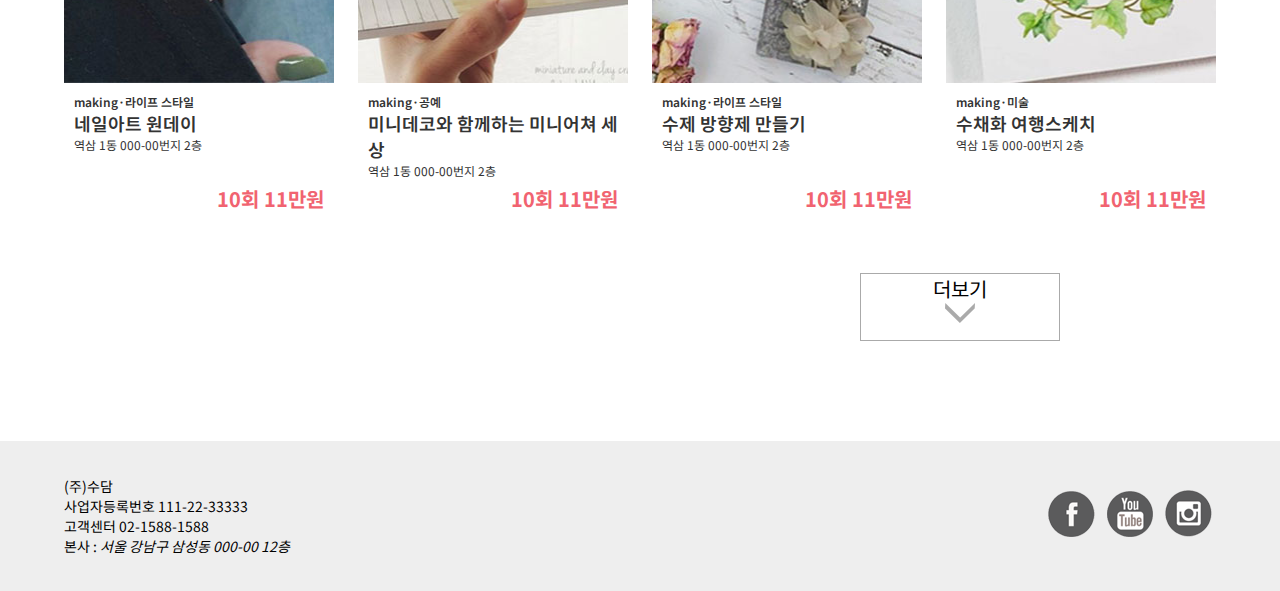
<file: student-cafe.html>
<!DOCTYPE html>
<html lang="en">

<head>
    <meta charset="UTF-8">
    <link href="css/student-class.css" rel="stylesheet" type="text/css">
    <title>Document</title>
    <meta name="viewport" content="width=device-width, initial-scale=1">

</head>

<body>


    <header>
        <div class="hamburger type1 head1">
            <div class="menu_icon">
                <span class="border1 border"></span>
                <span class="border2 border"></span>
                <span class="border3 border"></span>
            </div>
            <a>about us</a>
        </div>



        <div class="head2">
            <a href="">
                <img src="img/logo.png" alt="">
            </a>
        </div>
        <nav class="navi head1">
            <ul>
                <li>
                    <a>카페 등록</a>
                </li>
                <li>
                    <a>클래스 등록</a>
                </li>
                <li>
                    <a>로그인</a>
                </li>
                <li>
                    <a>회원가입</a>
                </li>
            </ul>
        </nav>
    </header>

    <main>
        <div class="visual">
            <img src="img/sub_background.svg" alt="물방울 11개 큰것 2개 중간 것 4개 작은것 5개">
            <p>
                내게 맞는 <span>클</span><span>래</span><span>스</span> 찾기
            </p>
        </div>

        <div class=search>

            <div class=pink>


                <div class=white>
                    <ul>
                        <li> <a href="#">
                                <p>
                                    <span>지역</span><img src="img/pinkarrow.png" alt="">
                                </p>
                            </a>
                        </li>


                        <li> <a href="#">
                                <p><span>클래스</span>
                                    <img src="img/pinkarrow.png" alt=""></p>
                            </a></li>
                        <li> <a href="#">
                                <p><span>날짜</span>
                                    <img src="img/pinkarrow.png" alt=""></p>
                            </a>
                        </li>
                        <li> <a href="#">
                                <p><span>비용</span>
                                    <img src="img/pinkarrow.png" alt=""></p>
                            </a>
                        </li>
                        <li> <a href="#">
                                <p><span>검색</span>
                                </p>
                            </a>
                        </li>
                    </ul>


                </div>


                <div class=order>
                    <ul>
                        <li> <a href="#">
                                <p>인기순</p><span></span>
                            </a></li>
                        <li> <a href="#">
                                <p>가까운 거리순</p><span></span>
                            </a></li>
                        <li> <a href="#">
                                <p>낮은 비용순</p><span></span>
                            </a></li>
                        <li> <a href="#">
                                <p>이용 후기순</p><span></span>
                            </a></li>

                    </ul>
                </div>
            </div>



            <div class=circle>


                <ul>
                    <li><a href="#"><img src="img/circle01.jpg">
                        <p>전체보기</p></a>
                    </li>
                    <li><a href="#"><img src="img/circle02.jpg">
                        <p>미술</p></a>
                    </li>
                    <li><a href="#"><img src="img/circle03.jpg">
                        <p>공예</p></a>
                    </li>
                    <li><a href="#"><img src="img/circle04.jpg">
                        <p>요리</p></a>
                    </li>
                    <li><a href="#"><img src="img/circle05.jpg">
                        <p>라이프스타일</p></a>
                    </li>
                    <li><a href="#"><img src="img/circle06.jpg">
                        <p>어학</p></a>
                    </li>
                    <li><a href="#"><img src="img/777.jpg">
                        <p>I.T</p></a>
                    </li>
                    <li><a href="#"><img src="img/circle08.jpg">
                        <p>재테크</p></a>
                    </li>
                    <li><a href="#"><img src="img/circle09.jpg">
                        <p>커뮤니케이션</p></a>
                    </li>

                </ul>
            </div>



            <div class=allcards>
                <div class="location mt20">
                    <h3>서울시 강남구 역삼1동</h3>
                </div>


                <section class="upper-part">
                    <article class="popclass mb50">
                        <h2>인기 클래스</h2>
                        <div class="row mt20">
                            <div class="card">
                                <a href="#">
                                    <figure>
                                        <img src="img/card-1.jpg" alt=""></figure>
                                    <div class="mar10 texara">

                                        <div class="card-categ fsize12"><span>making</span>&#183;<span>공예</span></div>
                                        <div class="card-title fsize18">손뜨개 가방 만들기</div>
                                        <div class="card-location fsize12">역삼 1동 000-00번지 2층</div>
                                        <div class="card-price fsize20">10회 11만원</div>
                                    </div>
                                </a>
                            </div>
                            <div class="card"> <a href="#">
                                    <figure>
                                        <img src="img/card-2.jpg" alt=""></figure>
                                    <div class="mar10 texara">

                                        <div class="card-categ fsize12"><span>making</span>&#183;<span>미술</span></div>
                                        <div class="card-title fsize18">아이패드로 완성하는 일러스트 </div>
                                        <div class="card-location fsize12">역삼 1동 000-00번지 2층</div>
                                        <div class="card-price fsize20">10회 11만원</div>
                                    </div>
                                </a>
                            </div>
                            <div class="card"> <a href="#">
                                    <figure>
                                        <img src="img/card-3.jpg" alt=""></figure>
                                    <div class="mar10 texara">

                                        <div class="card-categ fsize12"><span>making</span>&#183;<span>공예</span></div>
                                        <div class="card-title fsize18">돌잔치 우리아이 특별한 가렌드</div>
                                        <div class="card-location fsize12">역삼 1동 000-00번지 2층</div>
                                        <div class="card-price fsize20">10회 11만원</div>
                                    </div>
                                </a>
                            </div>
                            <div class="card"> <a href="#">
                                    <figure>
                                        <img src="img/card-4.jpg" alt=""></figure>
                                    <div class="mar10 texara">

                                        <div class="card-categ fsize12"><span>making</span>&#183;<span>음식/요리</span></div>
                                        <div class="card-title fsize18">4색 쿠키 선물세트</div>
                                        <div class="card-location fsize12">역삼 1동 000-00번지 2층</div>
                                        <div class="card-price fsize20">10회 11만원</div>
                                    </div>
                                </a>
                            </div>
                        </div>
                    </article>
                    <article class="newclass mb50 mt70">
                        <h2>신규 클래스</h2>
                        <div class="row mt20">
                            <div class="card">
                                <a href="#">
                                    <figure>
                                        <img src="img/new-card1.jpg" alt=""></figure>
                                    <div class="mar10 texara">

                                        <div class="card-categ fsize12"><span>making</span>&#183;<span>라이프 스타일</span></div>
                                        <div class="card-title fsize18">네일아트 원데이</div>
                                        <div class="card-location fsize12">역삼 1동 000-00번지 2층</div>
                                        <div class="card-price fsize20">10회 11만원</div>
                                    </div>
                                </a>
                            </div>
                            <div class="card"> <a href="#">
                                    <figure>
                                        <img src="img/new-card2.jpg" alt=""></figure>
                                    <div class="mar10 texara">

                                        <div class="card-categ fsize12"><span>making</span>&#183;<span>공예</span></div>
                                        <div class="card-title fsize18">미니데코와 함께하는 미니어쳐 세상 </div>
                                        <div class="card-location fsize12">역삼 1동 000-00번지 2층</div>
                                        <div class="card-price fsize20">10회 11만원</div>
                                    </div>
                                </a>
                            </div>
                            <div class="card"> <a href="#">
                                    <figure>
                                        <img src="img/new-card3.jpg" alt=""></figure>
                                    <div class="mar10 texara">

                                        <div class="card-categ fsize12"><span>making</span>&#183;<span>라이프 스타일</span></div>
                                        <div class="card-title fsize18">수제 방향제 만들기</div>
                                        <div class="card-location fsize12">역삼 1동 000-00번지 2층</div>
                                        <div class="card-price fsize20">10회 11만원</div>
                                    </div>
                                </a>
                            </div>
                            <div class="card"> <a href="#">
                                    <figure>
                                        <img src="img/new-card4.jpg" alt=""></figure>
                                    <div class="mar10 texara">

                                        <div class="card-categ fsize12"><span>making</span>&#183;<span>미술</span></div>
                                        <div class="card-title fsize18">수채화 여행스케치</div>
                                        <div class="card-location fsize12">역삼 1동 000-00번지 2층</div>
                                        <div class="card-price fsize20">10회 11만원</div>
                                    </div>
                                </a>
                            </div>
                        </div>

                        <div class="location mt20">
                            <h3>서울시 강남구 역삼1동</h3>
                        </div>


                        <section class="upper-part">
                            <article class="popclass mb50">
                                <h2>인기 클래스</h2>
                                <div class="row mt20">
                                    <div class="card">
                                        <a href="#">
                                            <figure>
                                                <img src="img/card-1.jpg" alt=""></figure>
                                            <div class="mar10 texara">

                                                <div class="card-categ fsize12"><span>making</span>&#183;<span>공예</span></div>
                                                <div class="card-title fsize18">손뜨개 가방 만들기</div>
                                                <div class="card-location fsize12">역삼 1동 000-00번지 2층</div>
                                                <div class="card-price fsize20">10회 11만원</div>
                                            </div>
                                        </a>
                                    </div>
                                    <div class="card"> <a href="#">
                                            <figure>
                                                <img src="img/card-2.jpg" alt=""></figure>
                                            <div class="mar10 texara">

                                                <div class="card-categ fsize12"><span>making</span>&#183;<span>미술</span></div>
                                                <div class="card-title fsize18">아이패드로 완성하는 일러스트 </div>
                                                <div class="card-location fsize12">역삼 1동 000-00번지 2층</div>
                                                <div class="card-price fsize20">10회 11만원</div>
                                            </div>
                                        </a>
                                    </div>
                                    <div class="card"> <a href="#">
                                            <figure>
                                                <img src="img/card-3.jpg" alt=""></figure>
                                            <div class="mar10 texara">

                                                <div class="card-categ fsize12"><span>making</span>&#183;<span>공예</span></div>
                                                <div class="card-title fsize18">돌잔치 우리아이 특별한 가렌드</div>
                                                <div class="card-location fsize12">역삼 1동 000-00번지 2층</div>
                                                <div class="card-price fsize20">10회 11만원</div>
                                            </div>
                                        </a>
                                    </div>
                                    <div class="card"> <a href="#">
                                            <figure>
                                                <img src="img/card-4.jpg" alt=""></figure>
                                            <div class="mar10 texara">

                                                <div class="card-categ fsize12"><span>making</span>&#183;<span>음식/요리</span></div>
                                                <div class="card-title fsize18">4색 쿠키 선물세트</div>
                                                <div class="card-location fsize12">역삼 1동 000-00번지 2층</div>
                                                <div class="card-price fsize20">10회 11만원</div>
                                            </div>
                                        </a>
                                    </div>
                                </div>
                            </article>
                            <article class="newclass mb50 mt70">
                                <h2>신규 클래스</h2>
                                <div class="row mt20">
                                    <div class="card">
                                        <a href="#">
                                            <figure>
                                                <img src="img/new-card1.jpg" alt=""></figure>
                                            <div class="mar10 texara">

                                                <div class="card-categ fsize12"><span>making</span>&#183;<span>라이프 스타일</span></div>
                                                <div class="card-title fsize18">네일아트 원데이</div>
                                                <div class="card-location fsize12">역삼 1동 000-00번지 2층</div>
                                                <div class="card-price fsize20">10회 11만원</div>
                                            </div>
                                        </a>
                                    </div>
                                    <div class="card"> <a href="#">
                                            <figure>
                                                <img src="img/new-card2.jpg" alt=""></figure>
                                            <div class="mar10 texara">

                                                <div class="card-categ fsize12"><span>making</span>&#183;<span>공예</span></div>
                                                <div class="card-title fsize18">미니데코와 함께하는 미니어쳐 세상 </div>
                                                <div class="card-location fsize12">역삼 1동 000-00번지 2층</div>
                                                <div class="card-price fsize20">10회 11만원</div>
                                            </div>
                                        </a>
                                    </div>
                                    <div class="card"> <a href="#">
                                            <figure>
                                                <img src="img/new-card3.jpg" alt=""></figure>
                                            <div class="mar10 texara">

                                                <div class="card-categ fsize12"><span>making</span>&#183;<span>라이프 스타일</span></div>
                                                <div class="card-title fsize18">수제 방향제 만들기</div>
                                                <div class="card-location fsize12">역삼 1동 000-00번지 2층</div>
                                                <div class="card-price fsize20">10회 11만원</div>
                                            </div>
                                        </a>
                                    </div>
                                    <div class="card"> <a href="#">
                                            <figure>
                                                <img src="img/new-card4.jpg" alt=""></figure>
                                            <div class="mar10 texara">

                                                <div class="card-categ fsize12"><span>making</span>&#183;<span>미술</span></div>
                                                <div class="card-title fsize18">수채화 여행스케치</div>
                                                <div class="card-location fsize12">역삼 1동 000-00번지 2층</div>
                                                <div class="card-price fsize20">10회 11만원</div>
                                            </div>
                                        </a>
                                    </div>
                                </div>
                            </article>
                        </section>


                    </article>
                </section>
            </div>


        </div>

    </main>

    <div class=more>
        <p>더보기</p>
        <img src="img/arrow_bottom_gray.png">

    </div>

    <footer>


        <div>
            <p> (주)수담
                사업자등록번호 111-22-33333
                고객센터 02-1588-1588
                본사 : <i>서울 강남구 삼성동 000-00 12층</i>
            </p>
            <div>
                <img src="img/facebook.png" alt="회색 배경에 흰 색의 페이스북 이미지">
                <img src="img/youtube.png" alt="회색 배경에 흰 색의 유튜브 이미지">
                <img src="img/instar.png" alt="회색 배경에 흰 색의 인스타 이미지">
            </div>
        </div>

    </footer>


</body></html>
</file>
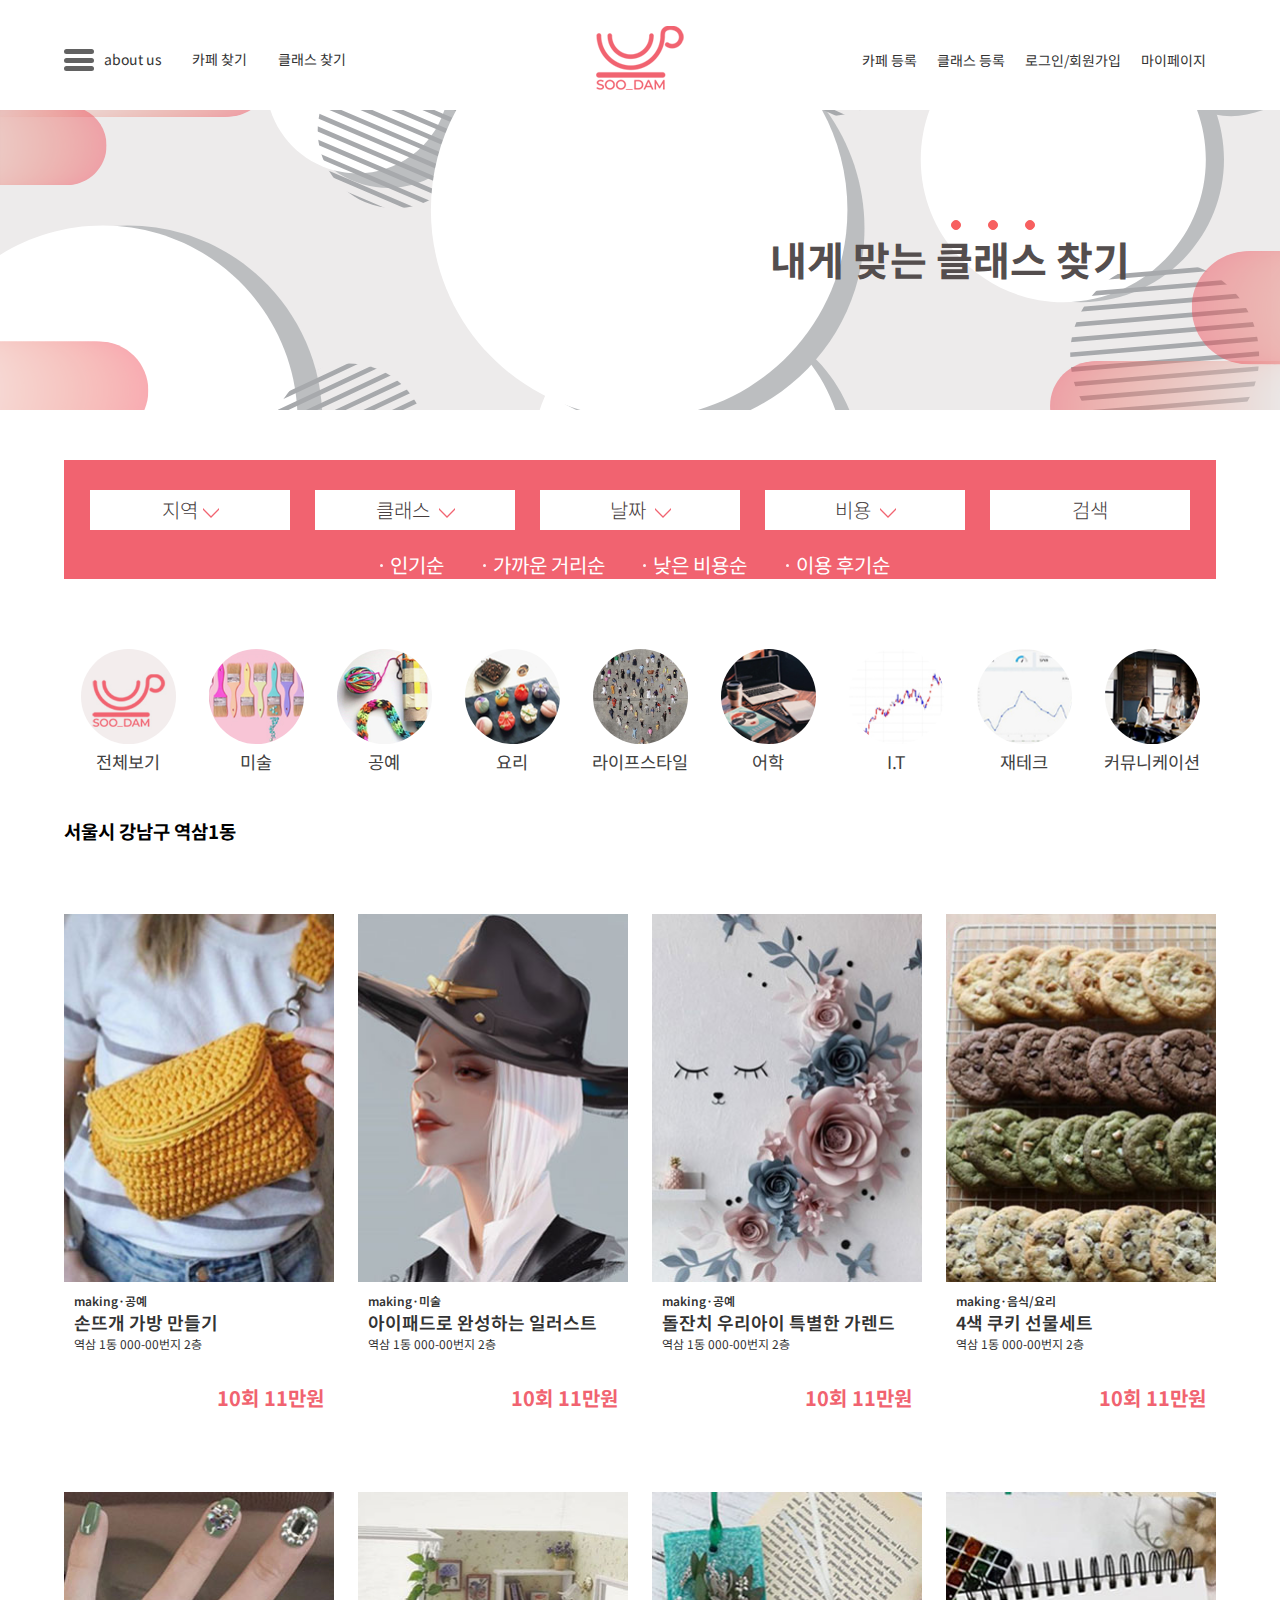
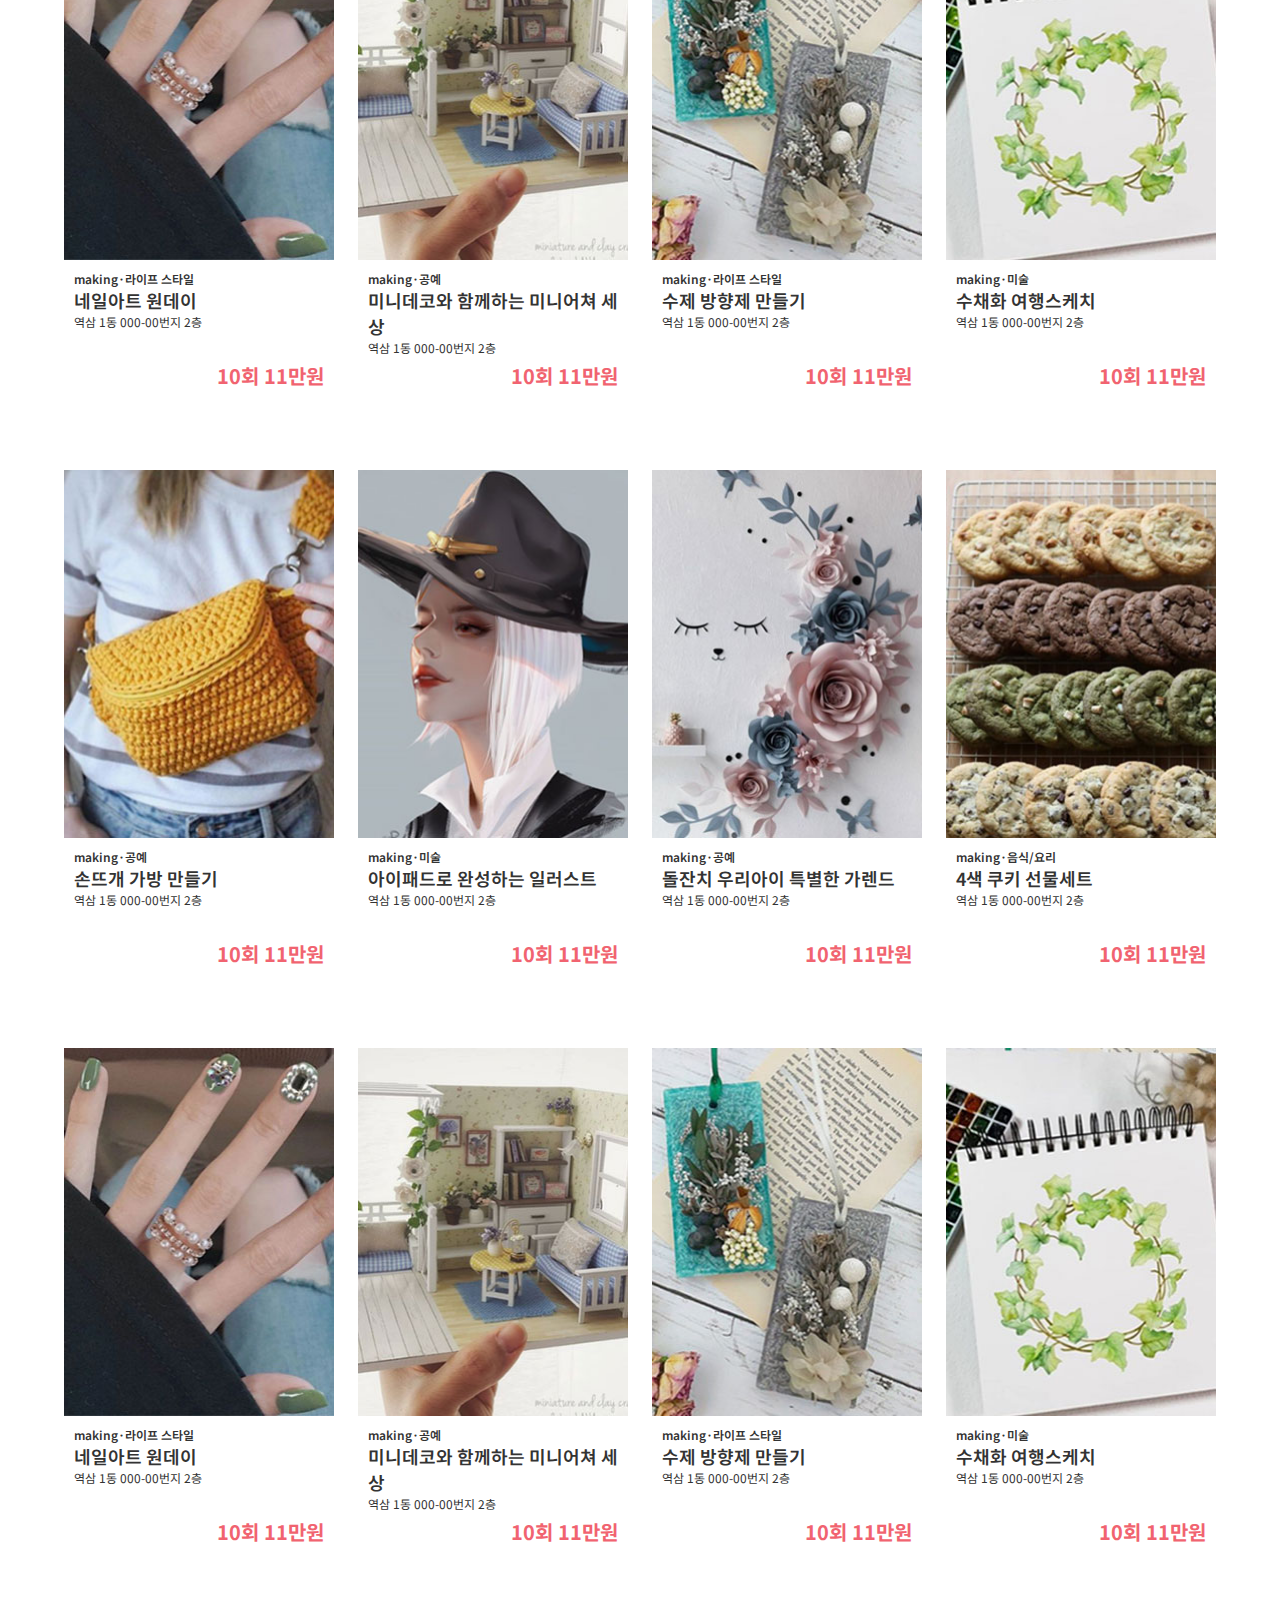
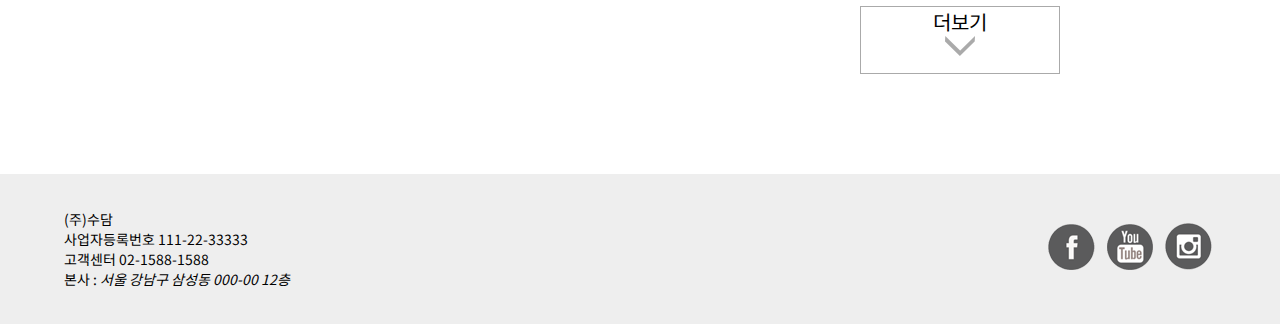
<file: student-class.html>
<!DOCTYPE html>
<html lang="en">

<head>
    <meta charset="UTF-8">
    <link href="css/student-class.css" rel="stylesheet" type="text/css">
    <title>Soodam</title>
    
    <link rel="icon" href="img/soodam.ico">
    <meta name="viewport" content="width=device-width, initial-scale=1">

</head>

<body>

    <header>
        <div class="head1">
            <div class="hamburger type1">
                <div class="menu_icon">
                    <span class="border1 border"></span>
                    <span class="border2 border"></span>
                    <span class="border3 border"></span>
                </div>
                <ul>
                    <li>
                        <a href="aboutus.html">about us</a> </li>
                    <li>
                        <a href="classcafe.html">카페 찾기</a>
                    </li>
                    <li>
                        <a href="cafe-class.html">클래스 찾기</a>
                    </li>
                </ul>
            </div>
        </div>


        <div class="head2">
            <a href="index.html">
                <img src="img/logo.png" alt="">
            </a>
        </div>
        <nav class="navi head1">
            <ul>

                <li>
                    <a href="cafeD.html">카페 등록</a>
                </li>
                <li>
                    <a href="classD.html">클래스 등록</a>
                </li>
                <li>
                    <a href="#">로그인/회원가입</a>
                </li>

                <li>
                    <a href="mypage.html">마이페이지</a>
                </li>
            </ul>
        </nav>
    </header>


    <main>
        <div class="visual">
            <img src="img/sub_background.svg" alt="물방울 11개 큰것 2개 중간 것 4개 작은것 5개">
            <p>
                내게 맞는 <span>클</span><span>래</span><span>스</span> 찾기
            </p>
        </div>

        <div class=search>

            <div class=pink>


                <div class=white>
                    <ul>
                        <li> <a href="#">
                                <p>
                                    <span>지역</span><img src="img/pinkarrow.png" alt="">
                                </p>
                            </a>
                        </li>


                        <li> <a href="#">
                                <p><span>클래스</span>
                                    <img src="img/pinkarrow.png" alt=""></p>
                            </a></li>
                        <li> <a href="#">
                                <p><span>날짜</span>
                                    <img src="img/pinkarrow.png" alt=""></p>
                            </a>
                        </li>
                        <li> <a href="#">
                                <p><span>비용</span>
                                    <img src="img/pinkarrow.png" alt=""></p>
                            </a>
                        </li>
                        <li> <a href="#">
                                <p><span>검색</span>
                                </p>
                            </a>
                        </li>
                    </ul>


                </div>


                <div class=order>
                    <ul>
                        <li> <a href="#">
                                <p>인기순</p><span></span>
                            </a></li>
                        <li> <a href="#">
                                <p>가까운 거리순</p><span></span>
                            </a></li>
                        <li> <a href="#">
                                <p>낮은 비용순</p><span></span>
                            </a></li>
                        <li> <a href="#">
                                <p>이용 후기순</p><span></span>
                            </a></li>

                    </ul>
                </div>
            </div>



            <div class=circle>


                <ul>
                    <li><a href="#"><img src="img/circle01.jpg">
                        <p>전체보기</p></a>
                    </li>
                    <li><a href="#"><img src="img/circle02.jpg">
                        <p>미술</p></a>
                    </li>
                    <li><a href="#"><img src="img/circle03.jpg">
                        <p>공예</p></a>
                    </li>
                    <li><a href="#"><img src="img/circle04.jpg">
                        <p>요리</p></a>
                    </li>
                    <li><a href="#"><img src="img/circle05.jpg">
                        <p>라이프스타일</p></a>
                    </li>
                    <li><a href="#"><img src="img/circle06.jpg">
                        <p>어학</p></a>
                    </li>
                    <li><a href="#"><img src="img/777.jpg">
                        <p>I.T</p></a>
                    </li>
                    <li><a href="#"><img src="img/circle08.jpg">
                        <p>재테크</p></a>
                    </li>
                    <li><a href="#"><img src="img/circle09.jpg">
                        <p>커뮤니케이션</p></a>
                    </li>

                </ul>
            </div>



            <div class=allcards>
                <div class="location mt20">
                    <h3>서울시 강남구 역삼1동</h3>
                </div>


                <section class="upper-part">
                    <article class="popclass mb50">
                        <div class="row mt20">
                            <div class="card">
                                <a href="user-class-detail.html">
                                    <figure>
                                        <img src="img/card-1.jpg" alt=""></figure>
                                    <div class="mar10 texara">

                                        <div class="card-categ fsize12"><span>making</span>&#183;<span>공예</span></div>
                                        <div class="card-title fsize18">손뜨개 가방 만들기</div>
                                        <div class="card-location fsize12">역삼 1동 000-00번지 2층</div>
                                        <div class="card-price fsize20">10회 11만원</div>
                                    </div>
                                </a>
                            </div>
                            <div class="card"> <a href="user-class-detail.html">
                                    <figure>
                                        <img src="img/card-2.jpg" alt=""></figure>
                                    <div class="mar10 texara">

                                        <div class="card-categ fsize12"><span>making</span>&#183;<span>미술</span></div>
                                        <div class="card-title fsize18">아이패드로 완성하는 일러스트 </div>
                                        <div class="card-location fsize12">역삼 1동 000-00번지 2층</div>
                                        <div class="card-price fsize20">10회 11만원</div>
                                    </div>
                                </a>
                            </div>
                            <div class="card"> <a href="user-class-detail.html">
                                    <figure>
                                        <img src="img/card-3.jpg" alt=""></figure>
                                    <div class="mar10 texara">

                                        <div class="card-categ fsize12"><span>making</span>&#183;<span>공예</span></div>
                                        <div class="card-title fsize18">돌잔치 우리아이 특별한 가렌드</div>
                                        <div class="card-location fsize12">역삼 1동 000-00번지 2층</div>
                                        <div class="card-price fsize20">10회 11만원</div>
                                    </div>
                                </a>
                            </div>
                            <div class="card"> <a href="user-class-detail.html">
                                    <figure>
                                        <img src="img/card-4.jpg" alt=""></figure>
                                    <div class="mar10 texara">

                                        <div class="card-categ fsize12"><span>making</span>&#183;<span>음식/요리</span></div>
                                        <div class="card-title fsize18">4색 쿠키 선물세트</div>
                                        <div class="card-location fsize12">역삼 1동 000-00번지 2층</div>
                                        <div class="card-price fsize20">10회 11만원</div>
                                    </div>
                                </a>
                            </div>
                        </div>
                    </article>
                    <article class="newclass mb50 mt70">

                        <div class="row mt20">
                            <div class="card">
                                <a href="user-class-detail.html">
                                    <figure>
                                        <img src="img/new-card1.jpg" alt=""></figure>
                                    <div class="mar10 texara">

                                        <div class="card-categ fsize12"><span>making</span>&#183;<span>라이프 스타일</span></div>
                                        <div class="card-title fsize18">네일아트 원데이</div>
                                        <div class="card-location fsize12">역삼 1동 000-00번지 2층</div>
                                        <div class="card-price fsize20">10회 11만원</div>
                                    </div>
                                </a>
                            </div>
                            <div class="card"> <a href="user-class-detail.html">
                                    <figure>
                                        <img src="img/new-card2.jpg" alt=""></figure>
                                    <div class="mar10 texara">

                                        <div class="card-categ fsize12"><span>making</span>&#183;<span>공예</span></div>
                                        <div class="card-title fsize18">미니데코와 함께하는 미니어쳐 세상 </div>
                                        <div class="card-location fsize12">역삼 1동 000-00번지 2층</div>
                                        <div class="card-price fsize20">10회 11만원</div>
                                    </div>
                                </a>
                            </div>
                            <div class="card"> <a href="user-class-detail.html">
                                    <figure>
                                        <img src="img/new-card3.jpg" alt=""></figure>
                                    <div class="mar10 texara">

                                        <div class="card-categ fsize12"><span>making</span>&#183;<span>라이프 스타일</span></div>
                                        <div class="card-title fsize18">수제 방향제 만들기</div>
                                        <div class="card-location fsize12">역삼 1동 000-00번지 2층</div>
                                        <div class="card-price fsize20">10회 11만원</div>
                                    </div>
                                </a>
                            </div>
                            <div class="card"> <a href="user-class-detail.html">
                                    <figure>
                                        <img src="img/new-card4.jpg" alt=""></figure>
                                    <div class="mar10 texara">

                                        <div class="card-categ fsize12"><span>making</span>&#183;<span>미술</span></div>
                                        <div class="card-title fsize18">수채화 여행스케치</div>
                                        <div class="card-location fsize12">역삼 1동 000-00번지 2층</div>
                                        <div class="card-price fsize20">10회 11만원</div>
                                    </div>
                                </a>
                            </div>
                        </div>


                        <section class="upper-part">
                            <article class="popclass mb50">
                                <div class="row mt20">
                                    <div class="card">
                                        <a href="user-class-detail.html">
                                            <figure>
                                                <img src="img/card-1.jpg" alt=""></figure>
                                            <div class="mar10 texara">

                                                <div class="card-categ fsize12"><span>making</span>&#183;<span>공예</span></div>
                                                <div class="card-title fsize18">손뜨개 가방 만들기</div>
                                                <div class="card-location fsize12">역삼 1동 000-00번지 2층</div>
                                                <div class="card-price fsize20">10회 11만원</div>
                                            </div>
                                        </a>
                                    </div>
                                    <div class="card"> <a href="user-class-detail.html">
                                            <figure>
                                                <img src="img/card-2.jpg" alt=""></figure>
                                            <div class="mar10 texara">

                                                <div class="card-categ fsize12"><span>making</span>&#183;<span>미술</span></div>
                                                <div class="card-title fsize18">아이패드로 완성하는 일러스트 </div>
                                                <div class="card-location fsize12">역삼 1동 000-00번지 2층</div>
                                                <div class="card-price fsize20">10회 11만원</div>
                                            </div>
                                        </a>
                                    </div>
                                    <div class="card"> <a href="user-class-detail.html">
                                            <figure>
                                                <img src="img/card-3.jpg" alt=""></figure>
                                            <div class="mar10 texara">

                                                <div class="card-categ fsize12"><span>making</span>&#183;<span>공예</span></div>
                                                <div class="card-title fsize18">돌잔치 우리아이 특별한 가렌드</div>
                                                <div class="card-location fsize12">역삼 1동 000-00번지 2층</div>
                                                <div class="card-price fsize20">10회 11만원</div>
                                            </div>
                                        </a>
                                    </div>
                                    <div class="card"> <a href="user-class-detail.html">
                                            <figure>
                                                <img src="img/card-4.jpg" alt=""></figure>
                                            <div class="mar10 texara">

                                                <div class="card-categ fsize12"><span>making</span>&#183;<span>음식/요리</span></div>
                                                <div class="card-title fsize18">4색 쿠키 선물세트</div>
                                                <div class="card-location fsize12">역삼 1동 000-00번지 2층</div>
                                                <div class="card-price fsize20">10회 11만원</div>
                                            </div>
                                        </a>
                                    </div>
                                </div>
                            </article>
                            <article class="newclass mb50 mt70">

                                <div class="row mt20">
                                    <div class="card">
                                        <a href="user-class-detail.html">
                                            <figure>
                                                <img src="img/new-card1.jpg" alt=""></figure>
                                            <div class="mar10 texara">

                                                <div class="card-categ fsize12"><span>making</span>&#183;<span>라이프 스타일</span></div>
                                                <div class="card-title fsize18">네일아트 원데이</div>
                                                <div class="card-location fsize12">역삼 1동 000-00번지 2층</div>
                                                <div class="card-price fsize20">10회 11만원</div>
                                            </div>
                                        </a>
                                    </div>
                                    <div class="card"> <a href="user-class-detail.html">
                                            <figure>
                                                <img src="img/new-card2.jpg" alt=""></figure>
                                            <div class="mar10 texara">

                                                <div class="card-categ fsize12"><span>making</span>&#183;<span>공예</span></div>
                                                <div class="card-title fsize18">미니데코와 함께하는 미니어쳐 세상 </div>
                                                <div class="card-location fsize12">역삼 1동 000-00번지 2층</div>
                                                <div class="card-price fsize20">10회 11만원</div>
                                            </div>
                                        </a>
                                    </div>
                                    <div class="card"> <a href="user-class-detail.html">
                                            <figure>
                                                <img src="img/new-card3.jpg" alt=""></figure>
                                            <div class="mar10 texara">

                                                <div class="card-categ fsize12"><span>making</span>&#183;<span>라이프 스타일</span></div>
                                                <div class="card-title fsize18">수제 방향제 만들기</div>
                                                <div class="card-location fsize12">역삼 1동 000-00번지 2층</div>
                                                <div class="card-price fsize20">10회 11만원</div>
                                            </div>
                                        </a>
                                    </div>
                                    <div class="card"> <a href="user-class-detail.html">
                                            <figure>
                                                <img src="img/new-card4.jpg" alt=""></figure>
                                            <div class="mar10 texara">

                                                <div class="card-categ fsize12"><span>making</span>&#183;<span>미술</span></div>
                                                <div class="card-title fsize18">수채화 여행스케치</div>
                                                <div class="card-location fsize12">역삼 1동 000-00번지 2층</div>
                                                <div class="card-price fsize20">10회 11만원</div>
                                            </div>
                                        </a>
                                    </div>
                                </div>
                            </article>
                        </section>


                    </article>
                </section>
            </div>


        </div>
    <div class=more>
        <p>더보기</p>
        <img src="img/arrow_bottom_gray.png">

    </div>
    </main>

    <footer>


        <div>
            <p> (주)수담
                사업자등록번호 111-22-33333
                고객센터 02-1588-1588
                본사 : <i>서울 강남구 삼성동 000-00 12층</i>
            </p>
            <div>
                <img src="img/facebook.png" alt="회색 배경에 흰 색의 페이스북 이미지">
                <img src="img/youtube.png" alt="회색 배경에 흰 색의 유튜브 이미지">
                <img src="img/instar.png" alt="회색 배경에 흰 색의 인스타 이미지">
            </div>
        </div>

    </footer>


</body></html>
</file>
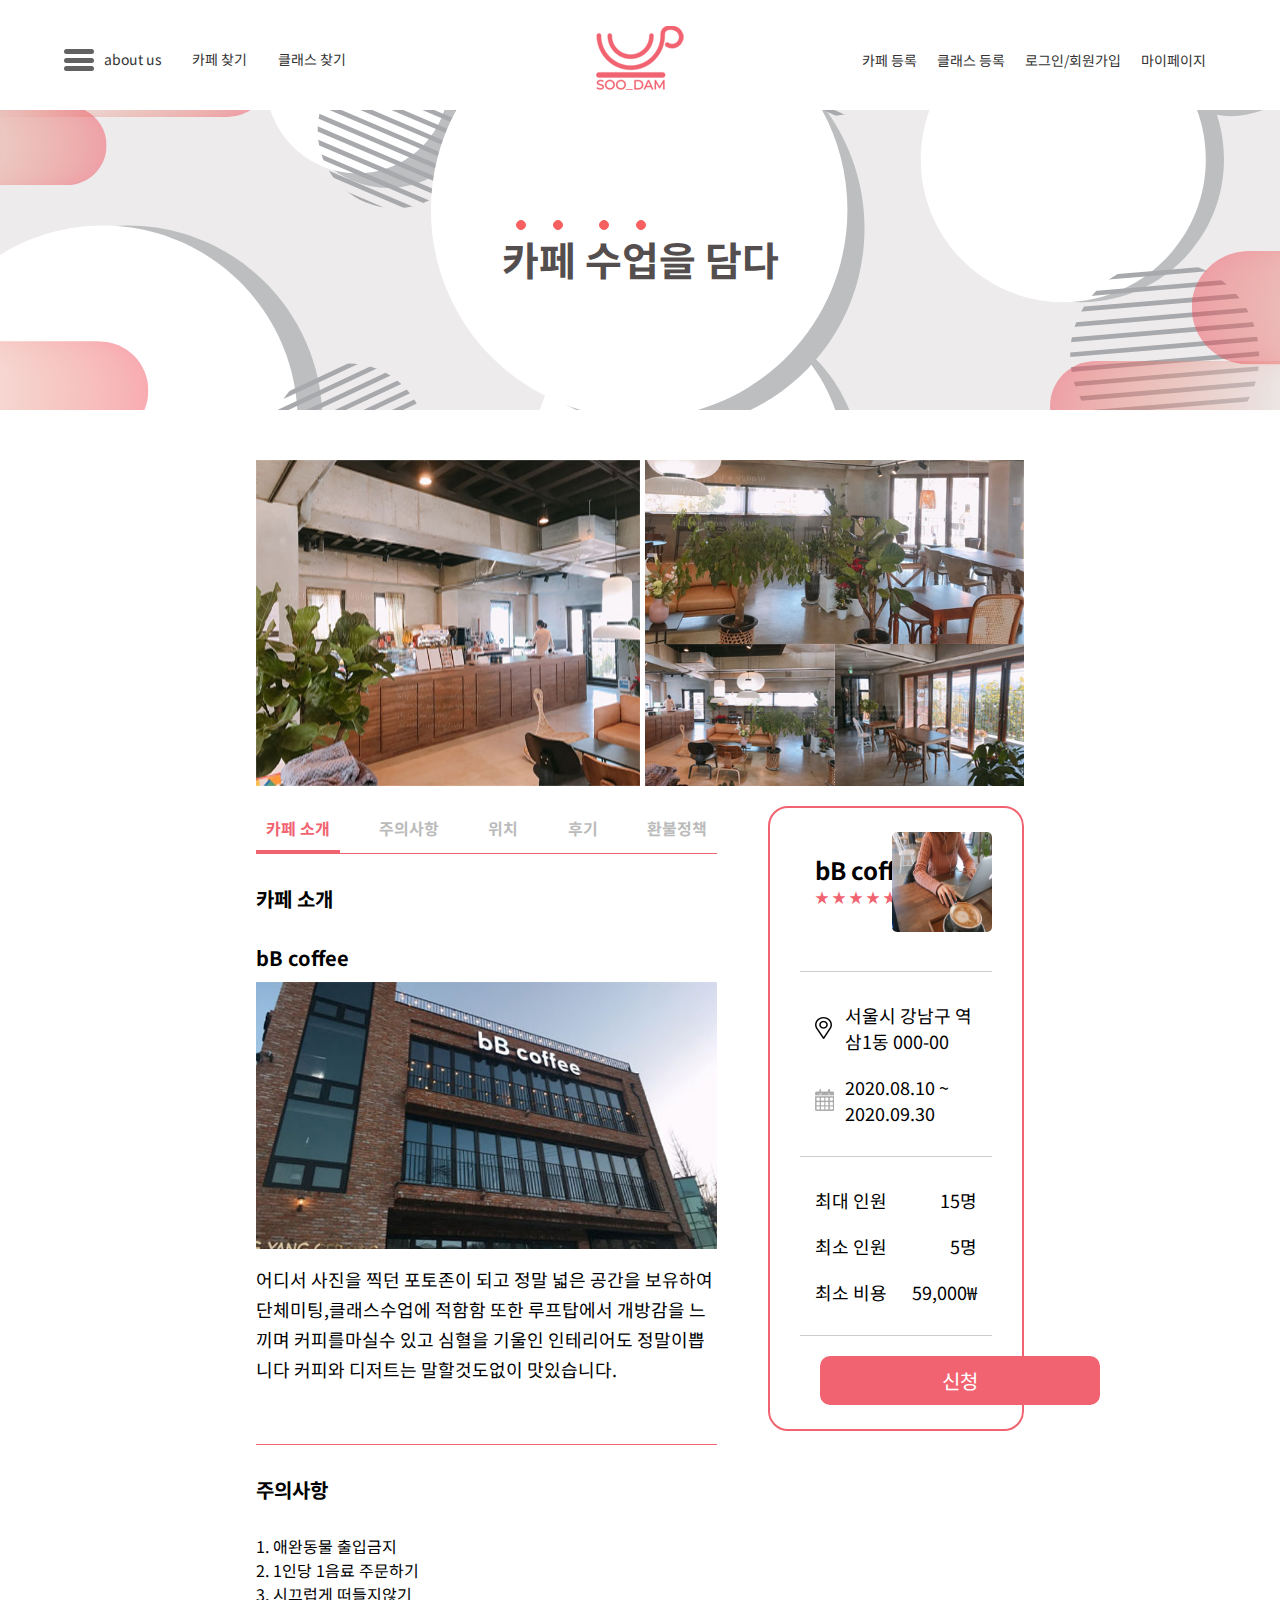
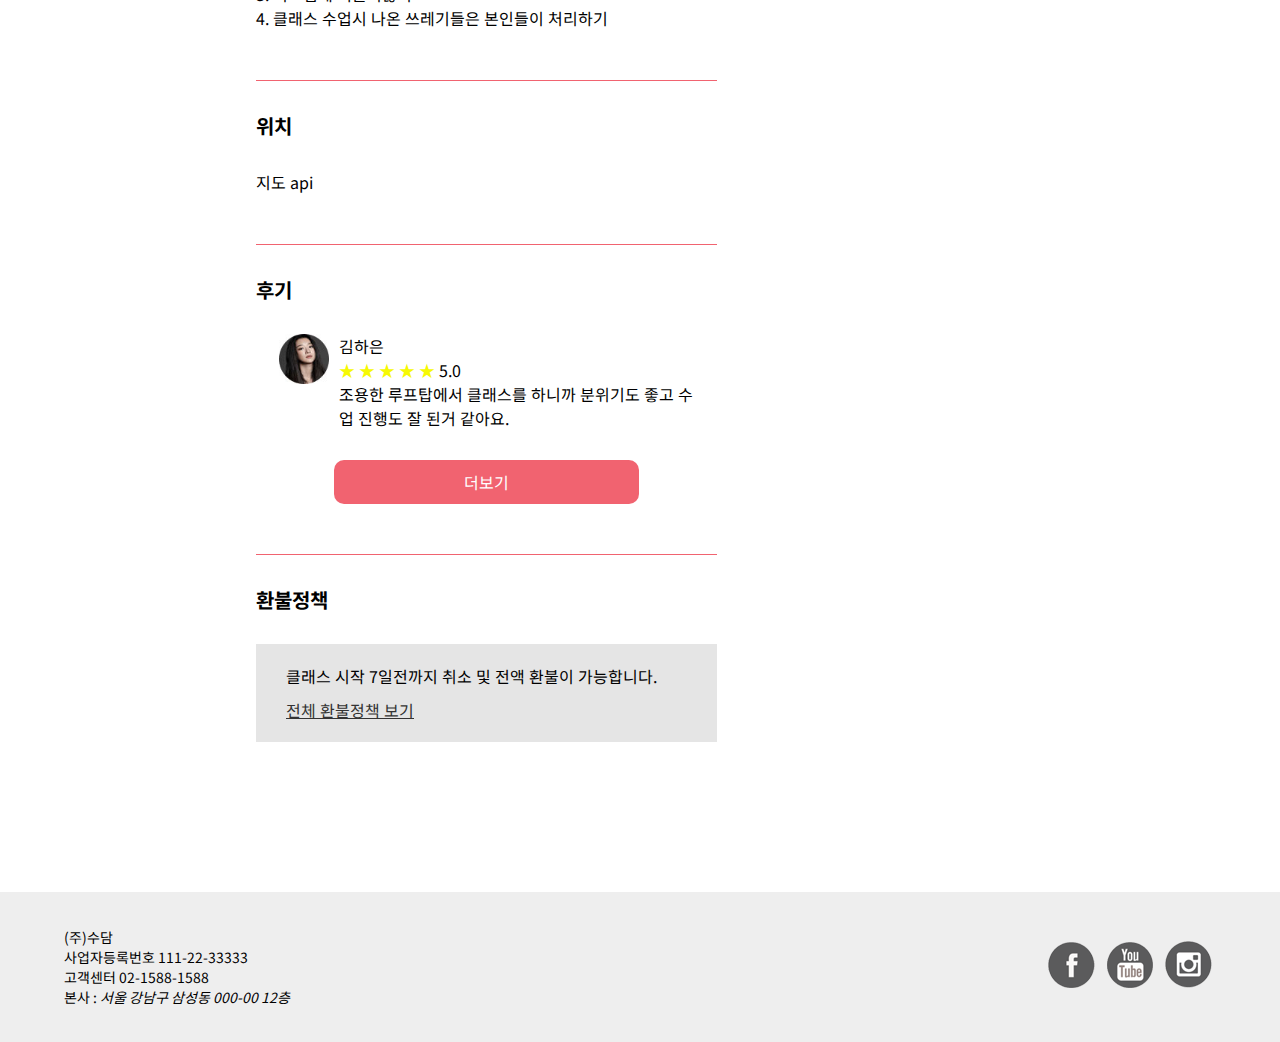
<file: teacher-cafe-detail.html>
<!DOCTYPE html>
<html lang="en">

<head>
    <meta charset="UTF-8">
    <link href="css/teacher-cafe-detail.css" rel="stylesheet" type="text/css">
    <title>Soodam</title>
    
    <link rel="icon" href="img/soodam.ico">
    <meta name="viewport" content="width=device-width, initial-scale=1">

</head>

<body>


    <header>
        <div class="head1">
            <div class="hamburger type1">
                <div class="menu_icon">
                    <span class="border1 border"></span>
                    <span class="border2 border"></span>
                    <span class="border3 border"></span>
                </div>
                <ul>
                    <li>
                        <a href="aboutus.html">about us</a> </li>
                    <li>
                        <a href="classcafe.html">카페 찾기</a>
                    </li>
                    <li>
                        <a href="cafe-class.html">클래스 찾기</a>
                    </li>
                </ul>
            </div>
        </div>


        <div class="head2">
            <a href="index.html">
                <img src="img/logo.png" alt="">
            </a>
        </div>
        <nav class="navi head1">
            <ul>

                <li>
                    <a href="cafeD.html">카페 등록</a>
                </li>
                <li>
                    <a href="classD.html">클래스 등록</a>
                </li>
                <li>
                    <a href="#">로그인/회원가입</a>
                </li>

                <li>
                    <a href="mypage.html">마이페이지</a>
                </li>
            </ul>
        </nav>
    </header>


    <main>
        <div class="visual">
            <img src="img/sub_background.svg" alt="물방울 11개 큰것 2개 중간 것 4개 작은것 5개">
            <p>
                <span>카</span><span>페</span> <span>수</span><span>업</span>을 담다
            </p>
        </div>

        <article class="img-area mt50">
            <img src="img/teacher-detail-img/detailthum1.jpg" alt="">
            <div>
                <img src="img/teacher-detail-img/detailthum2.jpg" alt="">
                <div>
                    <img src="img/teacher-detail-img/detailthum3.jpg" alt="">
                    <img src="img/teacher-detail-img/detailthum4.jpg" alt="">
                </div>

            </div>
        </article>
        <section class="main-area mt20">
            <article class="content-area">
                <div class="content-header">
                    <ul>
                        <li><a href="#intro" class="active">카페 소개</a></li>
                        <li><a href="#warn" class="">주의사항</a></li>
                        <li><a href="#location" class="">위치</a></li>
                        <li><a href="#review" class="">후기</a></li>
                        <li><a href="#refund" class="">환불정책</a></li>
                    </ul>
                </div>
                <div class= content-bind>

                    <div class="cafe-intro" id="intro">
                        <h3>카페 소개
                        </h3>
                        <h4>
                            bB coffee<br>
                        </h4>

                        <img src="img/teacher-detail-img/content1.jpg" alt="">
                        <p>어디서 사진을 찍던 포토존이 되고 정말 넓은 공간을 보유하여 단체미팅,클래스수업에 적함함 또한 루프탑에서 개방감을 느끼며 커피를마실수 있고 심혈을 기울인 인테리어도 정말이쁩니다 커피와 디저트는 말할것도없이 맛있습니다.


                        </p>
                    </div>

                    <div class="warn" id="warn">
                        <h3>
                            주의사항
                        </h3>
                        <div>
                            <ol>
                                <li>
                                    1. 애완동물 출입금지
                                </li>
                                <li>
                                    2. 1인당 1음료 주문하기

                                </li>
                                <li>
                                    3. 시끄럽게 떠들지않기
                                </li>
                                <li>
                                    4. 클래스 수업시 나온 쓰레기들은 본인들이 처리하기
                                </li>
                            </ol>
                        </div>


                    </div>

                    <div class="cafe-location" id="location">
                        <h3>위치</h3>
                        지도 api
                    </div>

                    <div class="community" id="community">

                        <h3>후기</h3>

                        <div class="review" id="review">

                            <div>
                                <img src="img/user-detail-img/review.jpg" alt="">
                                <div>
                                    <p>김하은
                                    </p>
                                    <p><span>★ ★ ★ ★ ★ </span> 5.0</p>
                                    <p>조용한 루프탑에서 클래스를 하니까 분위기도 좋고 수업 진행도 잘 된거 같아요.</p>
                                </div>
                            </div>
                        </div>
                        <div class="btn">
                            <a href="">
                                더보기
                            </a>
                        </div>
                    </div>



                    <div class="refund-policy" id="refund">
                        <h3>환불정책</h3>
                        <div>
                            <p>클래스 시작 7일전까지 취소 및 전액 환불이 가능합니다.</p>
                            <a href="#">전체 환불정책 보기</a>
                        </div>


                    </div>




                </div>

            </article>
            <article class="fix-sidebar">
                <div>
                    <div class="title-area">
                        <div class="title">
                            <p>bB coffee</p>
                            <div><b>★ ★ ★ ★ ★</b> 4.9 </div>
                        </div>
                        <img src="img/teacher-detail-img/titleimg.jpg" alt="">
                    </div>
                    <div class="sec">
                        <div class="loca">

                            <p>서울시 강남구 역삼1동 000-00</p>
                        </div>
                        <div class="date">
                            <p><span>2020.08.10 ~ 2020.09.30</span></p>
                        </div>

                    </div>
                    <div class="calc">

                        <ul>
                            <li>
                                <span>최대 인원</span> <span>15명</span>
                            </li>
                            <li>
                                <span>최소 인원</span> <span>5명</span>
                            </li>
                            <li>
                                <span>최소 비용</span> <span>59,000&#8361;</span>
                            </li>
                        </ul>

                    </div>
                    <div class="btn">
                        <a href="cafesin.html">신청</a>
                    </div>
                </div>
            </article>
        </section>
    </main>
    <footer>
        <div>
            <p> (주)수담
                사업자등록번호 111-22-33333
                고객센터 02-1588-1588
                본사 : <i>서울 강남구 삼성동 000-00 12층</i>
            </p>
            <div>
                <img src="img/facebook.png" alt="회색 배경에 흰 색의 페이스북 이미지">
                <img src="img/youtube.png" alt="회색 배경에 흰 색의 유튜브 이미지">
                <img src="img/instar.png" alt="회색 배경에 흰 색의 인스타 이미지">
            </div>
        </div>

    </footer>


    <script>
        const scrollLoca = document.documentElement.scrollTop;

        console.log(scrollLoca);
    </script>


</body></html>
</file>
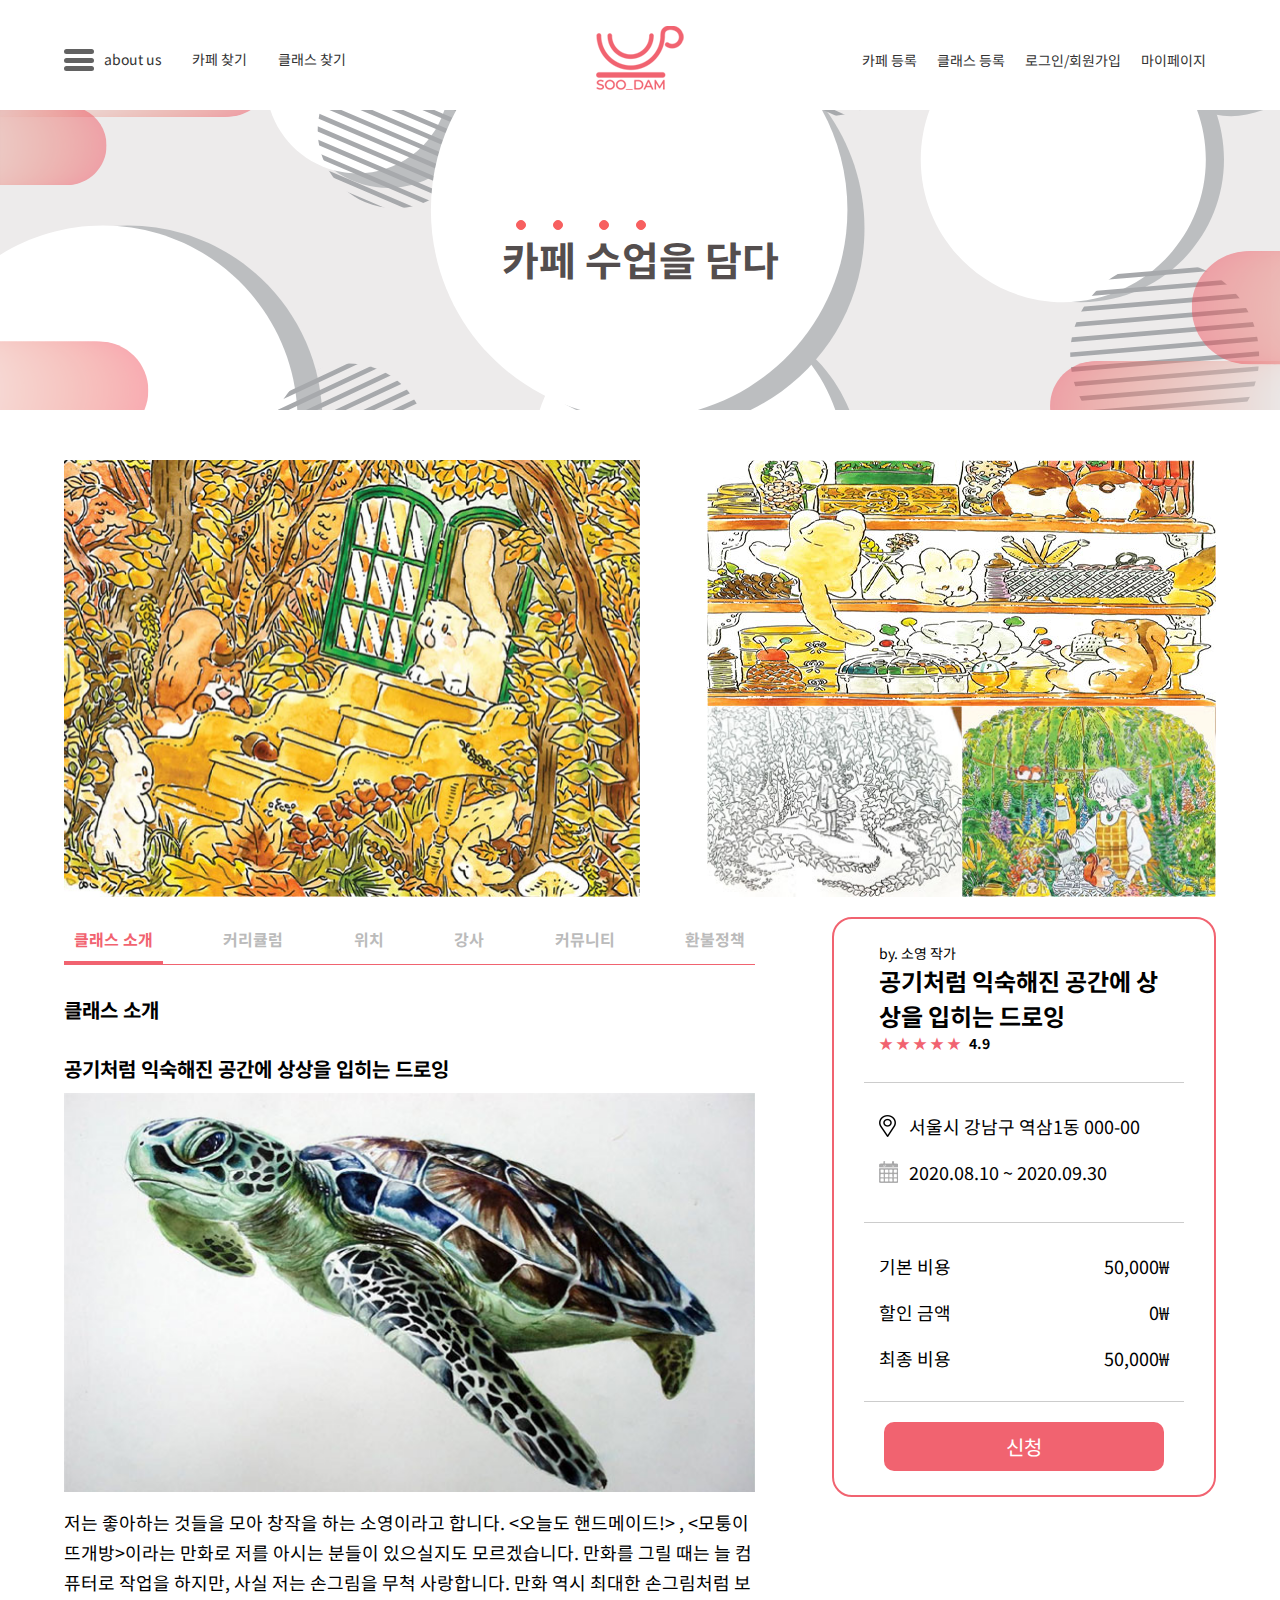
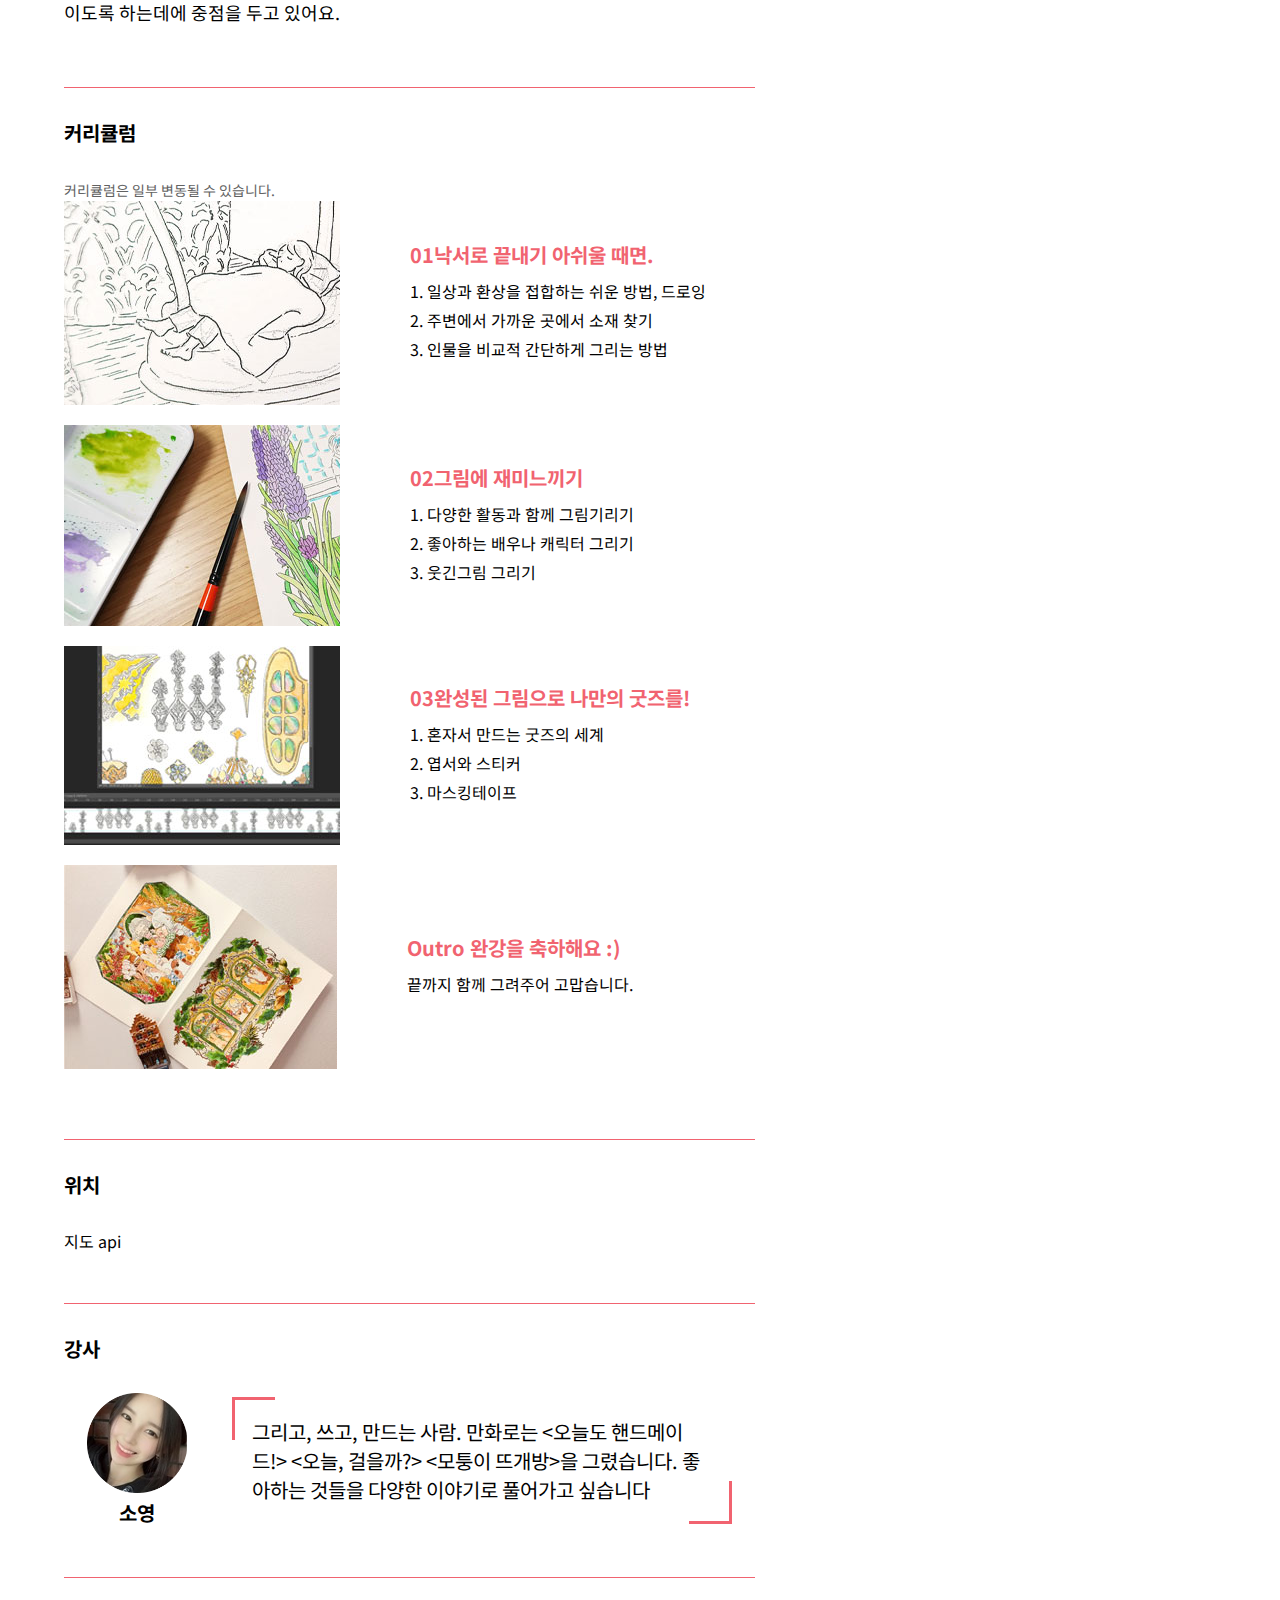
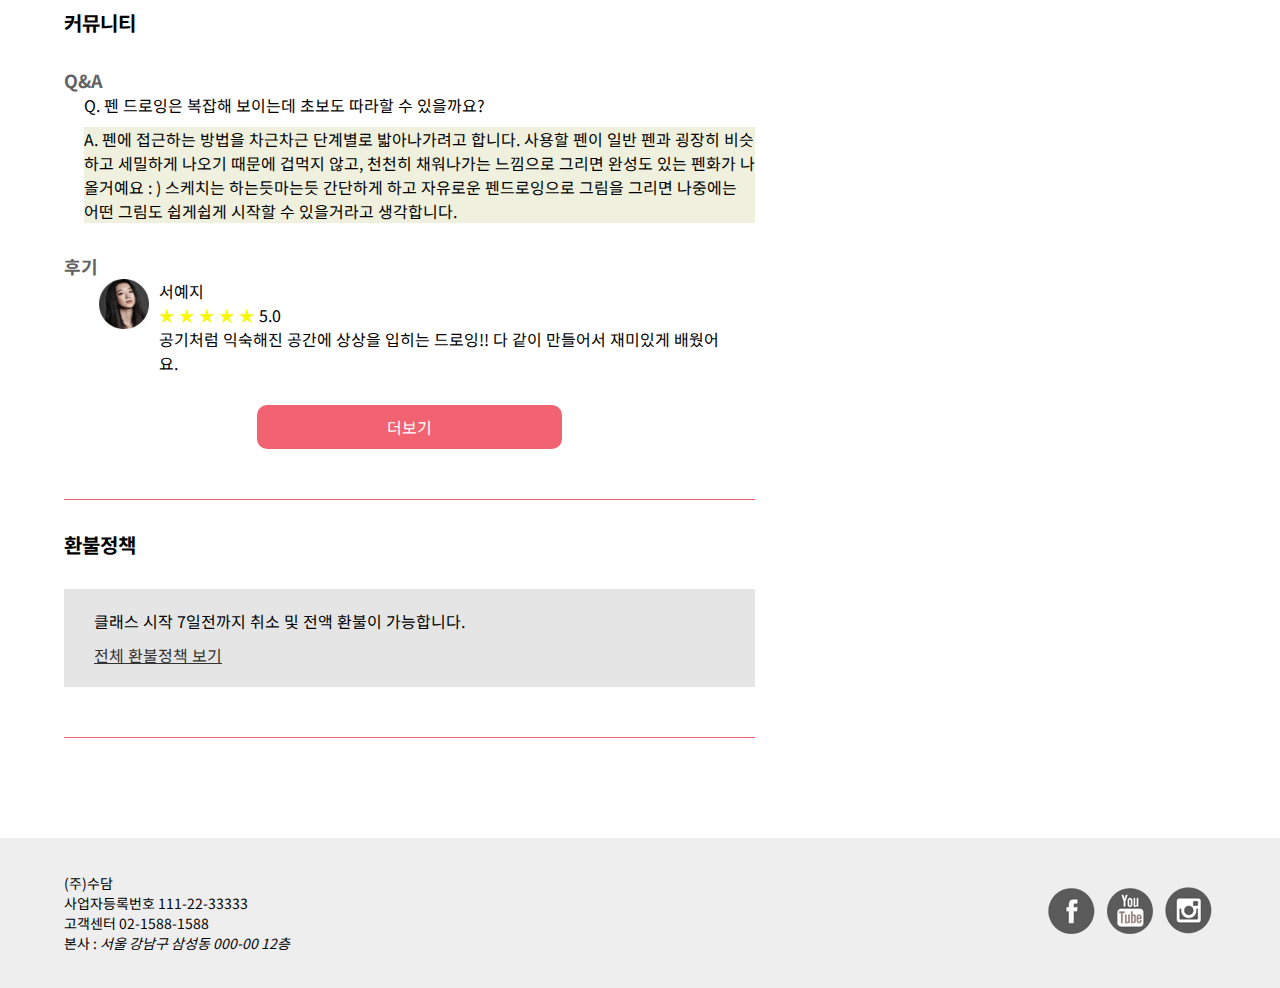
<file: user-class-detail.html>
<!DOCTYPE html>
<html lang="en">

<head>
    <meta charset="UTF-8">
    <link href="css/user-class-detail.css" rel="stylesheet" type="text/css">
    <title>Soodam</title>

    <link rel="icon" href="img/soodam.ico">
    <meta name="viewport" content="width=device-width, initial-scale=1">

</head>

<body>

    <header>
        <div class="head1">
            <div class="hamburger type1">
                <div class="menu_icon">
                    <span class="border1 border"></span>
                    <span class="border2 border"></span>
                    <span class="border3 border"></span>
                </div>
                <ul>
                    <li>
                        <a href="aboutus.html">about us</a> </li>
                    <li>
                        <a href="classcafe.html">카페 찾기</a>
                    </li>
                    <li>
                        <a href="cafe-class.html">클래스 찾기</a>
                    </li>
                </ul>
            </div>
        </div>


        <div class="head2">
            <a href="index.html">
                <img src="img/logo.png" alt="">
            </a>
        </div>
        <nav class="navi head1">
            <ul>

                <li>
                    <a href="cafeD.html">카페 등록</a>
                </li>
                <li>
                    <a href="classD.html">클래스 등록</a>
                </li>
                <li>
                    <a href="#">로그인/회원가입</a>
                </li>

                <li>
                    <a href="mypage.html">마이페이지</a>
                </li>
            </ul>
        </nav>
    </header>


    <main>
        <div class="visual">
            <img src="img/sub_background.svg" alt="물방울 11개 큰것 2개 중간 것 4개 작은것 5개">
            <p>
                <span>카</span><span>페</span> <span>수</span><span>업</span>을 담다
            </p>
        </div>

        <article class="img-area wid1152 mt50">
            <img src="img/user-detail-img/detailthum1.jpg" alt="">
            <div>
                <img src="img/user-detail-img/detailthum2.jpg" alt="">
                <div>
                    <img src="img/user-detail-img/detailthum3.jpg" alt="">
                    <img src="img/user-detail-img/detailthum4.jpg" alt="">
                </div>

            </div>
        </article>
        <section class="main-area wid1152 mt20">
            <article class="content-area">
                <div class="content-header">
                    <ul>
                        <li><a href="#intro" class="active">클래스 소개</a></li>
                        <li><a href="#curri" class="">커리큘럼</a></li>
                        <li><a href="#location" class="">위치</a></li>
                        <li><a href="#teacher" class="">강사</a></li>
                        <li><a href="#review" class="">커뮤니티</a></li>
                        <li><a href="#refund" class="">환불정책</a></li>
                    </ul>
                </div>
                <div class="content-bind">

                    <div class="class-intro" id="intro">
                        <h3>클래스 소개
                        </h3>
                        <h4>
                            공기처럼 익숙해진 공간에 상상을 입히는 드로잉<br>
                        </h4>

                        <img src="img/user-detail-img/content1.jpg" alt="">
                        <p>저는 좋아하는 것들을 모아 창작을 하는 소영이라고 합니다. &#60;오늘도 핸드메이드!&#62; , &#60;모퉁이 뜨개방&#62;이라는 만화로 저를 아시는 분들이 있으실지도 모르겠습니다. 만화를 그릴 때는 늘 컴퓨터로 작업을 하지만, 사실 저는 손그림을 무척 사랑합니다. 만화 역시 최대한 손그림처럼 보이도록 하는데에 중점을 두고 있어요.

                        </p>
                    </div>

                    <div class="curri" id="curri">
                        <h3>
                            커리큘럼
                        </h3>
                        <span>커리큘럼은 일부 변동될 수 있습니다.</span>
                        <div>

                            <ul>
                                <li>
                                    <img src="img/user-detail-img/curri1.jpg" alt="">
                                    <div>
                                        <h4>
                                            01낙서로 끝내기 아쉬울 때면.


                                        </h4>
                                        <ol>
                                            <li>
                                                1. 일상과 환상을 접합하는 쉬운 방법, 드로잉

                                            </li>
                                            <li>
                                                2. 주변에서 가까운 곳에서 소재 찾기</li>
                                            <li>
                                                3. 인물을 비교적 간단하게 그리는 방법</li>
                                        </ol>
                                    </div>
                                </li>

                                <li>
                                    <img src="img/user-detail-img/curri2.jpg" alt="">
                                    <div>
                                        <h4>
                                            02그림에 재미느끼기


                                        </h4>
                                        <ol>
                                            <li>
                                                1. 다양한 활동과 함께 그림기리기

                                            </li>
                                            <li>
                                                2. 좋아하는 배우나 캐릭터 그리기</li>
                                            <li>
                                                3. 웃긴그림 그리기</li>
                                        </ol>
                                    </div>
                                </li>
                                <li>
                                    <img src="img/user-detail-img/curri3.jpg" alt="">
                                    <div>
                                        <h4>
                                            03완성된 그림으로 나만의 굿즈를!



                                        </h4>
                                        <ol>
                                            <li>
                                                1. 혼자서 만드는 굿즈의 세계
                                            </li>
                                            <li>
                                                2. 엽서와 스티커
                                            </li>
                                            <li>
                                                3. 마스킹테이프
                                            </li>
                                        </ol>
                                    </div>
                                </li>
                                <li>
                                    <img src="img/user-detail-img/curri4.jpg" alt="">
                                    <div>
                                        <h4>
                                            Outro
                                            완강을 축하해요 :&#41;
                                        </h4>
                                        <ol>
                                            <li>
                                                끝까지 함께 그려주어 고맙습니다.
                                            </li>

                                        </ol>
                                    </div>
                                </li>
                            </ul>
                        </div>

                    </div>

                    <div class="cafe-location" id="location">
                        <h3>위치</h3>
                        지도 api
                    </div>

                    <div class="teacher" id="teacher">
                        <h3>강사</h3>
                        <div>
                            <figure><img src="img/user-detail-img/profile-img.png" alt="">
                                <figcaption>소영</figcaption>
                            </figure>
                            <p>

                                그리고, 쓰고, 만드는 사람. 만화로는
                                &#60;오늘도 핸드메이드!&#62; &#60;오늘, 걸을까?&#62;
                                &#60;모퉁이 뜨개방&#62;을 그렸습니다. 좋아하는 것들을 다양한 이야기로 풀어가고 싶습니다


                            </p>

                        </div>
                    </div>
                    <div class="community" id="community">

                        <h3>커뮤니티</h3>


                        <div class="qna">


                            <h4>Q&amp;A</h4>
                            <div>
                                <p>
                                    Q. 펜 드로잉은 복잡해 보이는데 초보도 따라할 수 있을까요?

                                </p>
                            </div>
                            <div>
                                <p>
                                    A. 펜에 접근하는 방법을 차근차근 단계별로 밟아나가려고 합니다. 사용할 펜이 일반 펜과 굉장히 비슷하고 세밀하게 나오기 때문에 겁먹지 않고, 천천히 채워나가는 느낌으로 그리면 완성도 있는 펜화가 나올거예요 : ) 스케치는 하는듯마는듯 간단하게 하고 자유로운 펜드로잉으로 그림을 그리면 나중에는 어떤 그림도 쉽게쉽게 시작할 수 있을거라고 생각합니다.

                                </p>
                            </div>



                        </div>

                        <div class="review" id="review">

                            <h4>후기</h4>
                            <div>
                                <img src="img/user-detail-img/review.jpg" alt="">
                                <div>
                                    <p>서예지
                                    </p>
                                    <p><span>★ ★ ★ ★ ★ </span> 5.0</p>
                                    <p>공기처럼 익숙해진 공간에 상상을 입히는 드로잉!! 다 같이 만들어서 재미있게 배웠어요.</p>
                                </div>
                            </div>
                        </div>
                        <div class="btn">
                            <a href="">
                                더보기
                            </a>
                        </div>
                    </div>



                    <div class="refund-policy" id="refund">
                        <h3>환불정책</h3>
                        <div>
                            <p>클래스 시작 7일전까지 취소 및 전액 환불이 가능합니다.</p>
                            <a href="#">전체 환불정책 보기</a>
                        </div>


                    </div>




                </div>

            </article>
            <article class="fix-sidebar">
                <div>
                    <div class="title">
                        by. <span> 소영 작가</span>
                        <p>공기처럼 익숙해진 공간에 상상을 입히는 드로잉</p>
                        <div><b>★ ★ ★ ★ ★</b> 4.9 </div>
                    </div>
                    <div class="sec">
                        <div class="loca">

                            <p>서울시 강남구 역삼1동 000-00</p>
                        </div>
                        <div class="date">
                            <p><span>2020.08.10 ~ 2020.09.30</span></p>
                        </div>

                    </div>
                    <div class="calc">

                        <ul>
                            <li>
                                <span>기본 비용</span> <span>50,000&#8361;</span>
                            </li>
                            <li>
                                <span>할인 금액</span> <span>0&#8361;</span>
                            </li>
                            <li>
                                <span>최종 비용</span> <span>50,000&#8361;</span>
                            </li>
                        </ul>

                    </div>
                    <div class="btn">
                        <a href="classsin.html">신청</a>
                    </div>
                </div>
            </article>
        </section>
    </main>
    <footer>
        <div>
            <p> (주)수담
                사업자등록번호 111-22-33333
                고객센터 02-1588-1588
                본사 : <i>서울 강남구 삼성동 000-00 12층</i>
            </p>
            <div>
                <img src="img/facebook.png" alt="회색 배경에 흰 색의 페이스북 이미지">
                <img src="img/youtube.png" alt="회색 배경에 흰 색의 유튜브 이미지">
                <img src="img/instar.png" alt="회색 배경에 흰 색의 인스타 이미지">
            </div>
        </div>

    </footer>


    <script>
        const scrollLoca = document.documentElement.scrollTop;

        console.log(scrollLoca);
    </script>


</body></html>
</file>
<file: css/index_style.css>
@import url('common.css');

.main-visual {
    height: 600px;
    margin: 0 auto;
    background: url(../img/main_background.svg) center no-repeat;
    position: relative;
    z-index: 1;
}



.content {
    width: 1152px;
    margin: 0 auto;
    position: relative;
    height: 600px;
    padding: 60px 0;

}

.slide {
    position: absolute;
    left: 0;
    top: 60px;
    width: 60%;
    height: 480px;
    overflow: hidden;
}

.slide img {
    width: 100%;
    height: 100%;
}

.slide p {}

.slide div {}

.slide .cont {
    display: inline-block;
    width: 100%;
    height: 100%;
}

.slide .cont figure {
    position: absolute;
    left: 0;
    top: 0;
    height: 100%;
    width: 100%;
    z-index: -1;
}

.cont figure:nth-of-type(1) {
    left: 0%;
}

.cont figure:nth-of-type(2) {
    left: -100%;
}

.cont figure:nth-of-type(3) {
    left: -200%;
}

.cont figure:nth-of-type(3) {
    left: -300%;
}

.slide figure img {
    width: 100%;
    height: 100%;
}


.cont > p {
    font-size: 22px;
    color: #fff;
    line-height: 50px;
    margin-top: 20px;
    margin-left: 40px;

}

.cont > p:nth-of-type(2) {
    font-size: 36px;
    white-space: pre-line;
    margin-top: 5px;
    font-weight: bold;
}

.slide .indi {
    width: 30%;
    position: absolute;
    z-index: 0;
    left: 35%;
    bottom: 5%;
    display: flex;
    justify-content: space-between;


}

.slide .indi a {
    width: 12px;
    height: 12px;
    display: inline-block;
    border-radius: 10px;
    background: #ed2e45;
}


.search {
    width: 1152px;
    margin: 0 auto;

}

.pink {
    width: 1152px;
    background-color: #f16370;
}


.white ul {
    width: 1100px;
    height: auto;
    display: flex;
    justify-content: space-between;
    margin: 0 auto;


}

.white ul li {
    display: inline-block;
    width: 18%;
    margin-top: 30px;
}

.white ul li p {
    padding-top: 5px;
    text-align: center;
    font-size: 20px;
    font-weight: 300;
    color: #463d3e;
    background-color: white;
    padding: 10px 0;
}

.white ul li p img {
    padding-left: 5px;
}





.order ul {
    width: 500px;
    height: auto;
    display: flex;
    justify-content: space-between;
    margin: 0 auto;
    margin-top: 20px;

    padding: 10px 0;
}

.order ul li {}

.order ul li p {
    font-size: 20px;
    color: #ffffff;
}




.order ul li span {
    position: relative;
}

.order ul li span:before {
    content: '';
    width: 3px;
    height: 3px;
    background: #ffffff;
    opacity: 0.9;
    border-radius: 6px;
    position: absolute;
    left: calc(50% - 10px);
    top: calc(0% - 15px);
}


.circle {
    align-items: center;
}

.circle ul {
    width: 1152px;
    margin: 0 auto;
    margin-top: 70px;
    display: flex;
    justify-content: space-between;
}


.circle ul li {
    width: 232px;
    display: inline-block;
    height: 48px;
    background-color: #ffffff;
    padding: 0 auto;
    text-align: center;
    margin: 0 auto;

}

.circle ul li img {
    width: 95px;
    height: 95px;
    border-radius: 95px;


}

.circle ul li img: hover {
    transition: 0.5s;
    transform: scale(2)
}



.circle ul li p {
    font-size: 17.5px;
    color: #404040;
    text-align: center;
}







.location {
    width: 1152px;
    margin: 30px auto;
}




.upper-part,
.lower-part {
    width: 1152px;
    margin: 0 auto;
    margin-bottom: 100px;
}

.upper-part h2 {
    position: relative;
}

.upper-part h2:before {
    content: '';
    width: 10px;
    height: 10px;
    background: #ee2d3f;
    border-radius: 10px;
    position: absolute;
    left: 0;
    top: -10px;

}

.row {
    width: 100%;
    display: flex;
    justify-content: space-between;
    flex-wrap: wrap;

}

.card {
    width: 270px;
    /*   box-shadow: 0px 2px 2px #626262;*/


    /*    border-radius: 10px;*/
}

.card figure {
    width: 270px;
    height: 368px;
    overflow: hidden;
}

.card img {
    width: 100%;
    height: 100%;
    border: 0px solid #000;

}


.card figure img:hover {

    transition: 0.2s;
    transform: scale(1.05)
}

.texara {
    height: 120px;
    position: relative;
    margin-top: 0px;
}


    {
    font-size: 12px;
}




.card-categ {
    font-weight: 600;
    font-size: 12px;
}

.card-title {
    font-weight: 600;
    font-size: 18px;
}

.card-location {
    font-size: 12px;
}

.card-price {
    position: absolute;
    right: 0;
    bottom: 0;
    text-align: end;
    font-weight: bold;
    color: #f16370;
    font-size: 20px;
}

.banner {
    width: 100%;
    background: #103a2c;
    padding: 20px 0;
}

.banner-cont {
    width: 1152px;
    margin: 0 auto;
    display: flex;
    justify-content: flex-start;

}

.banner-cont img {
    width: 340px;
    height: 276px;
    margin-right: 50px;
}

.banner-cont div {}

.banner-cont div p {
    color: #fff;
}

.banner-cont div p {
    font-size: 40px;
    font-weight: 600;
}

.banner-cont div p:nth-of-type(2) {
    font-size: 20px;

    font-weight: 400;
}

.banner-cont div a {
    border: 1px solid #fff;
    padding: 5px 10px;
    display: inline-block;
    margin-top: 26px;
    color: #fff;
}

.lower-part h2 {
    position: relative;
}

.lower-part h2:before {
    content: '';
    width: 10px;
    height: 10px;
    background: #ee2d3f;
    border-radius: 10px;
    position: absolute;
    left: 0;
    top: -10px;

}

.soo-card figure {
    width: 100%;
}

.soo-card figure img {
    width: 100%;
}

.texpe {
    height: 120px;
    margin-top: 0px;
    background: #005982;
    padding-top: 10px;
    display: flex;
    justify-content: space-around;
    flex-direction: column;
    align-items: center;
}

.texpe p {
    margin: 0 auto;
    width: 200px;
    color: #fff;
    white-space: pre-line;
    text-align: center;
    font-size: 18px;
}

.resi {
    width: 1144px;
    margin: 0 auto;
}

.resi p {
    font-size: 30px;
    color: #fff;
    font-weight: 500;
}

.resi a {
    font-size: 30px;
    color: #fff;
    font-weight: 700;
    background: #f0616d;
    display: inline-block;
    padding: 5px;
    margin-top: 15px;
}

.resi img {
    filter: brightness(90%);
}

.caferesi {
    position: relative;
}

.classresi {
    position: relative;
}

.caferesi div {
    position: absolute;
    left: 50px;
    top: 30%;
}

.classresi div {
    position: absolute;
    left: 50px;
    top: 30%;
}

.resi div div p span {
    position: relative;
}

.resi div div p span:before {
    content: '';
    width: 8px;
    height: 8px;
    background: #f74f4f;
    opacity: 0.9;
    border-radius: 10px;
    border: 1px solid #f74f4f;
    position: absolute;
    left: calc(50% - 4px);
    top: calc(-10% - 4px);

}

@media all and (min-width:320px) and (max-width:767px) {
    .main-visual {
        background: none;
    }

    header,
    main {
        width: 100%;
    }

    h2 {
        font-size: 18px;
    }

    h3 {
        font-size: 16px;
    }


    .main-visual {
        height: 200px;
        padding: 20px 0;
    }

    .content {
        width: 100%;
        height: 100%;
        padding: 0;
    }

    .slide {
        width: 100%;
        height: 100%;
        overflow: hidden;
        top: 0;
    }

    .cont {
        width: 100%;
        height: 100%;
    }

    .cont > p {
        font-size: 10px;
        color: #fff;
        line-height: normal;
        margin-top: 20px;
        margin-left: 40px;

    }

    .cont > p:nth-of-type(2) {
        font-size: 15px;
        white-space: pre-line;
        margin-top: 5px;
        font-weight: bold;
    }

    .indi a {
        border-radius: 5px;
        height: 5px !important;
        width: 5px !important;
    }

    .pink {
        padding: 0 30px;
    }

    .upper-part,
    .lower-part,
    .search,
    .pink,
    .white,
    .white ul,
    .banner-cont,
    .location {
        width: 100%;
    }

    .location {
        margin-top: 20px;
    }

    .pink ul li p {
        font-size: 8px;
        padding: 5px 0;

    }

    .order ul {
        width: 70%;
        margin: 0 auto;

    }


    .card {
        width: 100%;
    }

    .card a {
        display: flex;
        justify-content: space-between;
        align-items: center;
    }

    .card figure {
        width: 50%;
        height: 100px;
    }

    .card figure img {
        width: 100%;
    }

    .texara {
        width: 50%;
    }

    .card-price {
        font-size: 16px;
    }


    .soo-card {
        width: 80%;
        margin: 10px auto;
    }

    .banner {
        display: none;
    }

    .resi {
        width: 100%;
        flex-wrap: wrap;
        margin-top: 100px;
    }

    .caferesi,
    .classresi {
        width: 100%;
        margin: 0 auto;
    }

    .caferesi img,
    .classresi img {
        width: 100%;
    }
    .caferesi p,
    .classresi p
    {
        font-size: 20px;
    }    
    .caferesi a,
    .classresi a
    {
        font-size: 18px;
    }
    .row {
        width: 90%;
        margin: 0 auto;
        display: flex;
        justify-content: space-between;
        flex-wrap: wrap;

    }

}

@media all and (min-width:768px) and (max-width:1024px) {
    .main-visual {
        background: none;
    }

    header,
    main {
        width: 90%;
        margin: 0 auto;
    }

    footer {
        width: 100%;
    }

    .main-visual {
        height: 300px;
        padding: 20px 0;
    }

    .content {
        width: 100%;
        height: 100%;
        padding: 0;
    }

    .slide {
        width: 100%;
        height: 100%;
        overflow: hidden;
        top: 0;
    }

    .cont {
        width: 100%;
        height: 100%;
    }

    .cont > p {
        font-size: 18px;
        color: #fff;
        line-height: normal;
        margin-top: 20px;
        margin-left: 40px;

    }

    .cont > p:nth-of-type(2) {
        font-size: 25px;
        white-space: pre-line;
        margin-top: 5px;
        font-weight: bold;
    }

    .pink {
        padding: 0 30px;
    }

    .upper-part,
    .lower-part,
    .search,
    .pink,
    .white,
    .white ul,
    .banner-cont,
    .location {
        width: 100%;
    }

    .pink ul li p {
        font-size: 15px;
    }

    .card {
        width: 40%
    }

    .card figure {
        width: 100%;
        height: 230px;
    }

    .card figure img {
        width: 100%;
    }

    f .soo-card {
        margin: 10px 0;
    }

    .resi {
        width: 100%;
        flex-wrap: wrap;
        margin-top: 100px;
    }

    .caferesi,
    .classresi {
        margin: 0 auto;
    }

    .banner-cont {
        padding: 0 20px;
    }

    .banner-cont img {
        height: 200px;
    }

    .banner-cont div p {
        margin: 10px 0;
        font-size: 20px;
    }

    .banner-cont div p:nth-of-type(2) {
        font-size: 15px;
        font-weight: 400;
    }

    .row {
        width: 90%;
        margin: 0 auto;
        display: flex;
        justify-content: space-between;
        flex-wrap: wrap;

    }

}

@media all and (width:1024px) {
    .main-visual {
        background: url(../img/main_background.svg) right no-repeat;
        background-size: 120%;
        height: 400px;
    }

    .card {
        width: 30%;
    }

    .soo-card {
        width: 30%;
    }

    .caferesi,
    .classresi {
        width: 48%;
        margin: 0;
        overflow: hidden;
    }

    .card figure {
        width: 100%;
        height: 60%;
    }

    .slide {
        width: 50%;
        height: 70%;
        overflow: hidden;
        top: 15%;
    }
}
</file>
<file: css/aboutus.css>
@import url('common.css');


.top {
    margin: 0;
    height: auto;
    margin-bottom: 50px;

}

.top span {
    position: relative;
    display: block;
    width: 1000px;
    height: 400px;
    display: block;
    background: #f2727e;
    opacity: 0.8;
    border-radius: 0px 0px 400px 400px;
    margin: 0 auto;
}

.top img {
    width: 200px;
    height: auto;
    align-items: center;
    margin-left: 550px;
    margin-top: 100px;
}

.top p {
    font-family: Montserrat;
    position: absolute;
    color: #ffffff;
    font-size: 80px;
    margin-left: 250px;
    margin-top: 120px;
}

.about {
    position: relative;
    width: 100%;
    padding-top: 50px;
    background-color: #707070;
    background-repeat: no-repeat;
    opacity: 0.9;
    overflow:hidden;
}

.about {
    position: relative;
    padding-left: 30%;


}

.about h1 {

    display: inline-block;
    color: #ffffff;
    font-size: 74px;
    transform: rotate(90deg);
    transform-origin: left top;
    float: left;
    margin-left: 95px;
    margin-top: 100px;
    font-family: Montserrat;
}

.about span {
    position: relative;
}

.about span:before {
    content: '';
    width: 13px;
    height: 13px;
    background: #ffffff;
    opacity: 0.9;
    border-radius: 6px;
    position: absolute;
    left: calc(10% - 10px);
    top: calc(0% 0px);
}

.about img {
    width: 500px;
    margin-left: 150px;
    padding-bottom: 100px;
    padding-top: -150px;


}


.about_text01 {
    width: 770px;
    height: auto;
    display: block;
}

.about_text01 p {

    color: #ffffff;
    font-size: 35px;

    text-align: left;
    margin-bottom: 20px;


}

.about_text01 a {
    display: inline-block;

    color: #ffffff;
    font-size: 25px;

    text-align: left;
    color: #ffffff;
    margin-bottom: 150px;
}


.about_text02 {
    width: 770px;
    height: auto;
    display: block;
}

.about_text02 p {

    color: #ffffff;
    font-size: 35px;

    text-align: left;
    margin-bottom: 20px;


}

.about_text02 a {
    display: inline-block;

    color: #ffffff;
    font-size: 25px;



    text-align: left;
    color: #ffffff;
    margin-bottom: 150px;
}











.team {
    width: 100%;
    padding-left: 580px;
}

.team h1 {
    margin-left: 102px;
    display: block;
    color: #f5939c;
    font-size: 74px;
    transform: rotate(90deg);
    transform-origin: left top;
    float: left;

    position: absolute;
    font-family: Montserrat;
}

.team h1 span {
    position: relative;
}

.team h1 span:before {
    content: '';
    width: 13px;
    height: 13px;
    background: #f5939c;
    opacity: 0.9;
    border-radius: 6px;
    position: absolute;
    left: calc(10% - 10px);
    top: calc(0% 0px);

}

.team ul {
    width: 100%;
    margin: 0 auto;
}


.team ul li {
    margin-top: 55px;
    margin-bottom: 50px;
}

.team ul li img {

    padding-left: 20%;
    padding-top: 30px;
}

.team ul li p {
    font-size: 45px;
    font-family: Montserrat;
    font-weight: 500;
    font-stretch: normal;
    font-style: normal;
    padding-left: 280px;
    color: #434343;
}

.team ul li a {
    font-size: 30px;
    font-family: Montserrat;
    font-weight: 500;
    font-stretch: normal;
    font-style: normal;
    padding-left: 70px;
    color: #f16370;

}

.team h1 span {
    position: relative;
}

.team h1 span : before {
    content: '';
    width: 3px;
    height: 3px;
    background: #ffffff;
    opacity: 0.9;
    border-radius: 6px;
    position: absolute;
    left: calc(50% - 10px);
    top: calc(0% - 15px);
}



.vision {
    position: relative;
    width: 100%;
    height: auto;
    padding-top: 50px;
    background-color: #707070;
    background-repeat: no-repeat;
    background-position: 10% 100px;
    padding-left: 30%;
    opacity: 0.9;
}



.vision h1 {

    display: inline-block;
    color: #ffffff;
    font-size: 74px;
    transform: rotate(90deg);
    transform-origin: left top;
    float: left;
    margin-left: 95px;
    margin-top: 100px;
    margin-bottom: 150px;
    font-family: Montserrat;




}

.vision span {
    position: relative;
}

.vision span:before {
    content: '';
    width: 13px;
    height: 13px;
    background: #ffffff;
    opacity: 0.9;
    border-radius: 6px;
    position: absolute;
    left: calc(10% - 10px);
    top: calc(0% 0px);

}

.vision img {
    width: 500px;
    margin-left: 150px;
    padding-bottom: 100px;



}


.about_text {


    display: inline-block;
    padding-bottom: 200px;

}

.about_text p {

    color: #ffffff;
    font-size: 35px;
    font-weight: normal;
    font-stretch: normal;
    font-style: normal;


    text-align: left;


}

.about_text a {
    display: inline-block;

    color: #ffffff;
    font-size: 25px;
    font-weight: normal;
    font-stretch: normal;
    font-style: normal;


    text-align: left;
    color: #ffffff;

}




footer {
    margin-top: -30px;
    height: 150px;
    background: #eee;
}



@media all and (min-width:320px) and (max-width:767px) {

       

    .top {
        background: none;

    }

    .top span {
        width: 70%;
        height: 30%;
    }

    .top span p {
        font-size: 100%;
        margin-left: 20%;
    }

    .top span img {
        width: 25%;
        height: auto;
        margin-left: 60%;
        margin-bottom: 20%;
    }


    .about {
        position: relative;
        width: 100%;
        padding-left: 10%;

    }

    .about h1 {
        font-size: 250%;

    }

    .about01 {
        width: 100%;
        margin-left: 0%;
    }

    .about01 img {
        width: 40%;

        padding-bottom: 50px;
        margin-top: 50px;
    }

    .about_text01 {
        width: 50%;
        display: inline-block;
        padding-bottom: 100px;
        margin-left: 30%;
        height: auto;
    }

    .about_text01 p {

        font-size: 100%;
        margin-bottom: 10%;
    }

    .about_text01 a {

        font-size: 100%;
        margin-bottom: 10%;
    }



    .team {
        
        width: 100%;
        padding-left: 10%;
    }

    .team h1 {
        font-size: 250%;
        margin-left: 20%;

    }

    .team ul li img {
        width: 40%;
    }

    .team ul li {
        padding-left: 20%;
        margin-bottom: 5%;
    }

    .team ul li p {
        font-size: 100%;
        padding-left: 20%;
    }

    .team ul li a {
        font-size: 100%;
        padding-left: 0%;
    }








    .vision {
        overflow: hidden;
        position: relative;
        width: 100%;
        padding-left: 10% ;
    }


    .subject {
        position: relative;
        width: 100%;
        padding-left: 9%;
    }


    .vision h1 {
        font-size: 250%;
    }

    .visiom img {
        width: 40%;
        padding-bottom: 50px;
        margin-top: 50px;
    }

    .subject {
        width: 100%;

    }

    .subject img {
        width: 40%;

        padding-bottom: 50px;
        margin-top: 50px;
    }

    .about_text02 {
        width: 50%;
        display: inline-block;
        padding-bottom: 100px;
        margin-left: 30%;
        height: auto;
    }

    .about_text02 p {
        font-size: 100%;
        margin-bottom: 10%;
    }

    .about_text02 a {
        font-size: 100%;
        margin-bottom: 10%;
    }
}










@media all and (min-width:768px) and (max-width:1024px) {
    .top {
        background: none;
    }

    .top {
        background: none;
    }

    .top span {
        width: 700px;
        height: 350px;
        text-align: center;

    }

    .top span p {
        font-size: 60px;
        margin-left: 150px;
    }

    .top span img {
        width: 150px;
        height: auto;
        margin-left: 200px;
    }


    .about {
        position: relative;
        width: 100%;
        padding-left: 10%;
        ;
    }

    .about h1 {
        font-size: 44px;
        margin-left: 95px;
    }

    .about img {
        width: 300px;
        margin-left: -350px;
        padding-bottom: 50px;
        margin-top: 50px;
    }

    .about_text01 {
        display: inline-block;
        padding-bottom: 100px;
        width: 550px;
        height: auto;
    }

    .about_text01 p {
        margin-left: 190px;
        font-size: 25px;
        margin-bottom: 15px;
    }

    .about_text01 a {
        margin-left: 190px;
        font-size: 20px;
        margin-bottom: 25px;
    }



    .team {
        padding-left: 80px;
    }

    .team h1 {
        font-size: 44px;
    }

    .team ul li img {
        width: 380px;
    }

    .team ul li {
        margin-bottom: 55px;
    }

    .team ul li p {
        padding-left: 150px;
    }

    .vision {
        width: 100%;
        height: auto;
        margin-left: -17%;
    }

    .subject {
        position: relative;
        width: 100%;
        padding-left: 9%;
    }


    .vision {
        position: relative;
        width: 100%;
        margin-left: 10%;

    }

    .vision h1 {
        margin-left: -190px;
        font-size: 44px;
        padding-top: -500px;
    }




    .vision img {
        width: 250px;
        margin-left: -350px;
        margin-top: 250px;
    }

    .about_text02 {
        display: inline-block;
        padding-bottom: 50px;
        width: 450px;
        height: auto;
    }

    .about_text02 p {
        margin-left: 0px;
        font-size: 25px;
        margin-bottom: 15px;
    }

    .about_text02 a {
        margin-left: 0px;
        font-size: 20px;
        margin-bottom: 55px;
    }
}


@media all and (width:1024px) {.vision {
        position: relative;
        width: 100%;
        margin-left: 0%;}
</file>
<file: css/cafe-class.css>
@import url('common.css');


.visual > p1 {
    position: absolute;
    left: 40%;
    top: 80px;
    font-size: 35px;
    font-weight: bold;
    color: #434343;

}

.visual > p2 {
    position: absolute;
    left: 45%;
    top: 120px;
    font-size: 40px;
    font-weight: bold;
    color: #f16370;

}

.visual > p2 span {
    position: relative;
}

.visual > p2 span:before {
    content: '';
    width: 8px;
    height: 8px;
    background: #f74f4f;
    opacity: 0.9;
    border-radius: 10px;
    border: 1px solid #f74f4f;
    position: absolute;
    left: calc(50% - 4px);
    top: calc(-10% - 4px);
}



.search {
    width: 60%;
    margin: 0 auto;
    padding-top: 20px;
}

.pink {
    width: 100%;
    height: 102px;
    background-color: #f16370;
}


.white {}

.white ul {
    width: 100%;
    height: auto;
    display: flex;
    justify-content: space-between;
    margin: 0 auto;

}

.white ul li {
    display: inline-block;
    width: 42%;
    height: auto;
    margin-top: 1%;
    padding: 2%;
}

.white ul li p {
    padding-top: 5px;
    height: auto;
    text-align: center;
    font-size: 18px;
    font-weight: 300;
    color: #463d3e;
    background-color: white;
}

.white ul li p img {
    padding-left: 5px;
}






.upper-part {
    width: 60%;
    margin: 0 auto;
    overflow: hidden;
    margin-top: 100px;

}

.upper-part h1 {
    font-size: 17px;
    font-family: 'Regular';

}

.upper-part h2 {
    font-size: 25px;
    position: relative;
    margin-top: 20px;
    margin-bottom: 45px;
}

.upper-part h2:before {
    content: '';
    width: 10px;
    height: 10px;
    background: #ee2d3f;
    border-radius: 10px;
    position: absolute;
    left: 0;
    top: -3.2px;

}




.card figure {
    width: 40%;
}

.card figure img {
    width: 514px;
    height: 458px;
    float: left;
    padding-bottom: 20px;

}

.card_text {
    border: 1px solid #aaaaaa;

    float: right;
    width: 54%;

    padding-left: 40px;
    max-height: 438px;
    padding-bottom: 20px;


}

.text1 {
    font-size: 35px;
    color: #565353;
    font-weight: 900;
    height: 30px;
    padding-top: 10px;
}

.text2 {
    font-size: 23px;
    color: #565353;
    font-weight: 500;
    letter-spacing: -1.8px;
    padding-top: 30px;
}

.text3 {
    font-size: 18px;
    color: #565353;
    font-weight: normal;
    letter-spacing: -1.2px;
    white-space: pre-line;
    padding-top: 30px;
}

.text4 {
    font-size: 18px;
    color: #f16370;
    font-weight: normal;
    letter-spacing: -1.2px;
    padding-top: 20px;
}


.text5 ul {
    width: 400px;
    float: left;
    display: flex;
    justify-content: space-between;
    margin-bottom: 5px;
}

.text5 ul li {
    margin-top: 70px;
}

.text5 {
    font-size: 18px;
    color: #565353;
    font-weight: normal;
    letter-spacing: -1.2px;
    padding-top: 15px;

}

.text5 p {
    font-size: 20px;
    color: #565353;
    font-weight: normal;
    letter-spacing: -1.2px;
    margin-top: 30px;

}

.text5 a {
    font-size: 20px;
    color: #565353;
    font-weight: normal;
    padding: 5px;
}


.more {
    text-align: center;
    margin-top: 3800px;
    border: 1px solid #aaaaaa;
    width: 200px;
    height: 68px;
    margin-left: 500px;
}

.more p {
    font-size: 20px;
}

.more p img {}



footer {

    height: 150px;
    background: #eee;
    margin-top: 500px;
}

footer > div {
    width: 1152px;
    margin: 0 auto;
    display: flex;
    justify-content: space-between;
    align-items: center;
    height: 100%;
}

footer div p {
    white-space: pre-line;
    font-size: 14px;
}

footer div img {
    margin: 0 4px;

}





figure {
    margin: 0;
}


@media all and (min-width:320px) and (max-width:767px) {


    main {
        width: 100%;
        align-items: center;
    }

    .search {
        width: 100%;height: auto;
    }

    .pink {
        width: 100%; 
    }




    .white ul {
        width: 100%;
    }

    .location {
        margin-top: 20px;
    }

    .pink ul li p {
        font-size: 8px;
        padding: 5px 0;
    }

    .cafe_list_all {
        width: 100%;
    }

    .card {
        width: 100%;
    }

    .card figure {
        width: 100%;
        height: 100%;
    }

    .card figure img {
        width: 100%;
        height: auto;
        padding-bottom: 5%;

    }

    .card_text {
        width: 100%;
        border: 1px solid #aaaaaa;

        margin-left: 0%;

        height: auto;

        padding-left: 1%;
        padding-bottom: 1%;
        margin-top: -5%;
        margin-bottom: 5%;


    }

    .text1 {
        font-size: 100%;
        color: #565353;
        font-weight: 550;
        height: auto;
        padding-top: 0%;
    }

    .text2 {
        font-size: 100%;
        color: #565353;
        font-weight: 0;
        letter-spacing: -1.8px;
        padding-top: 0%;
    }

    .text3 {
        font-size: 100%;
        color: #565353;
        font-weight: normal;
        letter-spacing: -1.2px;
        white-space: pre-line;
        padding-top: 2%;
    }

    .text4 {
        font-size: 100%;
        color: #f16370;
        font-weight: normal;
        letter-spacing: 0px;
        padding-top: 1%;
        margin-bottom: 3%;
    }


    .text5 ul {
        width: 100%;
        float: left;
        display: flex;
        justify-content: space-between;
        margin-bottom: 0%;
    }

    .text5 ul li {
        margin-top: -10%;
        margin-bottom: 5%;
    }

    .text5 ul li img {
        width: 50%;
        height: auto;
         
    }

    .text5 {
        font-size: 100%;
        color: #565353;
        padding-top: 2%;
        padding: 13%;

    }

    .text5 p {
        font-size: 100%;
       
     
       


    }

    .text5 a {
        font-size: 100%;
        color: #565353;

        padding: 1%;
        
    }

    .more {

        margin-top: 5500px;
        border: 1px solid #aaaaaa;
        width: 100%;
        height: auto;
        margin-left: 0%;
    }

    .more p {
        font-size: 100%;
    }

    .more p img {
        width: 100%;
    }


footer {
    width: 100%;
}

footer div {
    width: 50%;
}
    }





@media all and (min-width:768px) and (max-width:1024px) {
     
    main {
        width: 100%;
        align-items: center;
    }

    .search {
        width: 100%;height: auto;
    }

    .pink {
        width: 100%; 
    }




    .white ul {
        width: 100%;
    }

    .location {
        margin-top: 20px;
    }

    .pink ul li p {
        font-size: 8px;
        padding: 5px 0;
    }
    

    .cafe_list_all {
        width: 100%;
        display: flex;
    }

    .card00{width: 100%;
    display: block;}

    .card figure {
        width: 100%;
        height: 100%;
    }

    .card figure img {
        width: 100%;
        height: auto;
        padding-bottom: 5%;
        margin-left: 0%;
       

    }

    .card_text {
        width: 100%;
        
        margin-left: 0;
        height: auto;
        padding-left: 0%;
        padding-bottom: 0%;
        margin-top: -5%;
        margin-bottom: 5%;


    }

    .text1 {
        font-size: 100%;
        color: #565353;
        font-weight: 550;
        height: auto;
        padding-top: 0%;
    }

    .text2 {
        font-size: 100%;
        color: #565353;
        font-weight: 0;
        letter-spacing: -1.8px;
        padding-top: 0%;
    }

    .text3 {
        font-size: 100%;
        color: #565353;
        font-weight: normal;
        letter-spacing: -1.2px;
        white-space: pre-line;
        padding-top: 2%;
    }

    .text4 {
        font-size: 100%;
        color: #f16370;
        font-weight: normal;
        letter-spacing: 0px;
        padding-top: 1%;
        margin-bottom: 3%;
    }


    .text5 ul {
        width: 100%;
        float: left;
        display: flex;
        justify-content: space-between;
        margin-bottom: 0%;
    }

    .text5 ul li {
        margin-top: -10%;
        margin-bottom: 5%;
    }

    .text5 ul li img {
        width: 50%;
        height: auto;
         
    }

    .text5 {
        font-size: 100%;
        color: #565353;
        padding-top: 2%;
        padding: 13%;

    }

    .text5 p {
        font-size: 100%;
       
     
       


    }

    .text5 a {
        font-size: 100%;
        color: #565353;

        padding: 1%;
        
    }

    .more {

        margin-top: 5500px;
        border: 1px solid #aaaaaa;
        width: 100%;
        height: auto;
        margin-left: 0%;
    }

    .more p {
        font-size: 100%;
    }

    .more p img {
        width: 100%;
    }


footer {
    width: 100%;
}

footer div {
    width: 50%;
}
}
@media all and (width:1024px) {    main {
        width: 100%;
        align-items: center;
    }

    .search {
        width: 100%;height: auto;
    }

    .pink {
        width: 100%; 
    }




    .white ul {
        width: 100%;
    }

    .location {
        margin-top: 20px;
    }

    .pink ul li p {
        font-size: 8px;
        padding: 5px 0;
    }

    .cafe_list_all {
        width: 100%;
        display: flex;
    }

    .card00{width: 100%;
    display: block;}

    .card figure {
        width: 100%;
        height: 100%;
    }

    .card figure img {
        width: 100%;
        height: auto;
        padding-bottom: 5%;
        margin-left: 0%;
       

    }

    .card_text {
        width: 100%;
        
        margin-left: 0;
        height: auto;
        padding-left: 0%;
        padding-bottom: 0%;
        margin-top: -5%;
        margin-bottom: 5%;


    }

    .text1 {
        font-size: 100%;
        color: #565353;
        font-weight: 550;
        height: auto;
        padding-top: 0%;
    }

    .text2 {
        font-size: 100%;
        color: #565353;
        font-weight: 0;
        letter-spacing: -1.8px;
        padding-top: 0%;
    }

    .text3 {
        font-size: 100%;
        color: #565353;
        font-weight: normal;
        letter-spacing: -1.2px;
        white-space: pre-line;
        padding-top: 2%;
    }

    .text4 {
        font-size: 100%;
        color: #f16370;
        font-weight: normal;
        letter-spacing: 0px;
        padding-top: 1%;
        margin-bottom: 3%;
    }


    .text5 ul {
        width: 100%;
        float: left;
        display: flex;
        justify-content: space-between;
        margin-bottom: 0%;
    }

    .text5 ul li {
        margin-top: -10%;
        margin-bottom: 5%;
    }

    .text5 ul li img {
        width: 50%;
        height: auto;
         
    }

    .text5 {
        font-size: 100%;
        color: #565353;
        padding-top: 2%;
        padding: 13%;

    }

    .text5 p {
        font-size: 100%;
       
     
       


    }

    .text5 a {
        font-size: 100%;
        color: #565353;

        padding: 1%;
        
    }

    .more {

        margin-top: 5500px;
        border: 1px solid #aaaaaa;
        width: 100%;
        height: auto;
        margin-left: 0%;
    }

    .more p {
        font-size: 100%;
    }

    .more p img {
        width: 100%;
    }


footer {
    width: 100%;
}

footer div {
    width: 50%;
}
}}
</file>
<file: css/cafeD.css>
@import url('common.css');


.visual p {
    left: calc(50% - 90px);
}

.contents {
    width: 1152px;
    margin: 0 auto;
}

.contents:after {
    content: '';
    clear: both;
    display: block;
}

.side_menu {
    width: 193px;
    border-right: 1px solid #f3848f;
    height: 970px;
    margin-top: 50px;
    float: left;
}

.side_menu ul li {
    padding-top: 32px;
    padding-bottom: 18px;
    border-bottom: 1px solid #f3848f;
    width: 175px;
}

.side_menu ul li span {
    display: inline-block;
    width: 32px;
    height: 32px;
    border: 1px solid #f3848f;
    border-radius: 10px;
    text-align: center;
    padding-top: 1px;
}
.click{background:#f3848f;}

.side_menu ul li a {
    margin-left: 20px;
    padding-top: 1px;
}

.con1 {
    float: left;
    margin-left: 94px;
    margin-top: 42px;
}

.con1 .category .check {
    border-collapse: collapse;
    width: 865px;
    height: 418px;
    margin-top: 24px;
}

.con1 .category .check tr td{
    border: 2px solid #a19a9b;
}

.con1 .category .check .cate1 td input {
    width: 734px;
    height: 36px;
    margin-left: 22px;
    border:1px solid #a19a9b;
}

.con1 .category .check .cate1 td p {
    margin-left: 22px;
    font-size:16px;
    color:black;
}

.con1 .category .check .cate1 td p:nth-of-type(2) {
    margin-top: 11px;
}

.contents h2{color:#f3848f; font-size:24px;}

.contents p{color:#acacac; font-size:14px;}

.category .check tr td {
    width: 50%;
}

.category .check .cate3 > td{
    vertical-align:top;
}

.category .check .cate3 td table{width:100%;padding:20px 0 0 20px;}

.category .check .cate3 td table tr{}

.category .check .cate3 td table tr td{ 
    border:0px;
    display:inline-block;
    margin-bottom:30px;
}

.category .check .cate1 {
    height: 108px;
}

.category .check .cate2 {
    height: 42px;
    text-align: center;
}

.category .check .cate3 {
    height: 268px;
}
.category .check tr:nth-of-type(3) td{
    
}

.category .check tr:nth-of-type(3) td div{
    width:40%;
}

.category .btn {
    width: 100%;
    margin-top:12px;
    text-align: center;
    border-bottom:1px solid #bfbfbe;
    padding-bottom:60px;
}

.category .btn a {
    width: 100px;
    height: 42px;
    display: inline-block;
    border-radius: 10px;
    text-align: center;
    padding-top: 8px;
}

.category .btn a:nth-of-type(1) {
    background: #f3848f;
}

.category .btn a:nth-of-type(2) {
    background: #bfbfbe;
    margin-left: 66px;
}

.con2{
    margin-top:50px;
}
.con2 h3{font-size:24px; margin-top:26px;}
.con2 .photo a{
    margin-top:24px;
    vertical-align: top;
    display:inline-block;
    width:196px;
    height:186px;
    background:#d9d9d9;
    border-radius:10px;
    text-align: center;
    font-size:18px;
    line-height: 186px;
}
.con2 .photo .add{
    font-size:70px;
    color:#707070;
}
.con2 input{margin-top:24px;}
.juso{padding-bottom: 80px; border-bottom:1px solid #bfbfbe;}
.juso p{
    color:#000;
    margin-top:22px;
}
.juso .short{margin-top:18px; width:52px; height:25px;}
.juso input{width:376px;
margin-top:10px;}
.juso a{
    text-align:center;
    display:inline-block;
    font-size:14px;
    width:40px; height:25px;
    border:1px solid #f3848f;
    color:#f3848f;
    border-radius:10px;
    margin-left:5px;
}

.save{text-align: end; margin-top:20px;}
.save a{
    display:inline-block;
    width:80px;
    height:40px;
    background:#f3848f;
    border-radius:10px;
    line-height: 40px; text-align:center;
}







@media all and (min-width:768px) and (max-width:1024px){
    .contents{width:100%;}
    .side_menu{display:none;}
    
    .con1 h2{font-size:30px;}
    .con1 h3{font-size:24px;}
    .con1 p{font-size:22px;} .con1 .category .check .cate1 td p{font-size:22px;}
    .con1 td{font-size:22px;}
    .con1 a{font-size:24px;}
    .con1 .category .check{width:100%;}
    .con1 .category .check .cate1 td input{width:91%; margin-bottom:5px;}
    .con1 {margin:0; width:100%;}
    .category .btn a {
    width: 200px;
    height: 60px;
    }
    .con2 .photo a{display:inline-block; width:40%; height:300px; line-height: 300px;}
    .con2 input{width:50%; height:60px;}
    .juso a{width:100px; height:40px;}
    .con2{text-align: center;}
    
    .save{text-align: center; margin-top:50px;}
    .save a{
        font-size:30px;
    width:250px;
    height:60px;
        line-height: 60px;
    }
    
    .cafe_t{width:60%; margin:0 auto;}
    .cafe_t h3{text-align: start;}
    .cafe_t input{width:100%;}
    
    .cafe_ex{width:60%; margin:0 auto;}
    .cafe_ex h3{text-align: start;}
    .cafe_ex input{width:100%;}
    
    .juso{width:60%; margin:0 auto;}
    .juso p{text-align: start;}
    .juso input{width:100%;}
    .juso h3{text-align: start;}
    .juso a{
    text-align:center;
    display:inline-block;
    font-size:14px;
    width:40px; height:25px;
    border:1px solid #f3848f;
    color:#f3848f;
    border-radius:10px;
    margin-left:5px;
    }
}









@media all and (min-width:320px) and (max-width:767px){
    .contents{width:100%;}
    .side_menu{display:none;}
    
    .con1 h2{font-size:24px;}
    .con1 h3{font-size:18px;}
    .con1 p{font-size:16px;} .con1 .category .check .cate1 td p{font-size:22px;}
    .con1 td{font-size:10px;}
    .con1 a{font-size:18px;}
    .con1 .category .check{width:100%;}
    .category .check .cate3 td table{padding-left:5px;}
    .con1 .category .check .cate1 td input{width:91%; margin-bottom:5px; margin-left:5px;}
    .con1 {margin:0; width:100%;}
    .category .btn a {
    width: 80px;
    height: 40px; font-size:20px; line-height: 25px;
    }
    .con2 .photo a{display:inline-block; width:40%; height:150px; line-height: 150px;}
    .con2 input{width:50%; height:60px;}
    .juso a{width:100px; height:40px;}
    .con2{text-align: center;}
    
    .save{text-align: center; margin-top:50px;}
    .save a{
        font-size:24px;
    width:150px;
    height:50px;
        line-height: 50px;
    }
    
    .cafe_t{width:60%; margin:0 auto;}
    .cafe_t h3{text-align: start;}
    .cafe_t input{width:100%;}
    
    .cafe_ex{width:60%; margin:0 auto;}
    .cafe_ex h3{text-align: start;}
    .cafe_ex input{width:100%;}
    
    .juso{width:60%; margin:0 auto;}
    .juso p{text-align: start;}
    .juso input{width:100%;}
    .juso h3{text-align: start;}
    .juso a{
    text-align:center;
    display:inline-block;
    font-size:14px;
    width:40px; height:25px;
    border:1px solid #f3848f;
    color:#f3848f;
    border-radius:10px;
    margin-left:5px;
}

}
</file>
<file: css/cafesin.css>
@import url('common.css');

.visual p {
    left: calc(50% - 255px);
}

.bin {
    width: 205px;
}

.contents {margin-top:100px; width:1152px;}
.wid66{width:100%;
position:relative;}
.con1 {}

.con1 h1 {
    font-size: 20px;
    margin-bottom: 49px;
}

.con1 article {
}

.con1 article h2 {
    font-size: 18px;
    color: #4c4747;
}

.con1 article figure {
    display:flex;
    white-space: pre-line;
}

.con1 article figure img {
    width:324px; height:277px;
}

.con1 article figure figcaption {
    margin-left:22px;
}

.con1 article figure figcaption p:nth-of-type(1) {
    font-size: 18px;
}

.con1 article figure small {
    font-size: 16px;
    display:block;
    margin:16px 0 40px 0;
}

.con1 article figure figcaption p:nth-of-type(2) {
    font-size: 18px;
    text-align:right;
}


.con2{width:60%;
margin-top:57px;}
.con2 h2{
    font-size: 18px;
    color: #4c4747;
    margin-bottom:10px;
}
.con2 form input{width:100%;
height:227px;}


.con3{margin-top:35px; position:relative;}
.con3 h1{margin-bottom:43px;
font-size:20px;}
.con3 article h2{margin-bottom:12px;
color:#4c4747;
font-size:18px;}
.con3 article form input{width:203px; height:45px;
margin-bottom:5px;}
.con3 article a{display:inline-block;
    width:100px; height:35px;
    position:absolute;
    left:242px; bottom:7px;
    text-align:center;
    background:#f16370;
    border-radius:10px;
    color:#fff;
    padding-top:3px;
}


.con4{width:60%;
    margin:50px 0;
}
.con4 h1{
    font-size:20px;
    margin-bottom:20px;
}
.con4 ul{
    border:1px solid #000;
    border-radius:10px;
}
.con4 ul li{
    list-style-type: square;
    list-style-position: inside;
    font-size:18px;
    margin:10px 20px;
}
.con4 ul li:nth-of-type(1){color:#ff0017;}
.con4 p{
    margin:10px 0;
    text-align: center;
}

.con5{width:60%;}
.con5 h1{
    margin-bottom: 30px;
}
.con5 a{
    display:inline-block;
    width:205px; height:65px;
    background:#f5f5f5;
    border-radius:10px;
    box-shadow: 2.1px 2.1px 0.7px 0.3px rgba(0,0,0,0.35);
    margin-right:20px;
}
.con5 a img{
    padding:11px 22px 11px 23px;
}

.con5 a span{
    
}

.con5 a div{display:flex;
align-items: center;}



.fix-sidebar {
    width: 33.3334%;
    position:absolute;
    right: 0;
    top:0;

}

.fix-sidebar > div {
    border: solid 2px #f16370;
    border-radius: 20px;
    padding: 24px 30px;
    position: sticky;
    top: 0;
    background: #fff;
}

.fix-sidebar > div > div {
    border-bottom: 1px solid #ccc;
    min-height: 140px;
    padding: 20px 15px;
}

.fix-sidebar .title {
    font-size: 14px;
    padding-top: 0;
    background:url(../img/cafesin/fix-sidebar1.jpg) no-repeat right;
    
}

.fix-sidebar .title p {
    font-size: 24px;
    font-weight: bold;
    padding-top:20px;
}

.fix-sidebar .title div {
    font-weight: bold;

}

.fix-sidebar .title div b {
    display: inline-block;
    margin-right: 5px;
    color: #f16370;

}


.fix-sidebar .sec p {
    font-size: 18px;
    padding: 10px 0;
    padding-left: 30px;


}

.fix-sidebar .date p {
    background: url(../img/user-detail-img/date.png) 0 no-repeat;
}

.fix-sidebar .loca p {
    background: url(../img/user-detail-img/loca.png) 0 no-repeat;
}

.fix-sidebar .calc ul li {
    font-size: 18px;
    padding: 10px 0;
    display: flex;
    justify-content: space-between;
}

.fix-sidebar .btn {

    min-height: 0;
    border: none;
    padding: 20px;
    padding-bottom: 0;
    
}

.fix-sidebar .btn a {
        display: inline-block;
        background: #f16370;
    width: 280px;
    padding: 10px 0;
    border-radius: 10px;
    text-align: center;
        color: #fff;
    font-size: 20px;
}


.fix-sidebar .btn div{display:flex;
justify-content: space-between;
margin-bottom:20px;
margin-top:10px;}

.fix-sidebar .btn div span{font-size:18px;}


@media all and (min-width:768px) and (max-width:1024px){
    .contents {margin-top:100px; width:100%;}
    .wid66 {width:100%; text-align: center;}
    .con1 article h2 {
        text-align: start;
        margin-left:50px;
   
}
    .con1 article figure {
    display:flex;
    white-space: pre-line;
        margin-top:20px;
        width:90%;
}

.con1 article figure img {
    width:40%; height:277px;
    margin-left:50px;
}

.con1 article figure figcaption {
    width:55%;
}
    
    .con2{width:90%; margin:58px auto 58px auto;}
    
    
    
    .con3 article a{left:500px;}
    
    .con4{
        text-align: start;
        width:60%;
        margin:50px auto;
    }
    
    .con5{width:100%;}
    .con5 a:nth-of-type(1){margin-left:20px;}
    
    .fix-sidebar {position:relative;width:100%;}
    .fix-sidebar .btn a {
        position:fixed;
        bottom:0; left:0;
        display: inline-block;
        background: #f16370;
    width: 100%;
    padding: 10px 0;
    border-radius: 10px;
    text-align: center;
        color: #fff;
    font-size: 30px;
    }
    .fix-sidebar > div {
        margin:40px auto 80px auto;
        width:90%;
    border:none;
    padding: 24px 30px;
    background: #fff;

    }

    .fix-sidebar .title p {font-size:20px;}
    footer{display:none;}
}
    
@media all and (min-width:320px) and (max-width:767px){
    .contents {margin-top:100px; width:100%;}
    .wid66 {width:100%; text-align: center;}
    .con1 article h2 {
        text-align: start;
   
}
    .con1 article figure {
    display:flex;
    white-space: pre-line;
        margin-top:20px;
        width:100%;
}

.con1 article figure img {
    width:40%; height:170px;
    margin-left:5px;
}

.con1 article figure figcaption {
    width:55%; margin-left:5px;
    line-height: 20px;
}
    
 

.con1 article figure figcaption p:nth-of-type(1) {
    font-size: 18px;
}

.con1 article figure small {
    font-size: 12px;
    display:block;
    margin:0;
}

.con1 article figure figcaption p:nth-of-type(2) {
    font-size: 20px;
    text-align:right;
}
    
    .con2{width:95%; margin:58px auto 58px auto;}
    .con2 form input{height:150px;}
    
    .con3{height:400px;}
    .con3 article a{left:calc(50% - 50px);
        bottom:20px;
    }
    
    .con4{
        text-align: start;
        width:100%;
        margin:50px auto;
    }
    
    .con5{width:100%;}
    .con5 a{margin-left:20px;}
    
    .fix-sidebar {position:relative;width:100%;}
    .fix-sidebar .btn a {
        position:fixed;
        bottom:0; left:0;
        display: inline-block;
        background: #f16370;
    width: 100%;
    padding: 10px 0;
    border-radius: 10px;
    text-align: center;
        color: #fff;
    font-size: 30px;
    }
    .fix-sidebar > div {
        margin:40px auto 80px auto;
        width:90%;
    border:none;
    padding: 24px 30px;
    background: #fff;

    }

    .fix-sidebar .title p {font-size:20px; text-align: start;}
    .fix-sidebar .title div{text-align: start;}
    footer{display:none;}
}
</file>
<file: css/classcafe.css>
@import url('common.css');


.visual > p1 {
    position: absolute;
    left: 40%;
    top: 80px;
    font-size: 35px;
    font-weight: bold;
    color: #434343;

}

.visual > p2 {
    position: absolute;
    left: 45%;
    top: 120px;
    font-size: 40px;
    font-weight: bold;
    color: #f16370;

}

.visual > p2 span {
    position: relative;
}

.visual > p2 span:before {
    content: '';
    width: 8px;
    height: 8px;
    background: #f74f4f;
    opacity: 0.9;
    border-radius: 10px;
    border: 1px solid #f74f4f;
    position: absolute;
    left: calc(50% - 4px);
    top: calc(-10% - 4px);

}



.search {
    width: 1152px;
    margin: 0 auto;
    padding-top: 20px;
}

.pink {
    width: 1152px;
    height: 145px;
    background-color: #f16370;
}


.white {}

.white ul {
    width: 1100px;
    height: auto;
    display: flex;
    justify-content: space-between;
    margin: 0 auto;

}

.white ul li {
    display: inline-block;
    width: 200px;
    height: 50px;
    margin-top: 30px;
}

.white ul li p {
    padding-top: 5px;
    height: 40px;
    text-align: center;
    font-size: 20px;
    font-weight: 300;
    color: #463d3e;
    background-color: white;
}

.white ul li p img {
    padding-left: 5px;
}





.order ul {
    width: 500px;
    height: auto;
    display: flex;
    justify-content: space-between;
    margin: 0 auto;
    margin-top: 10px;
}

.order ul li {}

.order ul li p {
    font-size: 20px;
    color: #ffffff;
}




.order ul li span {
    position: relative;
}

.order ul li span:before {
    content: '';
    width: 3px;
    height: 3px;
    background: #ffffff;
    opacity: 0.9;
    border-radius: 6px;
    position: absolute;
    left: calc(50% - 10px);
    top: calc(0% - 15px);
}











.upper-part {
    width: 1161px;
    margin: 0 auto;
    overflow: hidden;
    margin-top: 50px;

}

.upper-part h1 {
    font-size: 17px;
    font-family: 'Regular';

}

.upper-part h2 {
    font-size: 25px;
    position: relative;
    margin-top: 20px;
    margin-bottom: 45px;
}

.upper-part h2:before {
    content: '';
    width: 10px;
    height: 10px;
    background: #ee2d3f;
    border-radius: 10px;
    position: absolute;
    left: 0;
    top: -3.2px;

}

.cardform {
    max-height: 458px;
}




.card figure {
    width: 40%;
}

.card figure img {
    width: 514px;
    height: 458px;
    float: left;
    padding-bottom: 30px
}

.card_text {
    border: 1px solid #aaaaaa;

    float: right;
    width: 628px;
    padding: 20px 40px;


}

.text1 {
    font-size: 35px;
    color: #565353;
    font-weight: 900;
    height: 30px;
    padding-top: 10px;
}

.text2 {
    font-size: 23px;
    color: #565353;
    font-weight: 500;
    letter-spacing: -1.8px;
    padding-top: 30px;
}

.text3 {
    font-size: 18px;
    color: #565353;
    font-weight: normal;
    letter-spacing: -1.2px;
    white-space: pre-line;
    padding-top: 30px;
}

.text4 {
    font-size: 18px;
    color: #f16370;
    font-weight: normal;
    letter-spacing: -1.2px;
    padding-top: 20px;
}


.text5 ul {
    width: 400px;
    float: left;
    display: flex;
    justify-content: space-between;
}

.text5 ul li {}

.text5 {
    font-size: 18px;
    color: #565353;
    font-weight: normal;
    letter-spacing: -1.2px;
    padding-top: 15px;

}

.text5 p {
    font-size: 20px;
    color: #565353;
    font-weight: normal;
    letter-spacing: -1.2px;
    margin-top: 50px;
    padding-bottom: 10px;
    display: inline-block;
}

.text5 a {
    font-size: 20px;
    color: #565353;
    font-weight: normal;
    padding: 5px;
}


.more {
    text-align: center;
    margin-top: 3800px;
    border: 1px solid #aaaaaa;
    width: 200px;
    height: 68px;
    margin-left: 500px;
}

.more p {
    font-size: 20px;
}

.more p img {}



footer {

    height: 150px;
    background: #eee;
    margin-top: 500px;
}

footer > div {
    width: 1152px;
    margin: 0 auto;
    display: flex;
    justify-content: space-between;
    align-items: center;
    height: 100%;
}

footer div p {
    white-space: pre-line;
    font-size: 14px;
}

footer div img {
    margin: 0 4px;

}





figure {
    margin: 0;
}




@media all and (min-width:320px) and (max-width:767px) {
    main {
        width: 100%;
        align-items: center;
    }

    .search {
        width: 100%;
        height: auto;
    }

    .pink {
        width: 100%;
    }




    .white ul {
        width: 100%;
    }

    .location {
        margin-top: 20px;
    }

    .pink ul li p {
        font-size: 100%;
        padding: 5px 0;
    }

    .upper-part {
        width: 100%;
    }


    .cafe_list_all {
        margin: 30px;
    }

    .card {
        width: 100%;
    }

    .card figure {
        width: 100%;
        height: 100%;
    }

    .card figure img {
        width: 100%;
        height: auto;
        padding-bottom: 5%;

    }

    .card_text {
        width: 100%;
        border: 1px solid #aaaaaa;

        margin-left: 0%;

        height: auto;

        padding-left: 1%;
        padding-bottom: 1%;
        margin-top: -5%;
        margin-bottom: 4%;
        display: flex;


    }

    .text1 {
        font-size: 100%;
        color: #565353;
        font-weight: 50;
        height: auto;
        padding-top: 0%;
    }

    .text2 {
        font-size: 100%;
        color: #565353;
        font-weight: 0;
        letter-spacing: -1.8px;
        padding-top: 0%;
    }

    .text3 {
        font-size: 100%;
        color: #565353;
        font-weight: normal;
        letter-spacing: -1.2px;
        white-space: pre-line;
        padding-top: 2%;
    }

    .text4 {
        font-size: 100%;
        color: #f16370;
        font-weight: normal;
        letter-spacing: 0px;
        padding-top: 1%;
        margin-bottom: 3%;
    }


    .text5 ul {
        width: 100%;
        float: left;
        display: flex;
        justify-content: space-between;
        margin-bottom: 0%;
    }

    .text5 ul li {
        margin-top: -10%;
        margin-bottom: 2%;
    }

    .text5 ul li img {
        width: 30%;
        height: auto;
    }

    .text5 {
        font-size: 20%;
        color: #565353;


        padding-top: 2%;

    }

    .text5 p {
        font-size: 100%;


    }

    .text5 a {
        font-size: 100%;
        color: #565353;

        padding: 1%;
    }

    .more {

        margin-top: 3000px;
        border: 1px solid #aaaaaa;
        width: 100%;
        height: auto;
        margin-left: 0%;
    }

    .more p {
        font-size: 100%;
    }

    .more p img {
        width: 100%;
    }


    footer {
        width: 100%;
    }

    footer div {
        width: 50%;
    }
}

@media all and (min-width:768px) and (max-width:1024px) {
    main {
        width: 100%;
        align-items: center;
    }

    .search {
        width: 100%;
        height: auto;
    }

    .pink {
        width: 100%;
    }




    .white ul {
        width: 100%;
    }

    .location {
        margin-top: 20px;
    }

    .pink ul li p {
        font-size: 100%;
        padding: 5px 0;
    }

    .cafe_list_all {
        width: 100%;
        margin: 30px;
    }


    .card {
        width: 100%;
    }

    .card figure {
        width: 100%;
        height: auto;
    }

    .card figure img {
        width: 100%;

        padding-bottom: 5%;

    }

    .card_text {
        width: 100%;
        border: 1px solid #aaaaaa;
        height: auto;
        padding-bottom: 1%;
        margin-top: -5%;
        margin-bottom: 4%;


    }

    .text1 {
        font-size: 100%;
        color: #565353;
        font-weight: 550;
        height: auto;
        padding-top: 1%;
    }

    .text2 {
        font-size: 100%;
        color: #565353;
        font-weight: 0;
        letter-spacing: -1.8px;
        padding-top: 2%;
    }

    .text3 {
        font-size: 100%;
        color: #565353;
        font-weight: normal;
        letter-spacing: -1.2px;
        white-space: pre-line;
        padding-top: 2%;
    }

    .text4 {
        font-size: 100%;
        color: #f16370;
        font-weight: normal;
        letter-spacing: 0px;
        padding-top: 1%;
        margin-bottom: 3%;
    }


    .text5 ul {
        width: 100%;
        float: left;
        display: flex;
        justify-content: space-between;
        margin-bottom: 0%;
    }

    .text5 ul li {
        margin-top: -10%;
        margin-bottom: 2%;
    }

    .text5 ul li img {
        width: 30%;
        height: auto;
    }

    .text5 {
        font-size: 20%;
        color: #565353;


        padding-top: 2%;

    }

    .text5 p {
        font-size: 20%;


    }

    .text5 a {
        font-size: 20%;
        color: #565353;

        padding: 1%;
    }

    .more {

        margin-top: 5600px;
        border: 1px solid #aaaaaa;
        width: 80%;
        height: auto;
        margin-left: 0%;
    }

    .more p {
        font-size: 100%;
    }

    .more p img {
        width: 100%;
    }


    footer {
        width: 100%;
    }

    footer div {
        width: 50%;
    }
}

@media all and (width:1024px) {}
</file>
<file: css/classD.css>
@import url('common.css');


.visual p {
    left: calc(50% - 90px);
}

.contents {
    width: 1152px;
    margin: 0 auto;
}

.contents:after {
    content: '';
    clear: both;
    display: block;
}

.side_menu {
    width: 193px;
    border-right: 1px solid #f3848f;
    margin-top: 50px;
    float: left;
    position:sticky;
    top:0;
    height:980px;
}

.side_menu ul li {
    padding-top: 32px;
    padding-bottom: 18px;
    border-bottom: 1px solid #f3848f;
    width: 175px;
}

.side_menu ul li span {
    display: inline-block;
    width: 32px;
    height: 32px;
    border: 1px solid #f3848f;
    border-radius: 10px;
    text-align: center;
    padding-top: 1px;
}
.click{background:#f3848f;}

.side_menu ul li a {
    margin-left: 20px;
    padding-top: 1px;
}

.con1 {
    float: left;
    margin-left: 94px;
    margin-top: 42px;
    width:865px;
}

.con1 .img a{
    display:inline-block;
    width:204px;
    vertical-align: top;
    margin-top:34px;
    margin-left:50px;
}
.con1 .img a+a{margin-left:68px;}

.con1 .create h2{
    font-size:24px; margin-top:32px;
}

.con1 .create > p,
.con1 .develop > p{
    font-size:18px;
    height:40px;
    border-top:1px solid #f3848f;
    border-bottom:1px solid #f3848f;
    line-height: 40px;
    margin-top:25px;
}
.con1 .develop{
    border-bottom: 1px solid #d9d9d9;
    padding-bottom:90px;
}

.info form select{width:500px; height:50px; font-size:18px;}
.info form select option{font-size:18px;}

.class_info{
    margin-top:50px;
    border-bottom: 1px solid #d9d9d9;
    padding-bottom:90px;
}
.class_info h2{
    color:#f3848f;
    font-size:24px;
} 
.class_info > p{
    color:#bfbfbe;
    font-size:14px;
}

.info div{
    margin-top:50px;
}
.info h3{
    margin-bottom:8px;
}

.sebu p{
    background:#bfbfbe;
    height:77px;
    padding-left:8px;
    padding-top:10px;
}

.sebu p strong{
    color:#f00;
    text-decoration: underline;
}
.sebu input{
    width:100%;
    margin-top:10px;
    height:50px;
}

.date input:nth-of-type(1){
    margin-top:50px;
    width:500px; height:50px;
    font-size:18px; padding-left:20px;
}

.date select{
    margin-top:30px; padding-left:20px;
}

.date input:nth-of-type(2), .date input:nth-of-type(3){
    width:200px; height:50px; margin-top:30px;
    text-align: center; font-size:18px;
}


.cover_thum{
    margin-top:50px;
    border-bottom: 1px solid #d9d9d9;
    padding-bottom:90px;
}
.cover_thum h2{font-size:24px; color:#f3848f;}
.cover_thum h3{font-size:18px;}
.cover_thum p{font-size:14px; color:#bfbfbe;}


.float{margin-top:80px;}
.float:after{
    content:'';
    display:block;
    clear:both;
}

.float .floatL{
    float:left;
    width:30%;
}

.float .floatR{
    float:right;
    width:65%;
}

.floatR input{width:100%;}

.float h3{margin-bottom:10px;}


.floatR img{width:180px; height:180px;}

.cover_thum .float:nth-of-type(2) .floatR img{width:180px; height:150px;}

.cover_thum .float .floatR img+img{margin-left:10px;}


.coverEx{margin-top:6px;}
.thumEx{margin-top:10px;}

.info3{
    margin-top:50px;
    padding-bottom: 80px;
    border-bottom: 1px solid #bfbfbe;
}
.info3 h2{color:#f3848f; font-size:24px;}
.info3 > p{color:#bfbfbe; font-size:14px;}
.info3 .info3_1{margin-top:50px;}
.info3 .info3_1 ul{}
.info3 .info3_1 ul li{
    width:30%;
    display:inline-block;
    margin:13px;
}
.info3 .info3_1 ul li a{
    width:100%; height:260px;
    display:inline-block;
    border:1px solid #000;
    color:#bfbfbe;
    box-sizing: border-box;
    display:flex;
    justify-content: center;
    align-items: center;
}
.info3 .info3_1 ul li input{
    width:100%; height:100px;
    margin-top:3px;
}


.myinfo{
    margin-top:50px;
    padding-bottom:80px;
    border-bottom:1px solid #bfbfbe;
}
.myinfo h2{color:#f3848f; font-size:24px;}
.myinfo h3{font-size:18px;}
.myinfo .floatR a{margin-left: 40px; display:inline-block;}
.myinfo .floatR a:nth-of-type(2){
    width:90%; height:40px;
    margin-top:10px;
    border:1px solid #000; text-align: center;
    line-height:40px; 
}
.myinfo .floatR a:nth-of-type(2):hover{background:#bfbfbe;}

.myinfo div{
    margin-top:50px;
}
.myinfo input{
    margin-top:10px;
    width:330px;
    height:50px;
}

.myinfo .nickname p{color:#bfbfbe; font-size:14px;}

.advice{margin-top:50px; padding-bottom:80px; border-bottom:1px solid #bfbfbe;}
.advice h2{font-size:36px; color:#f3848f;}
.advice ul{margin-top:50px;}
.advice ul li{
    margin:20px 0;
    font-size:24px;
}

.save{text-align: end; margin-top:20px;}
.save a{
    display:inline-block;
    width:80px;
    height:40px;
    background:#f3848f;
    border-radius:10px;
    line-height: 40px; text-align:center;
}




@media all and (min-width:768px) and (max-width:1024px) {
    .contents{width:100%;}
    .side_menu{display:none;}
    .con1{margin:0 auto; width:100%; float:none;}
    .create .img a{width:29%;  margin-left:26px;}
    .create .img a+a{ margin-left:26px;}
    .create .img a img{width:100%;}
    .develop .img a{width:29%; margin-left:26px;}
    .develop .img a img{width:100%;}
    .con1 h2{font-size:20px;}
    .con1 p{font-size:12px;}
    .sebu p{width:90%; height:20%; margin:0 auto;}
    
    .date input:nth-of-type(2), .date input:nth-of-type(3){
    width:300px; height:60px; margin-top:30px;
    text-align: center; font-size:22px;
    }
 
    .date input:nth-of-type(1){
    margin-top:50px;
    width:700px; height:60px;
    font-size:22px; padding-left:20px;
    }

    .date select{
    margin-top:30px; padding-left:20px; width:90%;
    }
    .sebu input{
    width:90%;
    margin-top:10px;
    height:60px; font-size:22px;
    }
    .class_info{text-align: center;}
    .save{text-align: center; margin-top:50px;}
    .save a{width:250px; height:60px;
    line-height: 60px;}
    
    .info3 h2{font-size:30px; text-align: center;}
    .info3 > p{font-size:22px; text-align: center;}
    .info3 .info3_1 ul li{
    width:43%; 
    display:inline-block;
    margin:25px;
    }
    
    .info3 .info3_1 ul li a{
    width:100%; height:250px;
    
}
.info3 .info3_1 ul li input{
    width:100%; height:60px;
    margin-top:3px;
}
    
    .myinfo .floatL{float:none; display:inline;}
    .myinfo .floatR a{margin:0;}
    .myinfo .floatR{float:none; display:inline;}
    .myinfo{text-align: center;}
    .myinfo h3{font-size:2rem;}
    .myinfo .nickname p{font-size:24px;}
    
    .cover_thum{text-align: center;}
    .cover_thum h3{font-size:2rem;}
    .cover_thum .float .floatL{
    float:none;
    width:100%;
        margin:0 auto;
    }

    .cover_thum .float:nth-of-type(1) .floatL img{
        width:80%; height:350px;
    }
    .cover_thum .float .floatL img{
        width:80%; height:300px;
    }

    .cover_thum .float .floatR{
    float:none;
    width:80%;
        margin:0 auto;
    }
    .cover_thum .float .floatR input{width:100%; height:50px;}

    .class_info h2 {font-size:30px;}
    .class_info > p{font-size:22px;}

    .cover_thum h2 {font-size:30px;}
    .cover_thum > p{font-size:22px;}
    .cover_thum .floatR h2{font-size:24px;}
    .cover_thum .floatR p{font-size:22px;}
    .phoneNum input{font-size:22px;}

    .date input:nth-of-type(1){
        width:90%;
    }
    .date input:nth-of-type(2), .date input:nth-of-type(3){
        width:40%;
    }
    .info form select{
        width:90%;
    }
    .contents h2{font-size:24px;}
}

@media all and (min-width:320px) and (max-width:767px) {
    .contents{width:100%;}
    .side_menu{display:none;}
    .con1{margin:0 auto; width:100%; float:none;}
    .create .img a{width:25%;  margin-left:20px;}
    .create .img a+a{ margin-left:20px;}
    .create .img a img{width:100%;}
    .develop .img a{width:25%; margin-left:20px;}
    .develop .img a img{width:100%;}
    .con1 h2{font-size:20px;}
    .con1 p{font-size:12px;}
    .sebu p{width:100%; height:20%; margin:0 auto;}
    
    .date input:nth-of-type(2), .date input:nth-of-type(3){
    width:300px; height:60px; margin-top:30px;
    text-align: center; font-size:22px;
    }
 
    .date input:nth-of-type(1){
    margin-top:50px;
    width:700px; height:60px;
    font-size:22px; padding-left:20px;
    }

    .date select{
    margin-top:30px; padding-left:20px;
    }
    .sebu input{
    width:100%;
    margin-top:10px;
    height:60px; font-size:22px;
    }
    .class_info{text-align: center;}
    .save{text-align: center; margin-top:50px;}
    .save a{width:250px; height:60px;
    line-height: 60px;}
    
    
    .info3 .info3_1 ul li{
    width:43%; 
    display:inline-block;
    margin:10px;
    }
    
    .info3 .info3_1 ul li a{
    width:100%; height:150px;
    
}
.info3 .info3_1 ul li input{
    width:100%; height:50px;
    margin-top:3px;
}
    
    .myinfo .floatL{float:none; display:inline;}
    .myinfo .floatR a{margin:0;}
    .myinfo .floatR{float:none; display:inline;}
    .myinfo{text-align: center;}
    .myinfo h3{font-size:2rem;}
    .myinfo .nickname p{font-size:24px;}
    
    .cover_thum{text-align: center;}
    .cover_thum h3{font-size:2rem;}
    .cover_thum .float .floatL{
    float:none;
    width:100%;
        margin:0 auto;
    }

    .cover_thum .float:nth-of-type(1) .floatL img{
        width:100%; height:350px;
    }
    .cover_thum .float .floatL img{
        width:100%; height:300px;
    }

    .cover_thum .float .floatR{
    float:none;
    width:70%;
        margin:0 auto;
    }
    .cover_thum .float .floatR input{width:100%; height:50px;}

    .class_info h2 {font-size:24px;}
    .class_info > p{font-size:12px;}

    .cover_thum h2 {font-size:24px;}
    .cover_thum > p{font-size:12px;}
    .cover_thum .floatR h2{font-size:22px;}
    .cover_thum .floatR p{font-size:12px;}
    .phoneNum input{font-size:22px;}

    .date input:nth-of-type(1){
        width:100%;
    }
    .date input:nth-of-type(2), .date input:nth-of-type(3){
        width:40%;
    }
    .info form select{
        width:100%;
    }
    .advice ul li{font-size:18px;}
}
</file>
<file: css/classsin.css>
@import url('common.css');

.visual p{left:calc(50% - 100px);}

.contents {margin-top:100px; width:1152px;}
.wid66{width:100%;
position:relative;}
.con1 {}

.con1 h1 {
    font-size: 30px;
    margin-bottom: 49px;
}

.con1 article {
}

.con1 article h2 {
    font-size: 18px;
    color: #4c4747;
}

.con1 article figure {
    display:flex;
    white-space: pre-line;
}

.con1 article figure img {
    width:324px; height:277px;
}

.con1 article figure figcaption {
    margin-left:22px;
}

.con1 article figure figcaption p:nth-of-type(1) {
    font-size: 20px;
}

.con1 article figure small {
    font-size: 16px;
    display:block;
    margin:16px 0 40px 0;
}

.con1 article figure figcaption p:nth-of-type(2) {
    font-size: 24px;
    text-align:right;
}


.con3{margin-top:50px; position:relative;}
.con3 h1{margin-bottom:43px;
font-size:20px;}
.con3 article h2{margin-bottom:12px;
color:#4c4747;
font-size:18px;}
.con3 article form input{width:203px; height:45px;
margin-bottom:5px;}
.con3 article a{display:inline-block;
    width:100px; height:35px;
    position:absolute;
    left:242px; bottom:7px;
    text-align:center;
    background:#f16370;
    border-radius:10px;
    color:#fff;
    padding-top:3px;
}



.con5{margin-top:50px;}
.con5 h1{
    margin-bottom: 30px;
}
.con5 a{
    display:inline-block;
    width:205px; height:65px;
    background:#f5f5f5;
    border-radius:10px;
    box-shadow: 2.1px 2.1px 0.7px 0.3px rgba(0,0,0,0.35);
    margin-right:20px;
}
.con5 a img{
    padding:11px 22px 11px 23px;
}

.con5 a span{
    
}

.con5 a div{display:flex;
align-items: center;}




.fix-sidebar {
    width: 33.3334%;
    position:absolute;
    right: 0;
    top:0;

}

.fix-sidebar > div {
    border: solid 2px #f16370;
    border-radius: 20px;
    padding: 24px 30px;
    position: sticky;
    top: 0;
    background: #fff;
}

.fix-sidebar > div > div {
    border-bottom: 1px solid #ccc;
    min-height: 140px;
    padding: 20px 15px;
}

.fix-sidebar .title {
    font-size: 14px;
    padding-top: 0;
    
}

.fix-sidebar .title p {
    font-size: 24px;
    font-weight: bold;
    
}

.fix-sidebar .title div {
    font-weight: bold;

}

.fix-sidebar .title div b {
    display: inline-block;
    margin-right: 5px;
    color: #f16370;

}


.fix-sidebar .sec p {
    font-size: 18px;
    padding: 10px 0;
    padding-left: 30px;


}

.fix-sidebar .date p {
    background: url(../img/user-detail-img/date.png) 0 no-repeat;
}

.fix-sidebar .loca p {
    background: url(../img/user-detail-img/loca.png) 0 no-repeat;
}

.fix-sidebar .calc ul li {
    font-size: 18px;
    padding: 10px 0;
    display: flex;
    justify-content: space-between;
}

.fix-sidebar .btn {

    min-height: 0;
    border: none;
    padding: 20px;
    padding-bottom: 0;
    
}

.fix-sidebar .btn a {
        display: inline-block;
        background: #f16370;
    width: 280px;
    padding: 10px 0;
    border-radius: 10px;
    text-align: center;
        color: #fff;
    font-size: 20px;
}


.fix-sidebar .btn div{display:flex;
justify-content: space-between;
margin-bottom:20px;
margin-top:10px;}

.fix-sidebar .btn div span{font-size:18px;}

h1{
    font-size: 20px;
}

h2{
    font-size: 16px;
}





@media all and (min-width:768px) and (max-width:1024px){
    .wid66 {width:100%; text-align: center;}
    .fix-sidebar {position:relative;width:100%;}
    .contents{width:100%;}
    .con1 article h2 {
        text-align: start;
        margin-left:50px;
   
}
    .con1 article figure {
    display:flex;
    white-space: pre-line;
        margin-top:20px;
        width:90%;
}

.con1 article figure img {
    width:40%; height:277px;
    margin-left:50px;
}

.con1 article figure figcaption {
    width:55%;
}
    .con3 article form input{}
    .con3 article a{
        left:500px;
    }
    .con5 a:nth-of-type(1){margin-left:20px;}
    .fix-sidebar .btn a {
        position:fixed;
        bottom:0; left:0;
        display: inline-block;
        background: #f16370;
    width: 100%;
    padding: 10px 0;
    border-radius: 10px;
    text-align: center;
        color: #fff;
    font-size: 30px;
    }
    .fix-sidebar > div {
        margin:40px auto 80px auto;
        width:90%;
    border:none;
    padding: 24px 30px;
    background: #fff;
    }
    footer{display:none;}

}

@media all and (min-width:320px) and (max-width:767px){
    .wid66 {width:100%; text-align: center;}
    .fix-sidebar {position:relative;width:100%;}
    .contents{width:100%;}
    .con1 article h2 {
        text-align: start;
   
}
    .con1 article figure {
    display:flex;
    white-space: pre-line;
        margin-top:20px;
        width:100%;
}

.con1 article figure img {
    width:40%; height:170px;
    margin-left:5px;
}

.con1 article figure figcaption {
    width:55%; margin-left:5px;
    line-height: 20px;
}
    
 

.con1 article figure figcaption p:nth-of-type(1) {
    font-size: 18px;
}

.con1 article figure small {
    font-size: 12px;
    display:block;
    margin:0;
}

.con1 article figure figcaption p:nth-of-type(2) {
    font-size: 20px;
    text-align:right;
}
    .con3{height:290px;}
    .con3 h1{margin-bottom:20px;}
    .con3 h2{color:#bebebe;}
    .con3 article form input{}
    .con3 article a{
        left:calc(50% - 50px); bottom:20px;
    }
    
    .con5 a{margin-left:20px;}
    
    .fix-sidebar .btn a {
        position:fixed;
        bottom:0; left:0;
        display: inline-block;
        background: #f16370;
    width: 100%;
    padding: 10px 0;
    border-radius: 10px;
    text-align: center;
        color: #fff;
    font-size: 30px;
    }
    .fix-sidebar > div {
        margin:40px auto 80px auto;
        width:90%;
    border:none;
    padding: 24px 30px;
    background: #fff;

    }

    .fix-sidebar .title p {font-size:20px;}
    footer{display:none;}
}
</file>
<file: css/mypage.css>
@import url('common.css');

.visual > p {left: calc(50% - 250px);}

.contents {width: 960px; margin: 0 auto;}
.con1{width:350px;}
.con1 .profile{display:table; margin-top:35px;}
.con1 a{display:table-cell; vertical-align:middle;}

.con1 .name{
    display:table-cell;
    vertical-align:middle;
    padding-top:20px; padding-left:20px;
}
.con1 .icon{margin-top:15px;}
.con1 .icon img+img{margin-left:30px;}
.con1 .icon2 span{display:inline-block;
margin-top:54px;}
.con1 .icon2 span+span{margin-left:52px;}
.con1 .icon2 span img{display:block;
margin:0 auto;}

.con2 .alstjd{width:100%;
margin-top:65px;}
.con2 .alstjd ul li{display:inline-block;}
.con2 .alstjd ul li+li{margin-left:24px;}
.con2 .alstjd ul li a{display:block;}
.con2 .alstjd ul li a.on{
    border-bottom:3px solid #f16370;
    padding-bottom:10px;
    color:#f16370
}
.none{/*display:none;*/}

.alstjd1{margin-top:16px;
}
.alstjd1 .a1_a2:after{
    content:'';
    clear:both;
    display:block;
}
.alstjd1 > h2 {border-top: 1px solid #b5b5b5;
border-bottom:1px solid #b5b5b5;}
.alstjd1 .a1_a2{width:100%;}
.alstjd1 .a1_a2 .a1{margin-top:60px; width:212.3px; float:left;}
.alstjd1 .a1 h2{
    font-size:20px; font-weight: bold;
}
.alstjd1 .a1 h3{
    font-size:12px; font-weight:300;
    margin-top:30px;
}
.alstjd1 .a1 p{
    text-align: end;
    font-size:19.5px; color:#f16370; font-weight: bold; 
}

.alstjd1 .a1_a2 .a2{margin-top:60px; width:212.3px; float:left; margin-left:23px;}
.alstjd1 .a2 h2{
    font-size:20px; font-weight: bold;
}
.alstjd1 .a2 h3{
    font-size:12px; font-weight:300;
}
.alstjd1 .a2 p{
    text-align: end;
    font-size:19.5px; color:#f16370; font-weight: bold;  
}

.alstjd1 .a1{width:212.3px; margin-top:60px;}

.alstjd3{margin-top:16px;}
.alstjd3 .a1_a2:after{
    content:'';
    clear:both;
    display:block;
}
.alstjd3 > h2 {border-top: 1px solid #b5b5b5;
border-bottom:1px solid #b5b5b5;}
.alstjd3 .a1_a2{width:100%;}
.alstjd3 .a1_a2 .a1{margin-top:60px; width:212.3px; float:left;}
.alstjd3 .a1 h2{
    font-size:20px; font-weight: bold;
}
.alstjd3 .a1 h3{
    font-size:12px; font-weight:300;
    margin-top:30px;
}
.alstjd3 .a1 p{
    text-align: end;
    font-size:19.5px; color:#f16370; font-weight: bold; 
}

.alstjd3 .a1_a2 .a2{margin-top:60px; width:212.3px; float:left; margin-left:23px;}
.alstjd3 .a2 h2{
    font-size:20px; font-weight: bold;
}
.alstjd3 .a2 h3{
    font-size:12px; font-weight:300;
}
.alstjd3 .a2 p{
    text-align: end;
    font-size:19.5px; color:#f16370; font-weight: bold;  
}

.alstjd3 .a1{width:212.3px; margin-top:60px;}

.alstjd1 img, .alstjd3 img{width:212px; height:249px;}

.alstjd2{margin-top:16px;}
.alstjd2 .a1_a2:after{
    content:'';
    clear:both;
    display:block;
}
.alstjd2 > h2 {border-top: 1px solid #b5b5b5;
border-bottom:1px solid #b5b5b5;}
.alstjd2 .a1_a2{width:100%;}
.alstjd2 .a1_a2 .a1{margin-top:60px; float:left;}
.alstjd2 .a1 h2{
    font-size:12.5px; font-weight: bold;
}
.alstjd2 .a1 h3{
    font-size:7.5px; font-weight:300;
    margin-top:7px;
}
.alstjd2 .a1 p{
    text-align: end;
    font-size:12px; color:#f16370; font-weight: bold; margin-top:6px;
}

.alstjd2 .a1_a2 .a2{margin-top:60px; width:782px; float:left; margin-left:47px;}
.alstjd2 .a1_a2 .a2 figure{display:table;}
.alstjd2 .a1_a2 .a2 figure img{
    display:table-cell;
    width:224.5px; height:224.5px;
}
.alstjd2 .a1_a2 .a2 figure figcaption{display:table-cell;
vertical-align:top; background:#f6f6f6;
padding:23px 0 0 24.5px;}
.alstjd2 .a2 h2{
    font-size:23.5px; font-weight: bold;
}
.alstjd2 .a2 p{
    font-size:16.5px;
    margin-top:8px;
}
.alstjd2 .a2 span{
    display:inline-block;
    font-size:16.5px;
    white-space: pre-line;
    margin-top:31px;}
.alstjd2 .a1{width:130px; margin-top:60px;}
.alstjd2 .a1_2 > h2{
    margin-top:37.5px;
    border-top: 1px solid #b5b5b5;
    border-bottom:1px solid #b5b5b5;
}
.alstjd2 .a1 img{width:130px; height:153px;}





@media all and (min-width:768px) and (max-width:1024px){
    .contents{width:100%;}
    .alstjd2 .a1_a2 .a2{width:74%; margin-left:20px;}
    .alstjd2 .a1{width:20%; margin-left:20px;}
    .alstjd2 .a1 img{width:100%;}
    .alstjd2 .a2 span{font-size:14px; margin-top:26px;}
    .alstjd1 .a1_a2 .a1{width:45%; margin-left:20px;}
    .alstjd1 .a1_a2 .a2{width:45%; float:right; margin-right:15px;}
    .alstjd1 .a1_a2 .a1 img{width:100%;}
    .alstjd1 .a1_a2 .a2 img{width:100%;}
    .alstjd1 .a1_a2 .a2:nth-of-type(4){margin-top:30px;}
    .alstjd3 .a1_a2 .a1{margin-left:20px;}
    h2{padding-left:20px;}
    .con1{margin-left:20px;}
    .con2 .alstjd ul li a.on{margin-left:20px;}
    .alstjd3 h3, .alstjd3 p{display:none;}
}
    
    
    
    
    
@media all and (min-width:320px) and (max-width:767px){
    .contents{width:100%;}
    .alstjd2 .a1_a2 .a1{width:40%; margin-left:20px; margin-top:30px;}
    .alstjd2 .a1{width:40%; margin-left:20px; margin-top:30px;}
    .alstjd2 .a1 img{width:100%; height:160px;}
    .alstjd2 .a1_a2 .a2 figure img{display:none;}
    .alstjd1 .a1_a2 .a1{width:40%; margin-left:20px; margin-top:27px;}
    .alstjd1 .a1_a2 .a2{width:40%; float:right; margin-right:15px; margin-top:30px;}
    .alstjd1 .a1_a2 .a1 img{width:100%; height:160px;}
    .alstjd1 .a1_a2 .a2 img{width:100%; height:160px;}
    .alstjd1 .a1_a2 .a2:nth-of-type(4){display:none;}
    .alstjd1 .a1_a2 .a2:nth-of-type(3){display:none;}
    .alstjd1 .a1_a2 .a1 h3{ margin-top:30px;}
    .alstjd3 {width:100%;}
    .alstjd3 .a1_a2 .a1{margin-left:20px; width:40%; margin-top:30px;}
    .alstjd3 img{width:100%; height:160px;}
    .alstjd3 .a1_a2 .a2{margin-left:40px; width:40%; margin-top:30px;}
    .alstjd3 .a1_a2 .a1 h2{font-size:18px; padding-left: 0;}
    .alstjd3 .a1_a2 .a2 h2{font-size:18px; padding-left: 0;}
    .alstjd1 .a1 h2{font-size:18px; padding-left:0;}
    .alstjd1 .a2 h2{font-size:18px; padding-left:0;}
    .alstjd1 .a1 h3{margin-top:0;}
    h2{padding-left:20px;}
    .con1{padding-left:20px; width:100%;}
    .con2 .alstjd ul li a.on{margin-left:20px;}
    .alstjd4{text-align: center;}
    .alstjd4 img{width:90%;}
    .con2 .alstjd .btn ul li a{font-size:12px;}
    .con2 .alstjd ul li+li{margin-left:10px;}
    .alstjd2 .a1_a2 .a1 h2{font-size:18px; padding-left: 0;}
    .alstjd2 .a1_2 .a1 h2{font-size:18px; padding-left: 0;}
    .alstjd3 h3, .alstjd3 p{display:none;}
    .alstjd2 .a1 p, .alstjd2 .a1 h3{display:none;}
    .alstjd2 .a1_a2 .a2{width:50%; margin:0; margin-top:30px;}
    
    .alstjd2 .a1_a2 .a2 figure figcaption{width:100%; padding:0; display:inline-block;}
    .alstjd2 .a2 figcaption h2{font-size:20px; width:100%; margin-top:10px;}
    .alstjd2 .a2 figcaption p{font-size:14px; width:100%; display:none;}
    .alstjd2 .a2 figcaption span{font-size:12px; display:inline-block; width:100%;
        line-height:22px;    padding-bottom:2px;
    }
}
</file>
<file: css/student-class.css>
@import url('common.css');

.visual {
    width: 100%;
}

.visual > p {
    position: absolute;
    left: 450px;
}


main {
    width: 100%;
    margin: auto;
}



.search {
    width: 1152px;
    margin: 0 auto;
    padding-top: 20px;
}

.pink {
    width: 100%;
    margin: 30px 0;
    background-color: #f16370;
}


.white {}

.white ul {
    width: 1100px;
    height: auto;
    display: flex;
    justify-content: space-between;
    margin: 0 auto;

}

.white ul li {
    display: inline-block;
    width: 200px;
    height: 50px;
    margin-top: 30px;
}

.white ul li p {
    padding-top: 5px;
    height: 40px;
    text-align: center;
    font-size: 20px;
    font-weight: 300;
    color: #463d3e;
    background-color: white;
}

.white ul li p img {
    padding-left: 5px;
}





.order ul {
    width: 500px;
    height: auto;
    display: flex;
    justify-content: space-between;
    margin: 0 auto;
    margin-top: 10px;
}

.order ul li {}

.order ul li p {
    font-size: 20px;
    color: #ffffff;
}




.order ul li span {
    position: relative;
}

.order ul li span:before {
    content: '';
    width: 3px;
    height: 3px;
    background: #ffffff;
    opacity: 0.9;
    border-radius: 6px;
    position: absolute;
    left: calc(50% - 10px);
    top: calc(0% - 15px);
}





.circle {
    align-items: center;
}

.circle ul {
    width: 1152px;
    margin: 0 auto;
    margin-top: 70px;
    display: flex;
    justify-content: space-between;
}


.circle ul li {
    width: 232px;
    display: inline-block;
    height: 48px;
    background-color: #ffffff;
    padding: 0 auto;
    text-align: center;
    margin: 0 auto;

}

.circle ul li img {
    width: 95px;
    height: 95px;
    border-radius: 95px;


}

.circle ul li img: hover {
    transition: 0.5s;
    transform: scale(2)
}



.circle ul li p {
    font-size: 17.5px;
    color: #404040;
    text-align: center;
}




.allcards {
    padding-top: 100px;
}

.upper-part,
.lower-part {
    width: 1152px;
    margin: 0 auto;
    margin-top: 70px;
}

.location {
    width: 1152px;
    margin: 0 auto;
}

.upper-part h2 {
    position: relative;
}

.upper-part h2:before {
    content: '';
    width: 10px;
    height: 10px;
    background: #ee2d3f;
    border-radius: 10px;
    position: absolute;
    left: 0;
    top: -10px;

}

.row {
    display: flex;
    justify-content: space-between;

}

.card {
    width: 270px;
    /*   box-shadow: 0px 2px 2px #626262;*/


    /*    border-radius: 10px;*/
}

.card figure {
    width: 270px;
    height: 368px;
    overflow: hidden;
}

.card img {
    width: 270px;
    height: 368px;
    border: 0px solid #000;

}


.card figure img:hover {

    transition: 0.2s;
    transform: scale(1.05)
}

.texara {
    height: 120px;
    position: relative;
    margin-top: 0px;
}

.card-categ {
    font-weight: 600;
}

.card-title {
    font-weight: 600;
}

.card-price {
    position: absolute;
    right: 0;
    bottom: 0;
    text-align: end;
    font-weight: bold;
    color: #f16370;
}


.more {
    text-align: center;
    border: 1px solid #aaaaaa;
    width: 200px;
    height: 68px;
    margin-left: 860px;
    margin-bottom: 50px;
}

.more p {
    font-size: 20px;
}

.more p img {}


@media all and (min-width:320px) and (max-width:767px) {
    .main-visual {
        background: none;
    }

    header,
    main {
        width: 100%;
    }

    h2 {
        font-size: 100%;
    }

    h3 {
        font-size: 100%;
    }

    visual {
        width: 100%;
    }

    .visual > p {

        left: 0px;
    }


    .content {
        width: 100%;
        height: 100%;
        padding: 0;
    }

    .search {
        width: 100%;
    }

    .pink {
        width: 100%;
        padding: 0 30px;
    }

    .upper-part,
    .lower-part,
    .search,
    .pink,
    .white,
    .white ul,
    .banner-cont,
    .location {
        width: 100%;
    }

    .location {
        margin-top: 20px;
    }

    .pink ul li p {
        font-size: 100%;
        padding: 5px 0;

    }

    .order ul {
        width: 100%;
        margin: 0 auto;

    }

    .circle ul {
        width: 100%;
        margin: 0 auto;
        margin-top: 70px;
        display: flex;
        justify-content: space-between;
    }


    .circle ul li {
        width: 100%;
        display: inline-block;

        background-color: #ffffff;
        padding: 0 auto;
        text-align: center;
        margin: 0 auto;

    }

    .circle ul li img {
        width: 100%;
        height: 100%;
        border-radius: 95px;


    }

    .circle ul li img: hover {
        transition: 0.5s;
        transform: scale(2)
    }



    .circle ul li p {
        font-size: 17.5px;
        color: #404040;
        text-align: center;
    }


    .card {
        width: 100%;
    }

    .card a {
        display: flex;
        justify-content: space-between;
        align-items: center;
    }

    .card figure {
        width: 50%;
        height: 100px;
    }

    .card figure img {
        width: 100%;
    }

    .texara {
        width: 50%;
    }




    .row {
        width: 90%;
        margin: 0 auto;
        display: flex;
        justify-content: space-between;
        flex-wrap: wrap;

    }


    .more {


        width: 100%;
        height: auto;
        margin-left: 0px;

    }
}


@media all and (min-width:768px) and (max-width:1024px) {
    .visual {
        width: 100%;
    }

    .visual > p {
        position: absolute;
        left: 0px;
    }


    main {
        width: 100%;
        margin: auto;
    }



    .search {
        width: 1152px;
        margin: 0 auto;
        padding-top: 20px;
    }

    .pink {
        width: 100%;
        margin: 30px 0;
        background-color: #f16370;
    }


    .white {}

    .white ul {
        width: 100%;
        height: auto;
        display: flex;
        justify-content: space-between;
        margin: 0 auto;

    }

    .white ul li {
        display: block;
        width: 50%;
        height: auto;

    }

    .white ul li p {
        padding-top: 5px;
        height: 40px;
        text-align: center;
        font-size: 20px;
        font-weight: 300;
        color: #463d3e;
        background-color: white;
    }

    .white ul li p img {
        padding-left: 5px;
    }





    .order ul {
        width: 500px;
        height: auto;
        display: flex;
        justify-content: space-between;
        margin: 0 auto;
        margin-top: 10px;
    }

    .order ul li {}

    .order ul li p {
        font-size: 20px;
        color: #ffffff;
    }




    .order ul li span {
        position: relative;
    }

    .order ul li span:before {
        content: '';
        width: 3px;
        height: 3px;
        background: #ffffff;
        opacity: 0.9;
        border-radius: 6px;
        position: absolute;
        left: calc(50% - 10px);
        top: calc(0% - 15px);
    }





    .circle {
        align-items: center;
    }

    .circle ul {
        width: 1152px;
        margin: 0 auto;
        margin-top: 70px;
        display: flex;
        justify-content: space-between;
    }


    .circle ul li {
        width: 232px;
        display: inline-block;
        height: 48px;
        background-color: #ffffff;
        padding: 0 auto;
        text-align: center;
        margin: 0 auto;

    }

    .circle ul li img {
        width: 95px;
        height: 95px;
        border-radius: 95px;


    }

    .circle ul li img: hover {
        transition: 0.5s;
        transform: scale(2)
    }



    .circle ul li p {
        font-size: 17.5px;
        color: #404040;
        text-align: center;
    }




    .allcards {
        padding-top: 100px;
    }

    .upper-part,
    .lower-part {
        width: 1152px;
        margin: 0 auto;
        margin-top: 70px;
    }

    .location {
        width: 1152px;
        margin: 0 auto;
    }

    .upper-part h2 {
        position: relative;
    }

    .upper-part h2:before {
        content: '';
        width: 10px;
        height: 10px;
        background: #ee2d3f;
        border-radius: 10px;
        position: absolute;
        left: 0;
        top: -10px;

    }

    .row {
        display: flex;
        justify-content: space-between;

    }

    .card {
        width: 270px;
        /*   box-shadow: 0px 2px 2px #626262;*/


        /*    border-radius: 10px;*/
    }

    .card figure {
        width: 270px;
        height: 368px;
        overflow: hidden;
    }

    .card img {
        width: 270px;
        height: 368px;
        border: 0px solid #000;

    }


    .card figure img:hover {

        transition: 0.2s;
        transform: scale(1.05)
    }

    .texara {
        height: 120px;
        position: relative;
        margin-top: 0px;
    }

    .card-categ {
        font-weight: 600;
    }

    .card-title {
        font-weight: 600;
    }

    .card-price {
        position: absolute;
        right: 0;
        bottom: 0;
        text-align: end;
        font-weight: bold;
        color: #f16370;
    }


    .more {
       
        width: 100%;
       
        margin-left: 0%;
        margin-bottom: 50px;
    }

    .more p {
        font-size: 20px;
    }

    .more p img {}

}

@media all and (width:1024px) {
    .main-visual {
        background: none;
    }

    header,
    main {
        width: 100%;
    }


    visual {
        width: 100%;
    }

    .visual > p {

        left: 0px;
    }


    .content {
        width: 100%;
        height: 100%;
        padding: 0;
    }

    .search {
        width: 100%;
    }

    .pink {
        width: 100%;
        padding: 0 30px;
    }

    .upper-part,
    .lower-part,
    .search,
    .pink,
    .white,
    .white ul,
    .banner-cont,
    .location {
        width: 100%;
    }

    .location {
        margin-top: 20px;
    }

    .pink ul li p {
        font-size: 100%;
        padding: 5px 0;

    }

    .order ul {
        width: 100%;
        margin: 0 auto;

    }

    .circle ul {
        width: 100%;
        margin: 0 auto;
        margin-top: 70px;
        display: flex;
        justify-content: space-between;
    }


    .circle ul li {
        width: 100%;
        display: inline-block;

        background-color: #ffffff;
        padding: 0 auto;
        text-align: center;
        margin: 0 auto;

    }

    .circle ul li img {
        width: 100%;
        height: 100%;
        border-radius: 95px;


    }

    .circle ul li img: hover {
        transition: 0.5s;
        transform: scale(2)
    }



    .circle ul li p {
        font-size: 17.5px;
        color: #404040;
        text-align: center;
    }


    .card {
        width: 100%;
    }

    .card a {
        display: flex;
        justify-content: space-between;
        align-items: center;
    }

    .card figure {
        width: 50%;
        height: 100px;
    }

    .card figure img {
        width: 100%;
    }

    .texara {
        width: 50%;
    }




    .row {
        width: 90%;
        margin: 0 auto;
        display: flex;
        justify-content: space-between;
        flex-wrap: wrap;

    }


}
</file>
<file: css/teacher-cafe-detail.css>
@import url('common.css');

.img-area {
    width: 60%;
    display: flex;
    justify-content: space-between;
    margin: 0 auto;
}

.img-area > img {
    width: 50%;
    margin-right: 5px;

}

.img-area > div {
    display: flex;
    justify-content: space-between;
    flex-direction: column;
}

.img-area div > img {
    width: 100%;
}

.img-area div div {
    font-size: 0;
}

.img-area div div img {
    width: 50%;
    height: 100%;
}

.img-area div div img:nth-type(1) {
    margin-right: 5px;
}

.main-area {
    display: flex;
    width: 60%;
    margin: 0 auto;
    position: static;
}

.content-area {
    width: 66.6666%;
}

.content-header {
    width: 90%;
    position: sticky;
    top: 0;
    background: #fff;
    z-index: 1;
}

.content-header ul {
    display: flex;
    justify-content: space-between;
    border-bottom: 1px solid #f16370;
}

.content-header ul li a {
    font-size: 16px;
    font-weight: bold;
    display: inline-block;
    padding: 10px;
    color: #bbb;
}

.content-header ul li a.active {
    color: #f16370;

    border-bottom: 3px solid #f16370;
}

.content-area > div > div {
    width: 90%;
    padding-bottom: 50px;
    border-bottom: 1px solid #f16370;

}

.content-area div h3 {
    font-size: 20px;

    padding: 30px 0;
}

.content-area .cafe-intro h4 {
    display: inline-block;
    font-size: 20px;

    padding-bottom: 10px;

}

.content-area .cafe-intro img {
    width: 100%;
}

.content-area .cafe-intro p {
    padding: 10px 0;
    font-size: 18px;
    line-height: 30px;
}

.content-area .community > div {
    margin-bottom: 30px;
}

.content-area .community h4 {
    font-size: 18px;
    color: #626262;
}

.content-area .community .review > div {
    margin: 0 auto;
    width: 90%;
    position: relative;


}

.content-area .community .review div img {
    width: 50px;
    height: 50px;
    position: absolute;
    left: 0;
    top: 0;
}

.content-area .community .review div p {
    margin-left: 60px;
}

.content-area .community .review div p span {
    color: #f6f903;
}

.content-area .community .btn {
    width: 305px;
    margin: 0 auto;

}

.content-area .community .btn a {
    display: inline-block;
    color: #fff;
    background: #f16370;
    border-radius: 10px;
    padding: 10px 130px;
}

.content-area .refund-policy {
    border-bottom: none;
}

.content-area .refund-policy div {
    background: #e5e5e5;
    padding: 20px 30px;
}

.content-area .refund-policy div p {
    margin-bottom: 10px;
}

.content-area .refund-policy div a {
    text-decoration: underline;
}

.fix-sidebar {
    width: 33.3334%;

}

.fix-sidebar > div {
    border: solid 2px #f16370;
    border-radius: 20px;
    padding: 24px 30px;
    position: sticky;
    top: 0;
    background: #fff;
    z-index: 1;
}

.fix-sidebar > div > div {
    border-bottom: 1px solid #ccc;
    min-height: 140px;
    padding: 20px 15px;
}



.fix-sidebar .title {
    font-size: 14px;
    padding-top: 0;

}

.fix-sidebar .title p {
    font-size: 24px;
    font-weight: bold;
}

.fix-sidebar .title div {
    font-weight: bold;

}

.fix-sidebar .title div b {
    display: inline-block;
    margin-right: 5px;
    color: #f16370;

}

.title-area {
    position: relative;
}

.title-area img {
    position: absolute;
    right: 0;
    top: 0;
    width: 100px;
    height: 100px;
    border-radius: 5px;
}


.fix-sidebar .sec p {
    font-size: 18px;
    padding: 10px 0;
    padding-left: 30px;


}

.fix-sidebar .date p {
    background: url(../img/user-detail-img/date.png) 0 no-repeat;
}

.fix-sidebar .loca p {
    background: url(../img/user-detail-img/loca.png) 0 no-repeat;
}

.fix-sidebar .calc ul li {
    font-size: 18px;
    padding: 10px 0;
    display: flex;
    justify-content: space-between;
}

.fix-sidebar .btn {

    min-height: 0;
    border: none;
    padding: 20px;
    padding-bottom: 0;

}

.fix-sidebar .btn a {
    display: inline-block;
    background: #f16370;
    width: 280px;
    padding: 10px 0;
    border-radius: 10px;
    text-align: center;
    color: #fff;
    font-size: 20px;
}

@media all and (min-width:768px) and (max-width:1024px) {
    .img-area {
        width: 100%;

    }

    .main-area {
        width: 100%;
    }

    .content-bind {
        width: 90%;
        margin: 0 auto;
    }
.fix-sidebar > div > div:nth-of-type(1){
        padding:0;
    min-height: 70px;
    }
.title-area img {
        width: 50px;
    height: 50px;
    }

    .fix-sidebar .btn,
    .fix-sidebar .btn a {
        width: 100%;
    }
}






@media all and (min-width:320px) and (max-width:767px) {
    .img-area {
        width: 100%;

    }

    .img-area > img {
        width: 100%;
        height: auto;
    }

    .img-area div {
        display: none;
    }

    .main-area {
        width: 100%;
        display: block;
        position: relative;

    }

    .content-area,
    .content-area > * {
        width: 100%;
    }

    .content-area > div > div {
        margin: 0 auto;

    }

    .content-header ul li a {
        font-size: 12px;
    }

    .content-bind div p {
        font-size: 15px !important;
    }

    .content-bind div li {
        font-size: 15px !important;
    }

    .fix-sidebar {
        position: none;
        width: 100%;
    }

    .fix-sidebar div {
        border: none;
        padding: 0;
    }

    .fix-sidebar div p,
    .fix-sidebar div li {
        font-size: 15px !important;
    }

    .fix-sidebar > div > div {
        width: 90%;
        margin: 0 auto;
    }

    .fix-sidebar .btn {
        position: fixed;
        bottom: 0;
        width: 100%;
        padding: 0;
    }

    .fix-sidebar .btn a {
        width: 100%;

        border-radius: 5px 5px 0 0;


    }
}
</file>
<file: css/user-class-detail.css>
@import url('common.css');

.img-area {
    display: flex;
    justify-content: space-between;
}

.img-area > img {
    font-size: 0;
}

.img-area > img {
    width: 50%;
    margin-right: 5px;

}

.img-area > div {
    display: flex;
    justify-content: space-between;
    flex-direction: column;
}

.img-area div > img {
    width: 100%;
}

.img-area div div {
    font-size: 0;
}

.img-area div div img {
    width: 50%;
    height: 100%;
}

.img-area div div img:nth-type(1) {
    margin-right: 5px;
}

.main-area {
    display: flex;

    position: static;
}

.content-area {
    width: 66.6666%;
}

.content-header {
    width: 90%;
    position: sticky;
    top: 0;
    background: #fff;
    z-index: 1;
}

.content-header ul {
    display: flex;
    justify-content: space-between;
    border-bottom: 1px solid #f16370;
}

.content-header ul li a {
    font-size: 16px;
    font-weight: bold;
    display: inline-block;
    padding: 10px;
    color: #bbb;
}

.content-header ul li a.active {
    color: #f16370;

    border-bottom: 3px solid #f16370;
}

.content-area > div > div {
    width: 90%;
    padding-bottom: 50px;
    border-bottom: 1px solid #f16370;

}

.content-area div h3 {
    font-size: 20px;

    padding: 30px 0;
}

.content-area .class-intro {}

.content-area .class-intro h4 {
    display: inline-block;
    font-size: 20px;

    padding-bottom: 10px;

}

.content-area .class-intro img {
    width: 100%;
}

.content-area .class-intro p {
    padding: 10px 0;
    font-size: 18px;
    line-height: 30px;
}

.curri span {
    color: #626262;
    font-size: 14px;
}


.curri div ul > li {
    display: flex;
    align-items: center;
    margin-bottom: 20px;
}

.curri div ul li div {
    margin-left: 70px;
}

.curri div ul li div h4 {
    color: #f16370;
    font-size: 20px;
    margin-bottom: 10px;
}

.curri div ul li div ol li {
    margin-bottom: 5px;
}

.teacher > div {
    display: flex;
    justify-content: space-around;
    align-items: center;
}

.teacher div figure {}

.teacher div figure img {
    width: 100px;
    height: 100px;
}

.teacher div figure figcaption {
    text-align: center;
    font-size: 20px;
    font-weight: bold;
}

.teacher p {
    width: 500px;
    font-size: 20px;
    position: relative;
    padding: 20px;
}

.teacher p:before {
    content: '';
    position: absolute;
    left: 0;
    top: 0;
    width: 40px;
    height: 40px;
    border-left: 3px solid #f16370;
    border-top: 3px solid #f16370;

}

.teacher p:after {
    content: '';
    position: absolute;
    right: 0;
    bottom: 0;
    width: 40px;
    height: 40px;
    border-right: 3px solid #f16370;
    border-bottom: 3px solid #f16370;
}


.community > div {
    margin-bottom: 30px;
}

.community h4 {
    font-size: 18px;
    color: #626262;
}

.community .qna div {
    margin-left: 20px;

    margin-bottom: 10px;
}

.community .qna div:nth-of-type(2) p {
    background: #eff1de;
}

.community .review > div {
    margin: 0 auto;
    width: 90%;
    position: relative;


}

.community .review div img {
    width: 50px;
    height: 50px;
    position: absolute;
    left: 0;
    top: 0;
}

.community .review div p {
    margin-left: 60px;
}

.community .review div p span {
    color: #f6f903;
}

.community .btn {
    width: 305px;
    margin: 0 auto;

}

.community .btn a {
    display: inline-block;
    color: #fff;
    background: #f16370;
    border-radius: 10px;
    padding: 10px 130px;
}

.refund-policy {
    border-bottom: none;
}

.refund-policy div {
    background: #e5e5e5;
    padding: 20px 30px;
}

.refund-policy div p {
    margin-bottom: 10px;
}

.refund-policy div a {
    text-decoration: underline;
}

.fix-sidebar {
    width: 33.3334%;

}

.fix-sidebar > div {
    border: solid 2px #f16370;
    border-radius: 20px;
    padding: 24px 30px;
    position: sticky;
    top: 0;
    background: #fff;
    z-index: 1;
}

.fix-sidebar > div > div {
    border-bottom: 1px solid #ccc;
    min-height: 140px;
    padding: 20px 15px;
}

.fix-sidebar .title {
    font-size: 14px;
    padding-top: 0;
}

.fix-sidebar .title p {
    font-size: 24px;
    font-weight: bold;
}

.fix-sidebar .title div {
    font-weight: bold;

}

.fix-sidebar .title div b {
    display: inline-block;
    margin-right: 5px;
    color: #f16370;

}


.fix-sidebar .sec p {
    font-size: 18px;
    padding: 10px 0;
    padding-left: 30px;


}

.fix-sidebar .date p {
    background: url(../img/user-detail-img/date.png) 0 no-repeat;
}

.fix-sidebar .loca p {
    background: url(../img/user-detail-img/loca.png) 0 no-repeat;
}

.fix-sidebar .calc ul li {
    font-size: 18px;
    padding: 10px 0;
    display: flex;
    justify-content: space-between;
}

.fix-sidebar .btn {

    min-height: 0;
    border: none;
    padding: 20px;
    padding-bottom: 0;

}

.fix-sidebar .btn a {
    display: inline-block;
    background: #f16370;
    width: 280px;
    padding: 10px 0;
    border-radius: 10px;
    text-align: center;
    color: #fff;
    font-size: 20px;
}

@media all and (max-width:1024px) {
    .img-area {
        width: 100%;

    }

    .main-area {
        width: 100%;
    }

        .curri div ul > li img{
        width: 40%;
    }
}

@media all and (min-width:768px) and (max-width:1024px) {
.img-area {
        width: 100%;

    }

    .main-area {
        width: 100%;
    }

    .content-bind {
        width: 90%;
        margin: 0 auto;
    }
    
    .content-bind div{
        width: 100% !important;
    }
        .content-area{
        width: 60%;
    }
.fix-sidebar {
    width: 40%;

}
    
    
.fix-sidebar > div > div:nth-of-type(1){
        padding:0;
    min-height: 70px;
    }

    .fix-sidebar .btn,
    .fix-sidebar .btn a {
        width: 100%;
    }
    
    .curri div ul > li {
        
    }
    .curri div ul > li img{
        width: 40%;
    }


    .curri div ul > li div {
        margin-left: 15px;
    }

}






@media all and (min-width:320px) and (max-width:767px) {
    .img-area {
        width: 100%;

    }

    .img-area > img {
        width: 100%;
        height: auto;
    }

    .img-area div {
        display: none;
    }

    .main-area {
        width: 100%;
        display: block;
        position: relative;

    }

    .content-area,
    .content-area > * {
        width: 100%;
    }

    .content-area > div > div {
        margin: 0 auto;

    }

    .content-header ul li a {
        font-size: 12px;
    }

    .content-bind div p {
        font-size: 15px !important;
    }

    .content-bind div li {
        font-size: 15px !important;
    }

    .curri div ul > li {
        flex-direction: column;
        align-items: baseline;
    }

    .curri div ul > li div {
        margin-left: 0;
    }

    .fix-sidebar {
        position: none;
        width: 100%;
    }

    .fix-sidebar div {
        border: none;
        padding: 0;
    }

    .fix-sidebar div p,
    .fix-sidebar div li {
        font-size: 15px !important;
    }

    .fix-sidebar > div > div {
        width: 90%;
        margin: 0 auto;
    }

    .fix-sidebar .btn {
        position: fixed;
        bottom: 0;
        width: 100%;
        padding: 0;
    }

    .fix-sidebar .btn a {
        width: 100%;

        border-radius: 5px 5px 0 0;


    }
}
</file>
